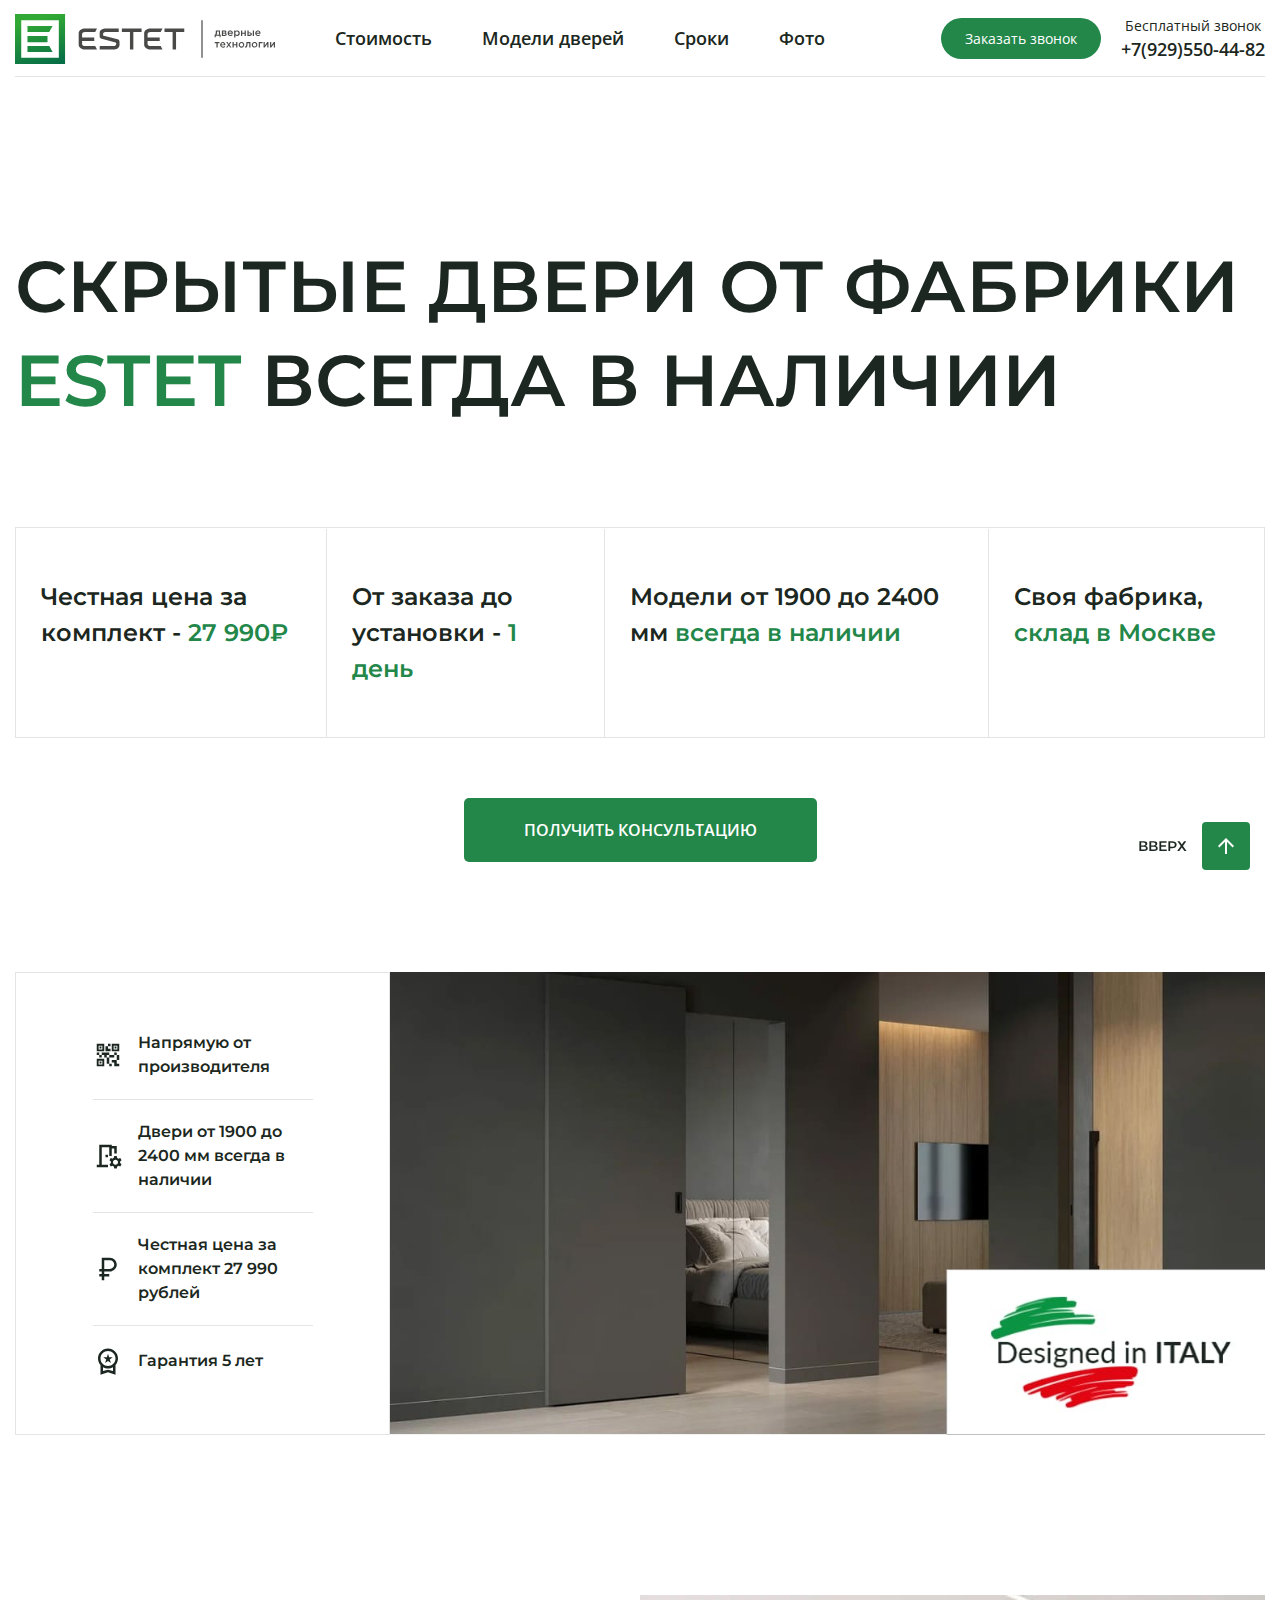
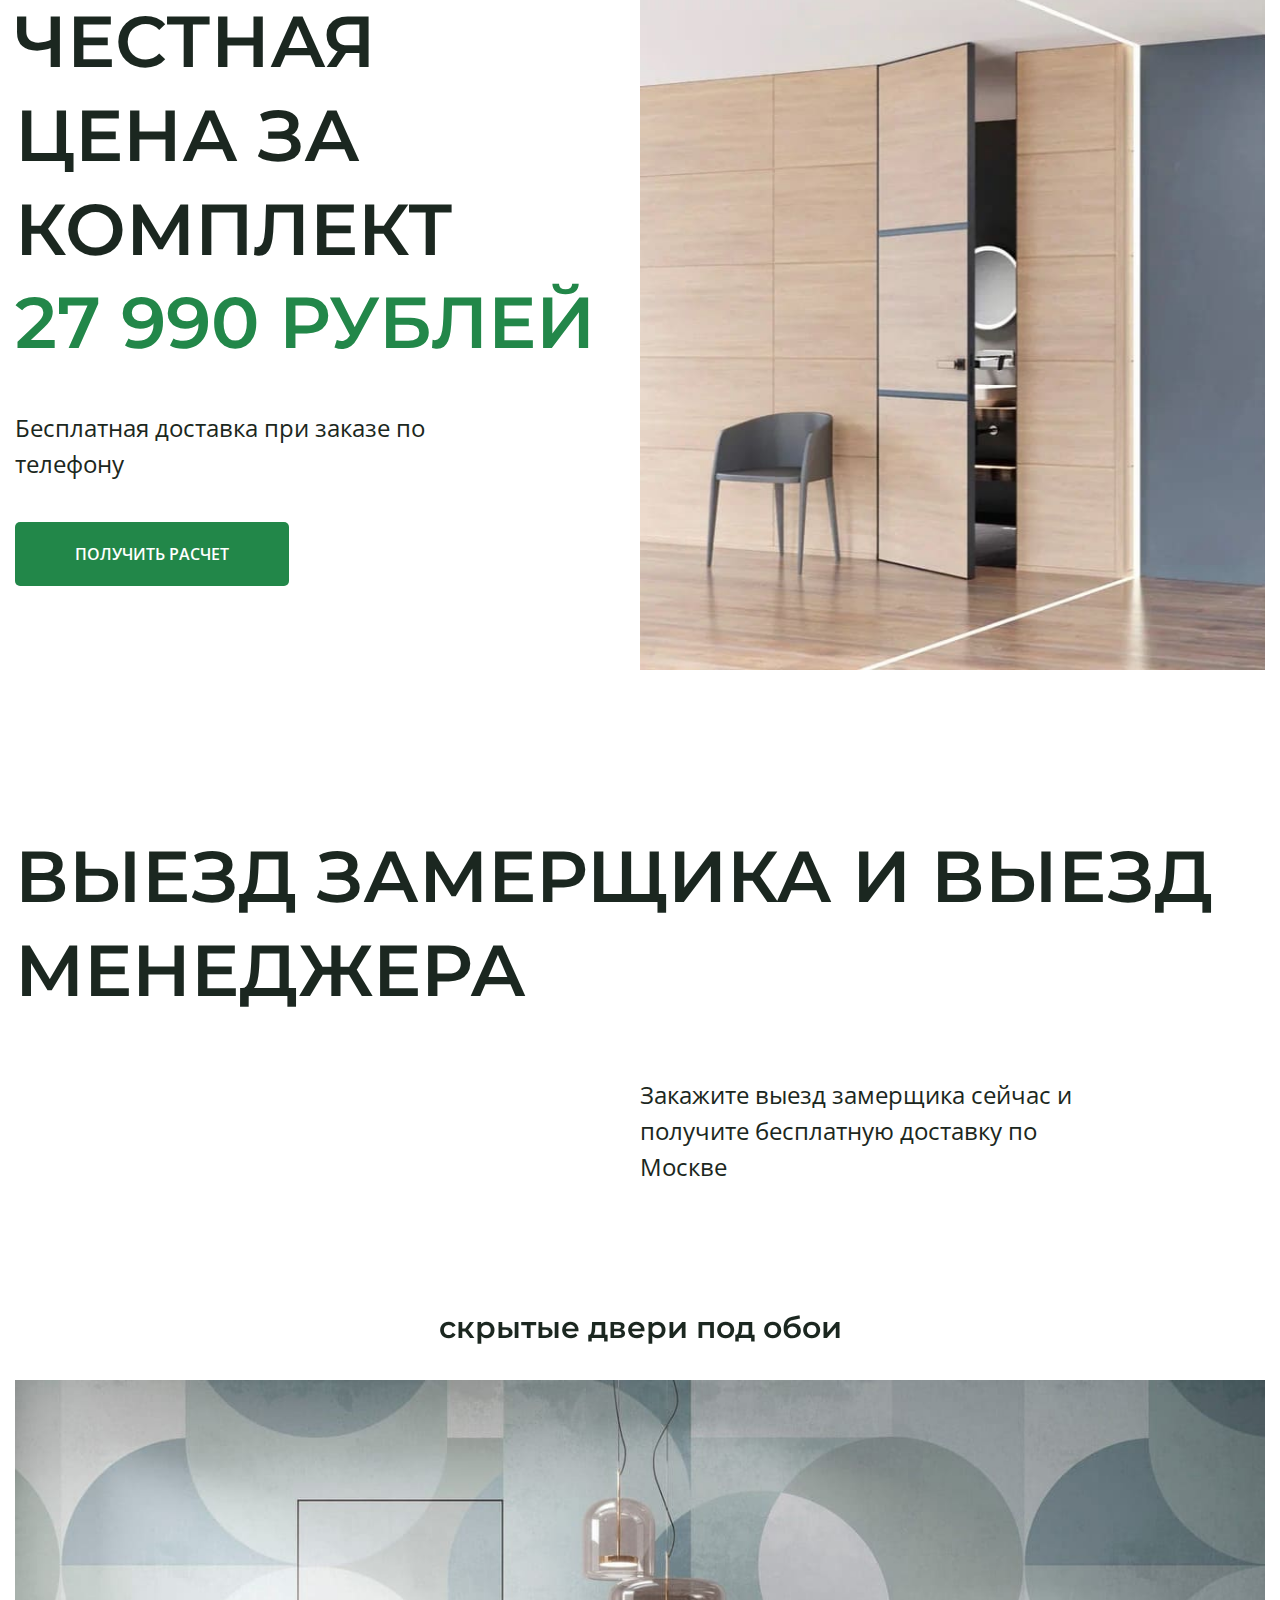
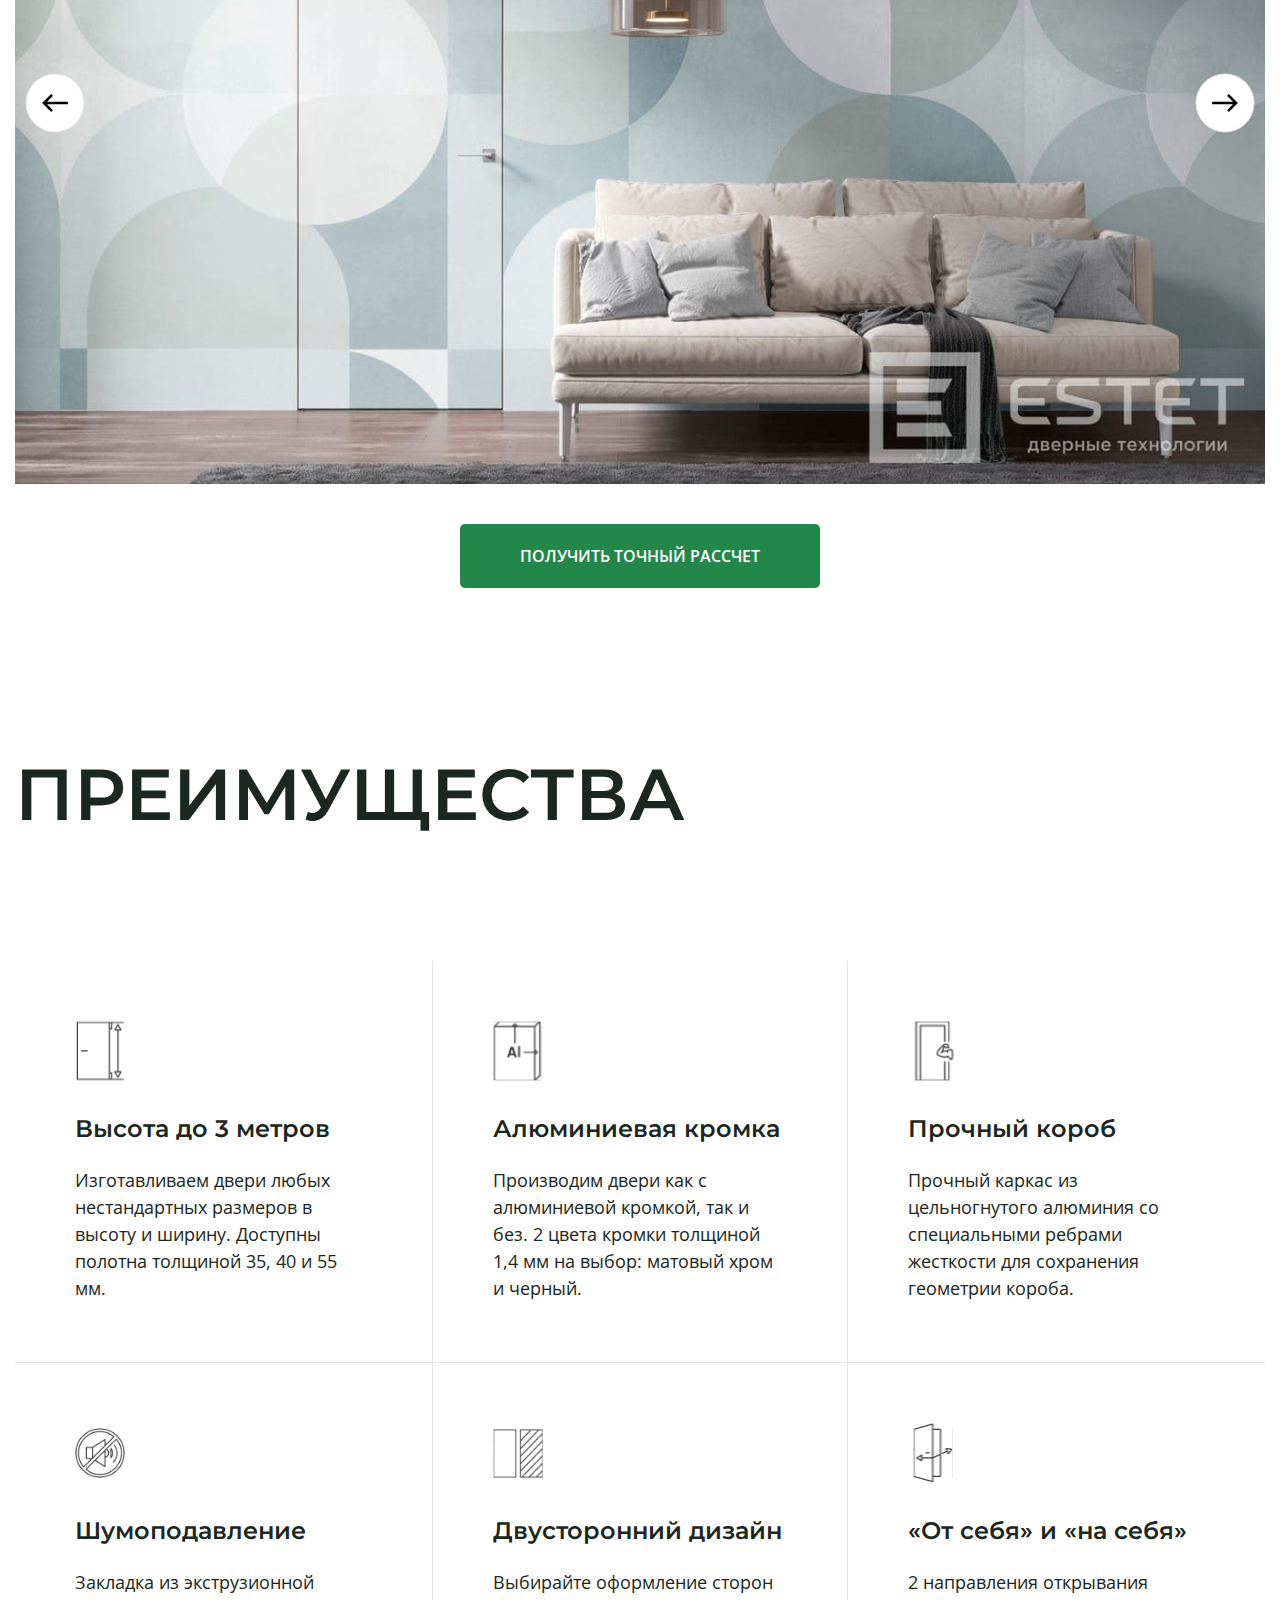
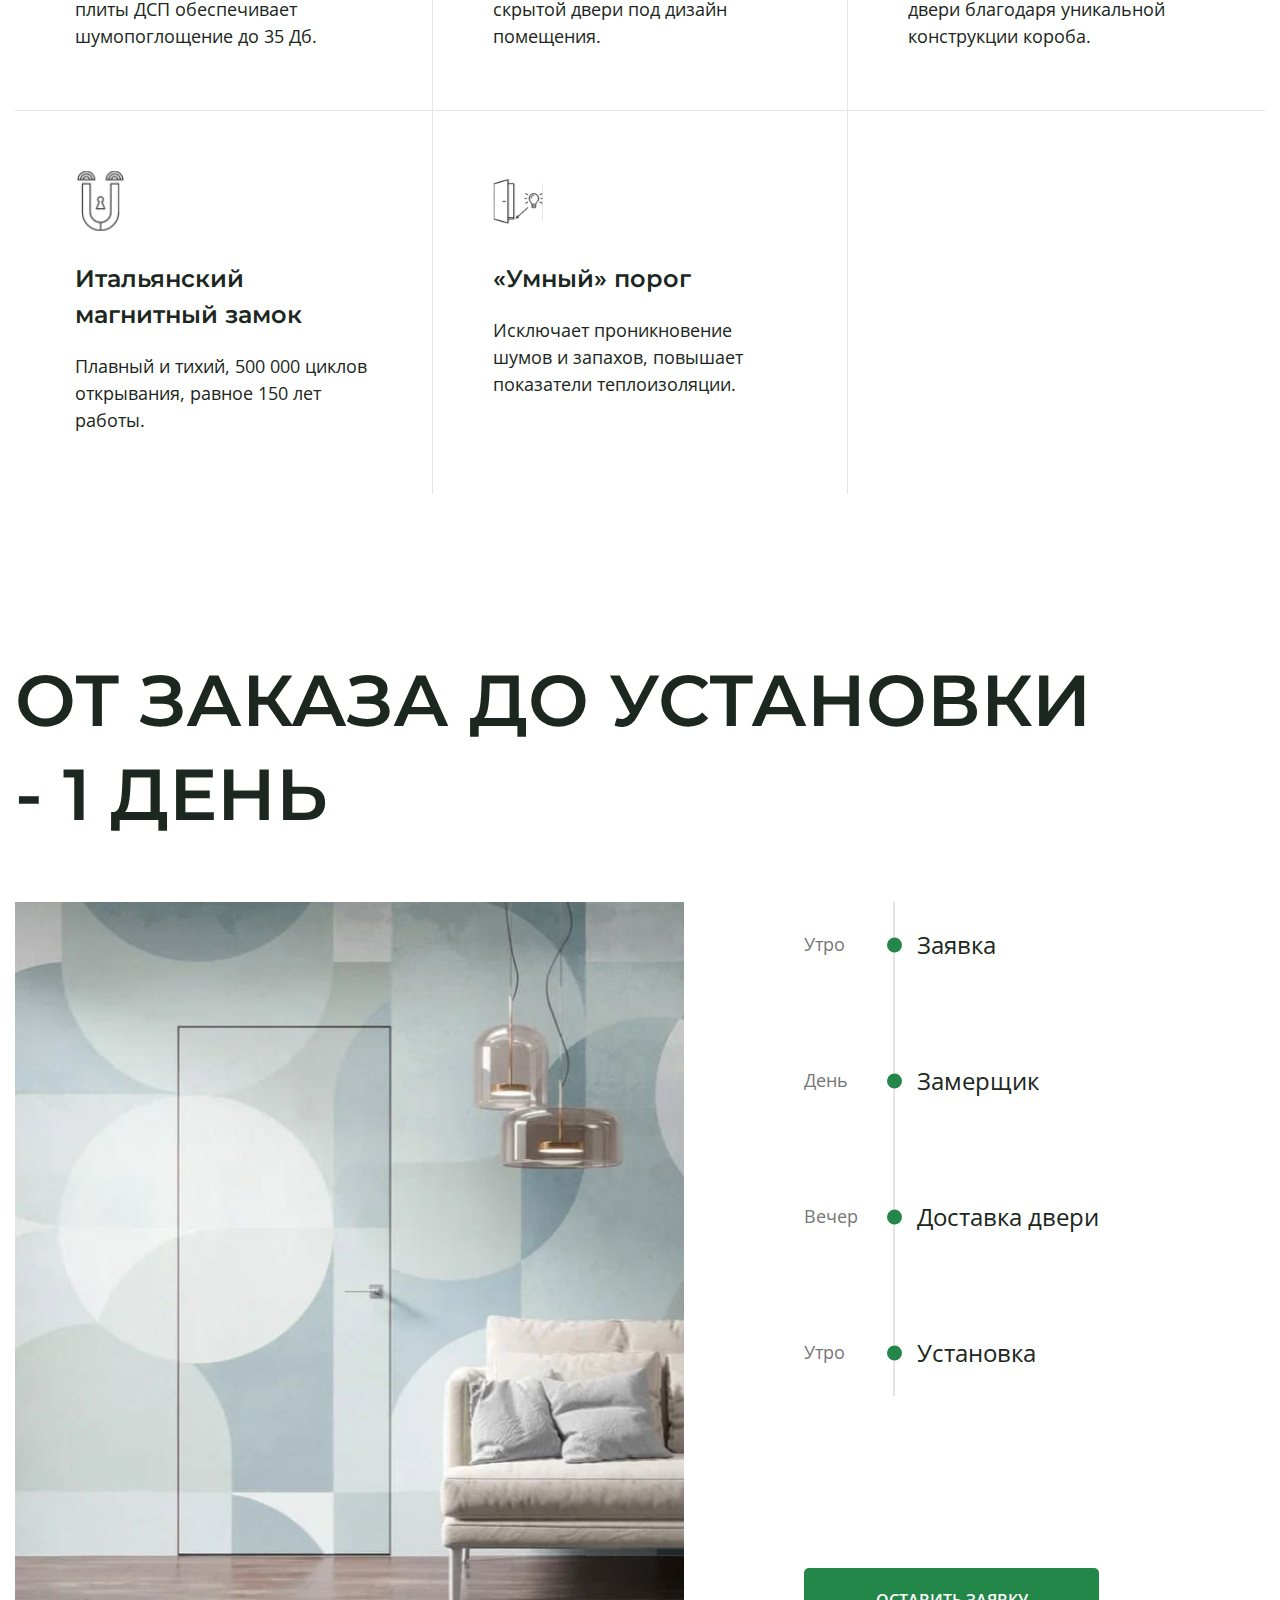
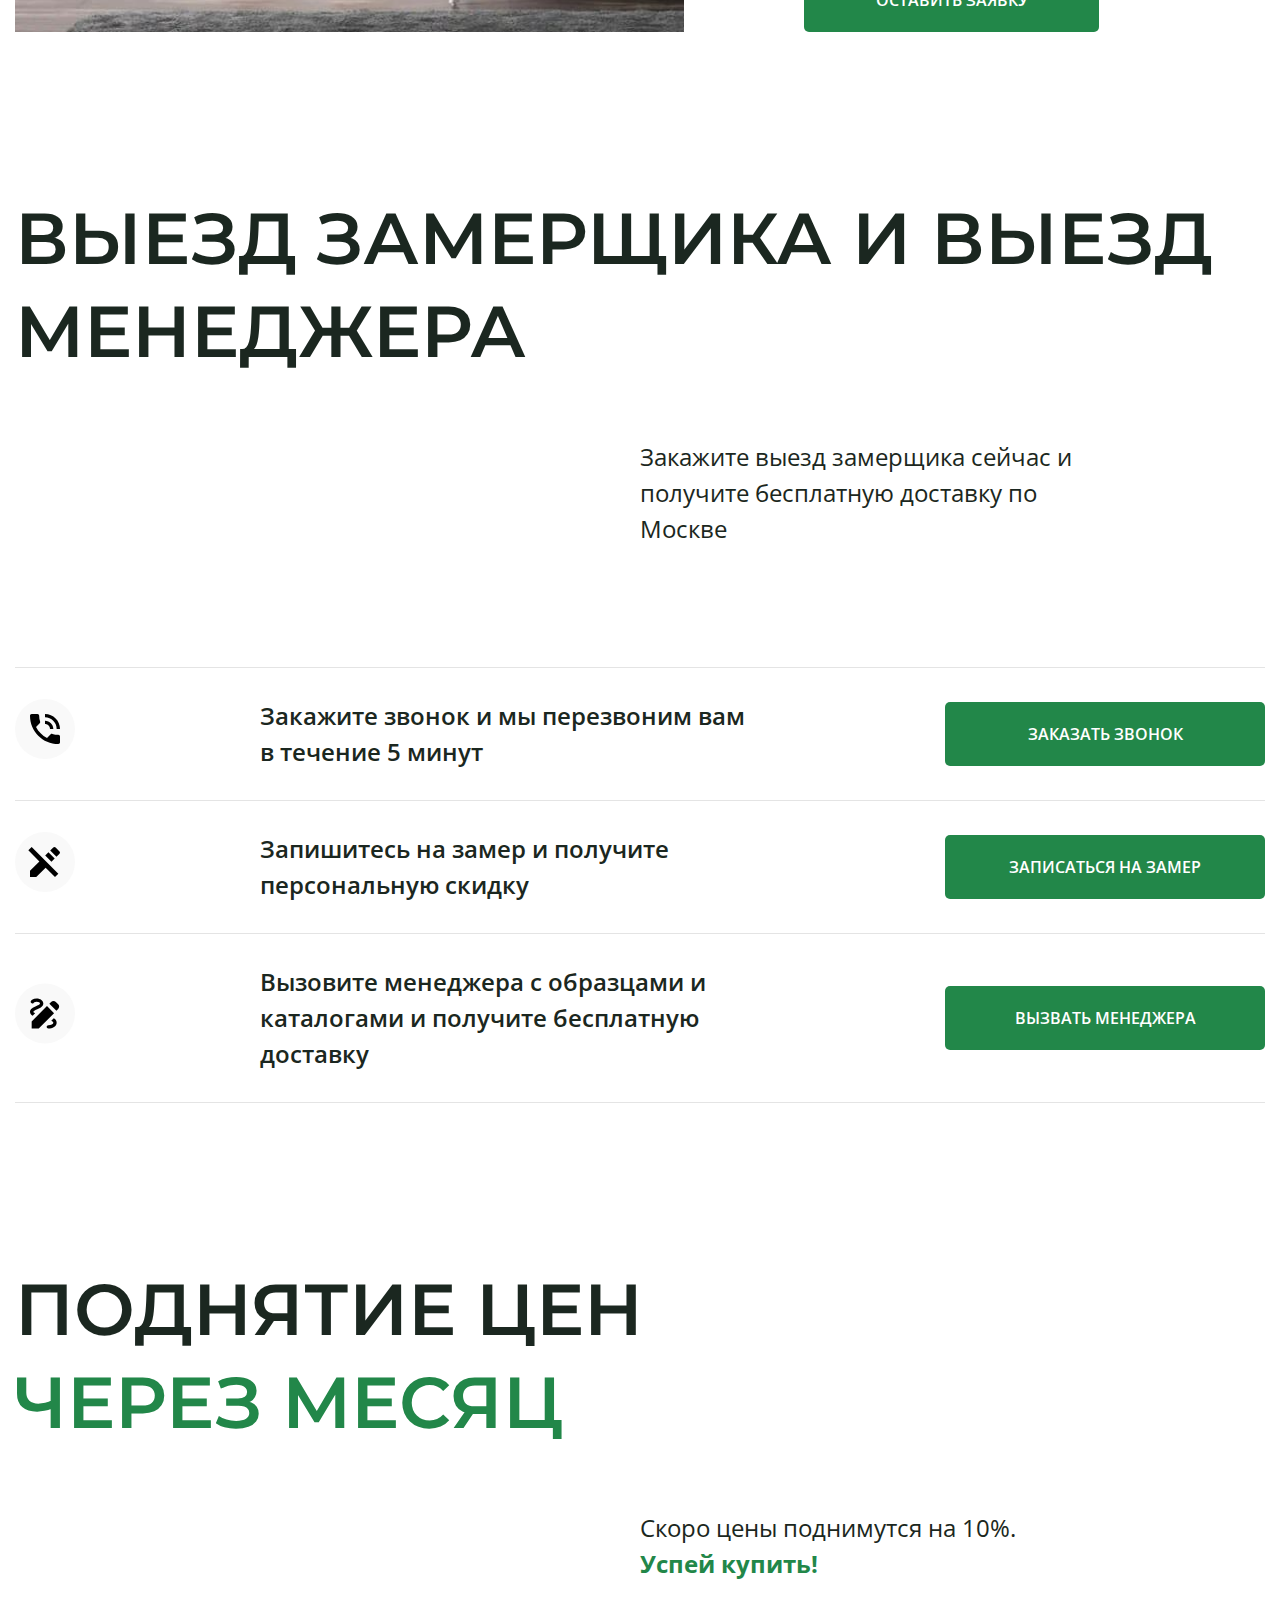
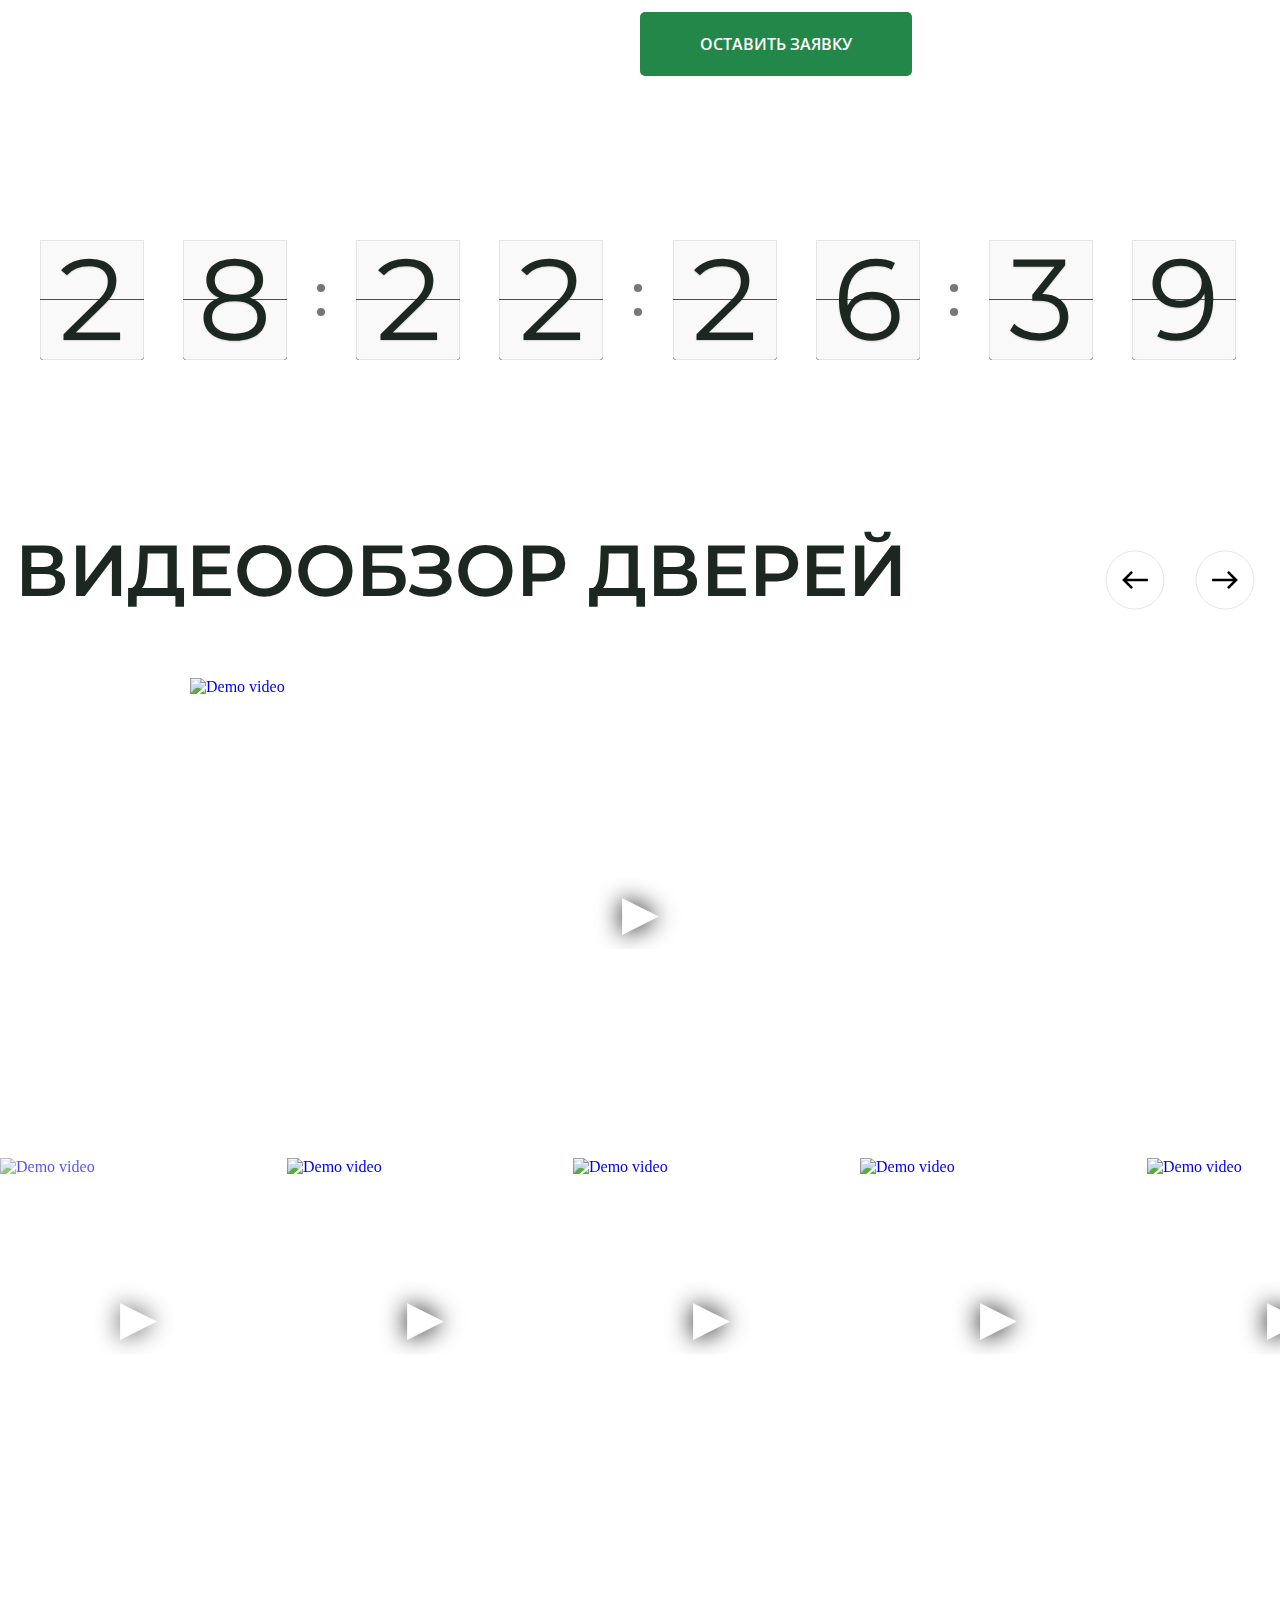
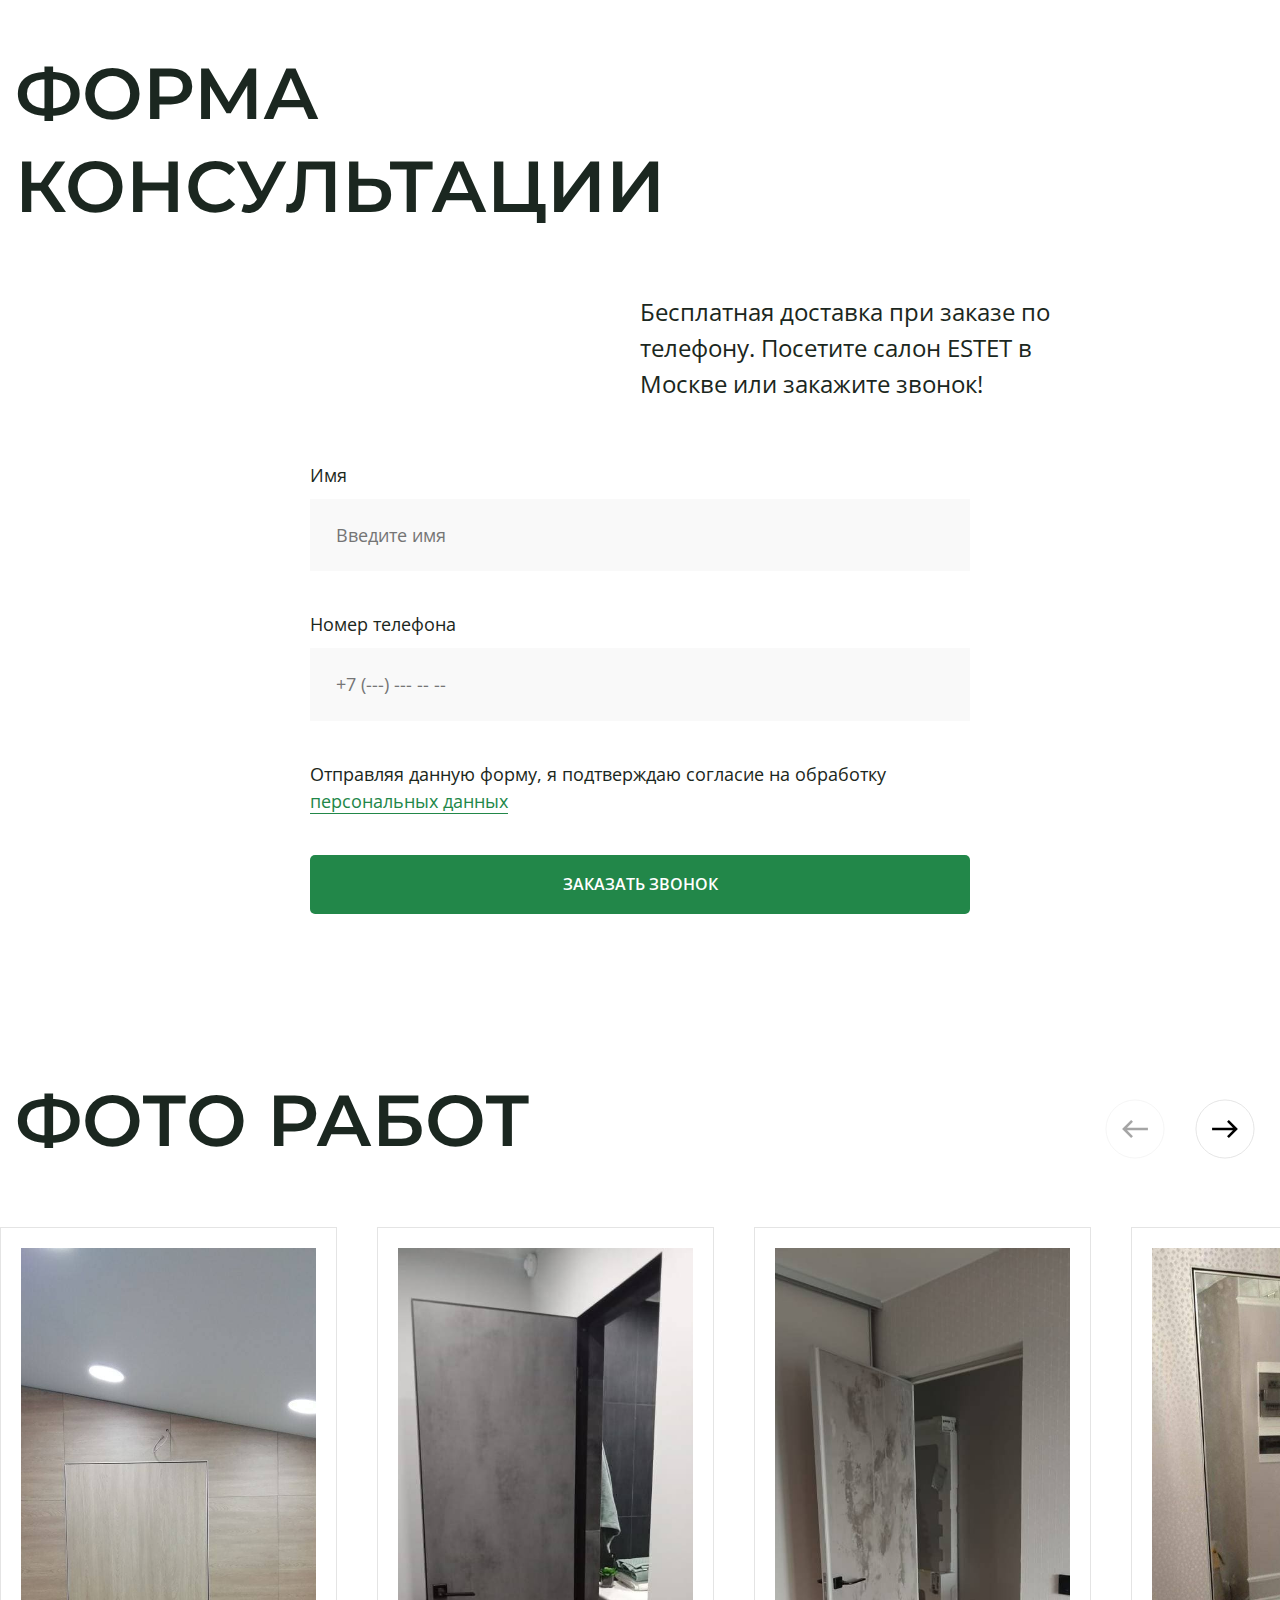
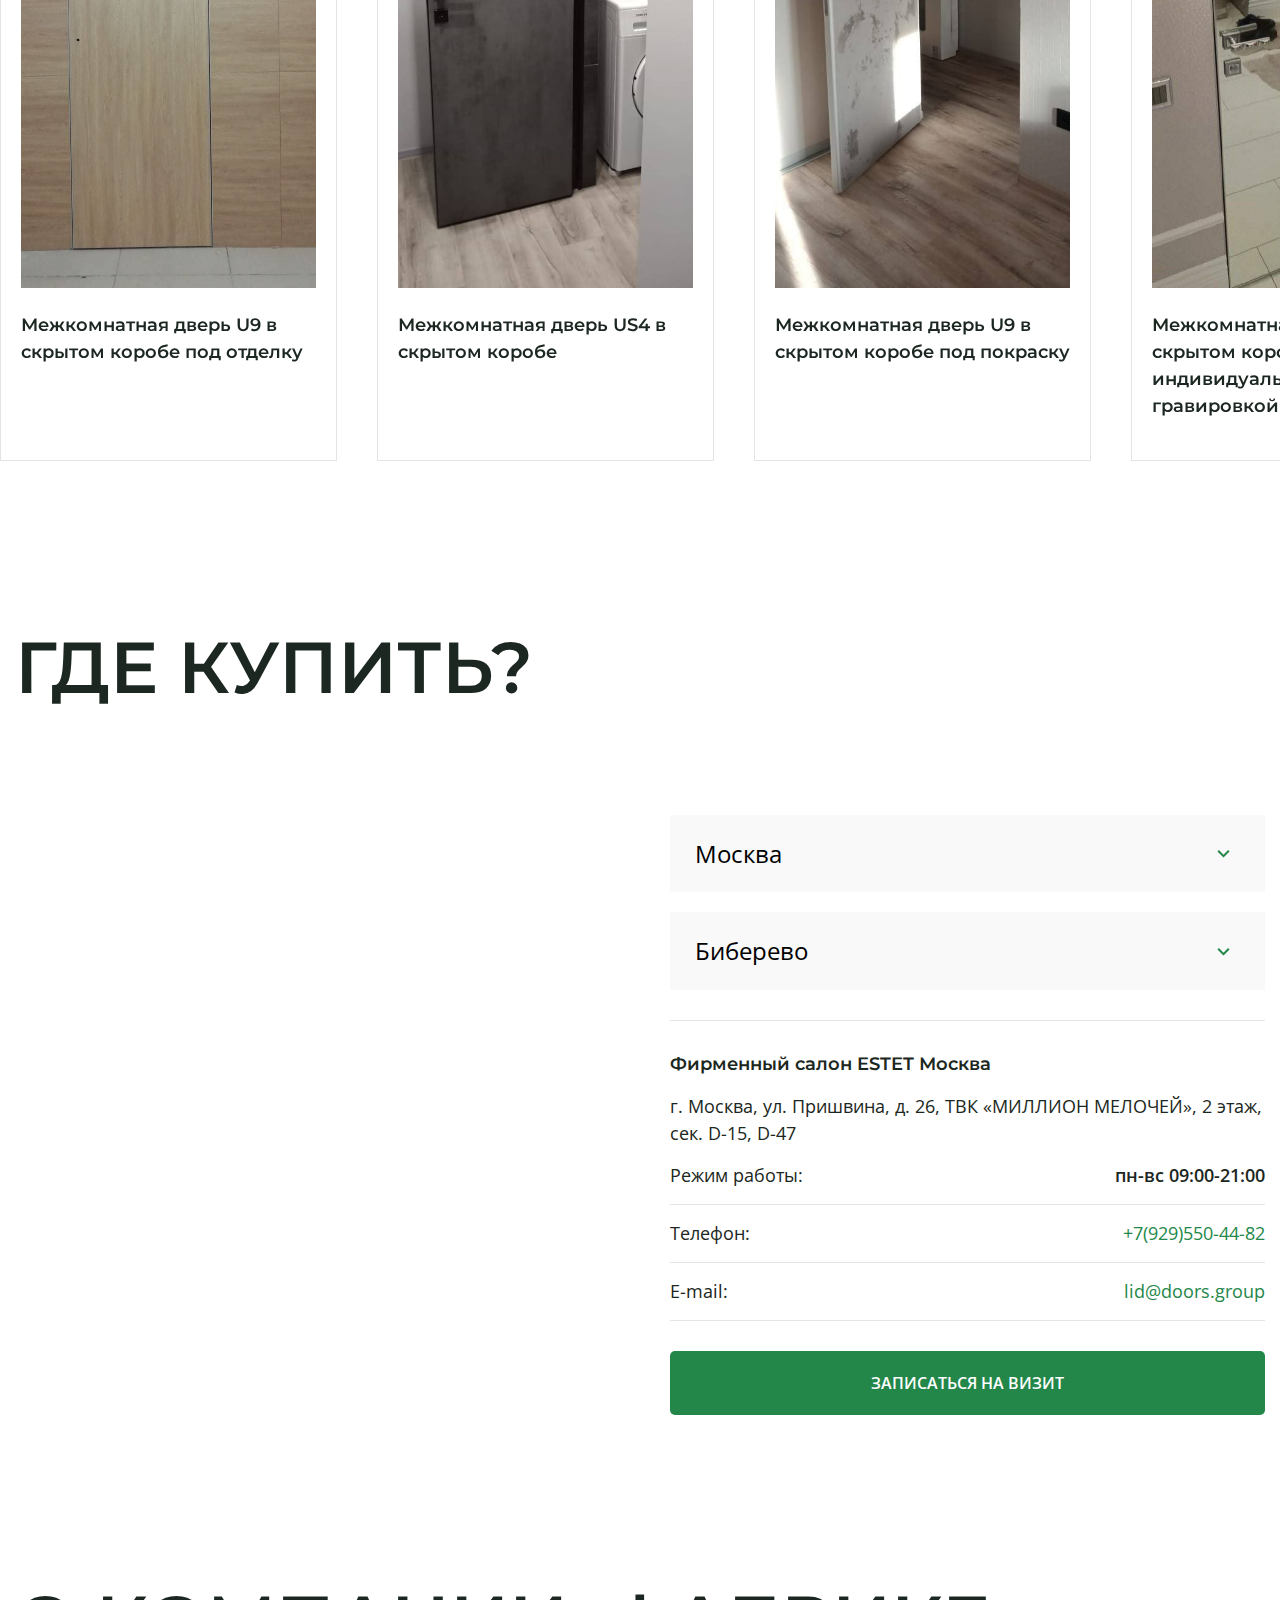
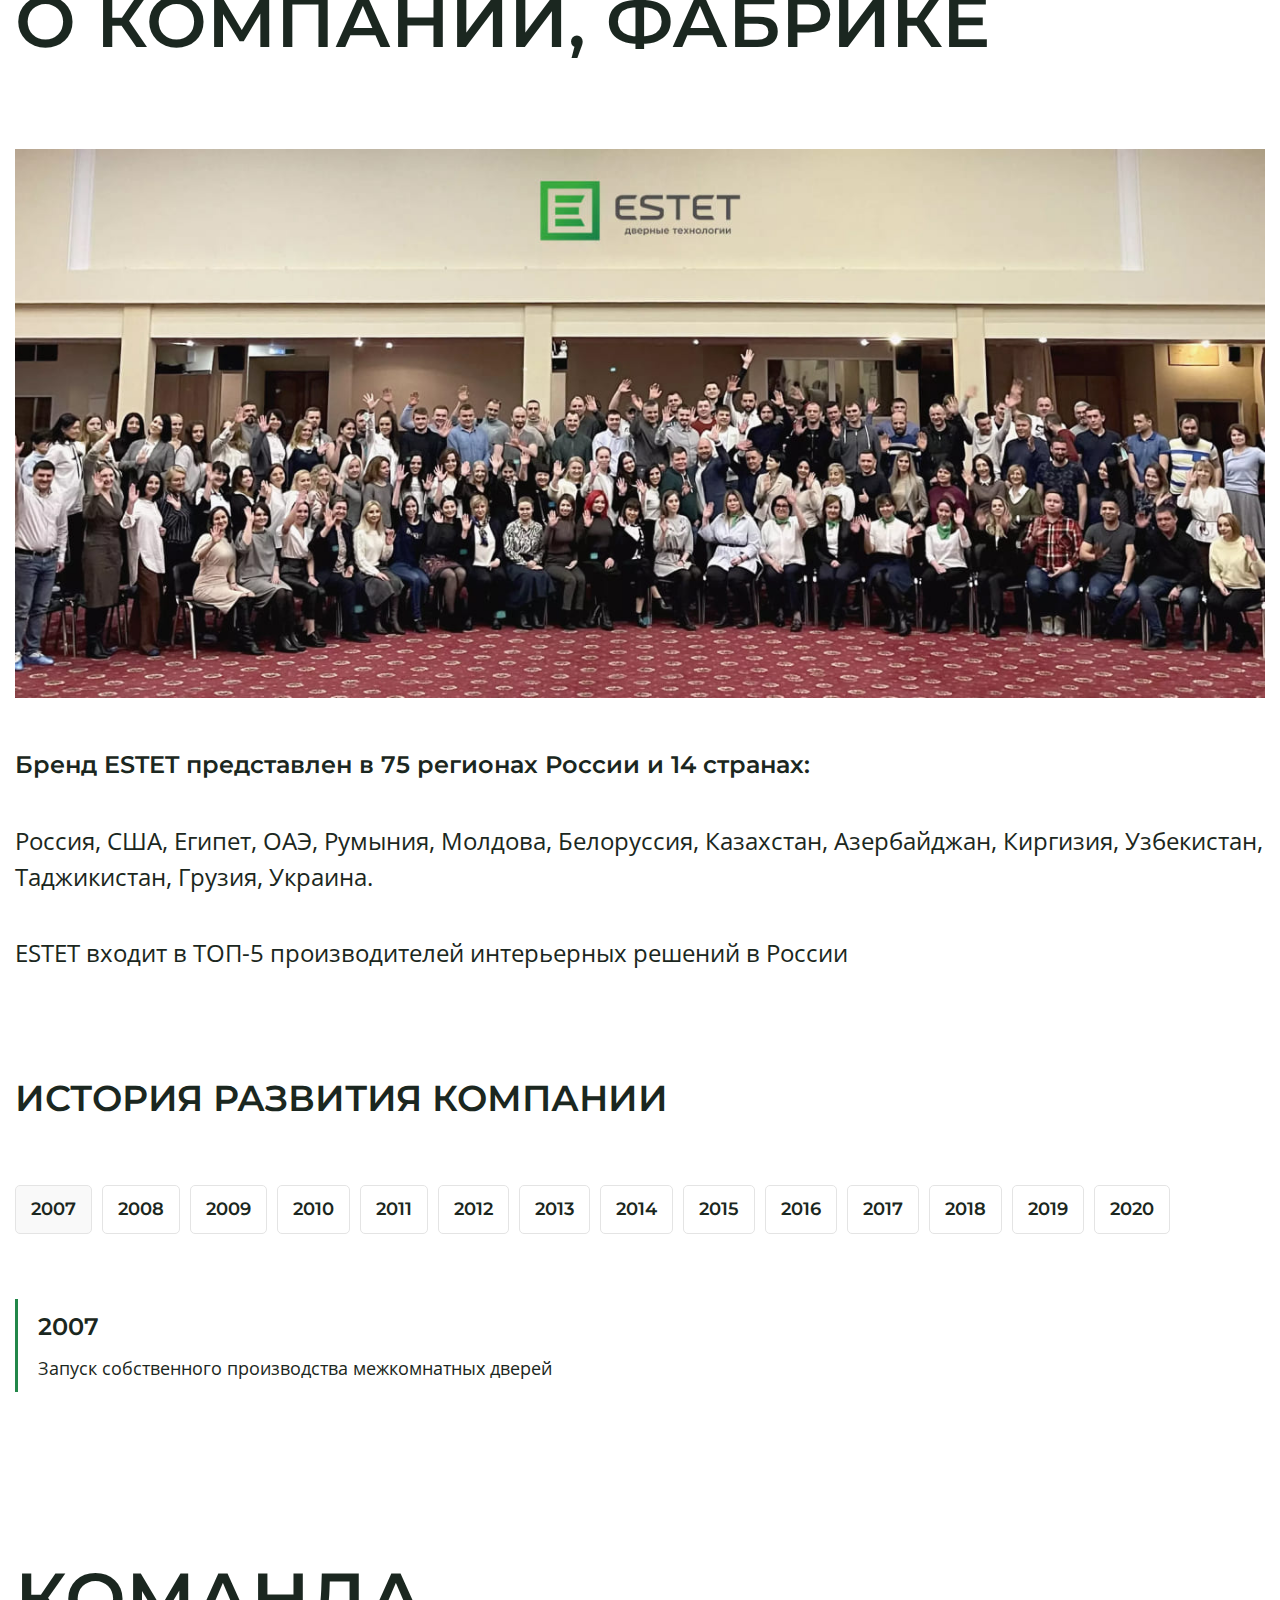
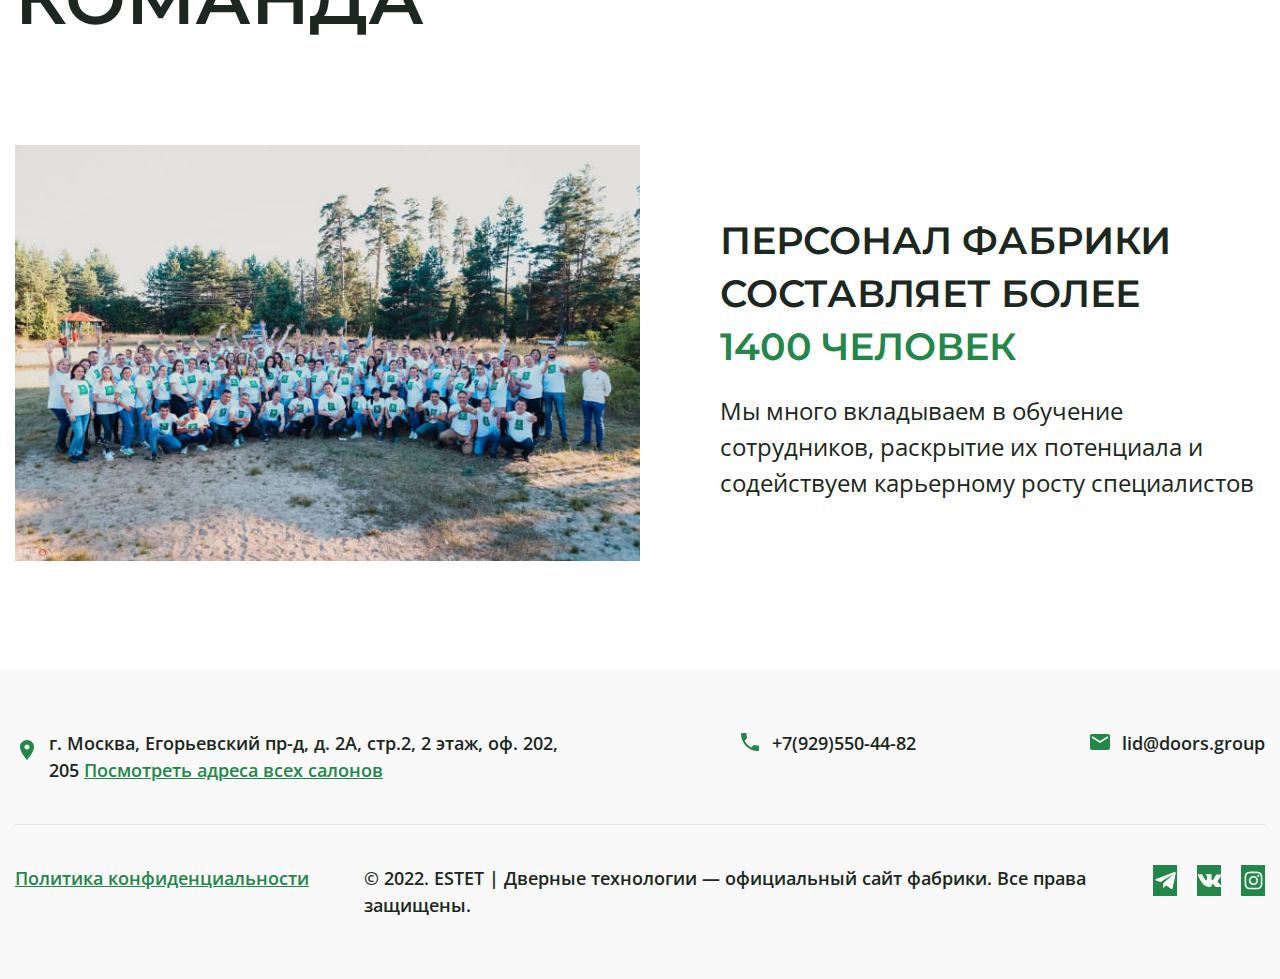
<file: index.html>
<!DOCTYPE html>
<html lang="ru">
  <head>
    <meta charset="UTF-8" />
    <meta http-equiv="X-UA-Compatible" content="IE=edge" />
    <meta name="viewport" content="width=device-width, initial-scale=1.0" />
    <meta
      name="description"
      content=" Двери всегда в наличии, от 1900мм до 2400мм. Честная цена 29900Р за комплект, напрямую от производителя. Бесплатная доставка при заказе по телефону, плюс выезд менеджера и замерщика по адресу"
    />
    <meta
      name="keywords"
      content="скрытые двери, скрытые двери купить в москве, скрытые межкомнатные двери, дверь невидимка, двери под покраску, invisible дверь, дверь инвизибл, двери под покраску купить, скрытые двери под покраску, двери под обои, скрытая дверь под обои, скрытый короб"
    />
    <title>
      Скрытые межкомнатные двери невидимки от производителя - фабрика Estet
    </title>
    <link rel="icon" href="/favicon.ico" type="image/x-icon" />
    <link rel="preconnect" href="https://fonts.googleapis.com" />
    <link rel="preconnect" href="https://fonts.gstatic.com" crossorigin />
    <link
      href="https://fonts.googleapis.com/css2?family=Montserrat:wght@400;600&family=Open+Sans:wght@400;600&display=swap"
      rel="stylesheet"
    />
    <link rel="stylesheet" href="css/swiper8.css" />
    <link rel="stylesheet" href="css/simplebar.css" />
    <link rel="stylesheet" href="css/fancybox3.5.7.css" />
    <link rel="stylesheet" href="css/normalize.css" />
    <link rel="stylesheet" href="css/flipclock.css" />
    <link rel="stylesheet" href="css/style.css" />
    <script src="https://www.googleoptimize.com/optimize.js?id=OPT-MCWH7GF"></script>
    <!-- Yandex.Metrika counter -->
    <script type="text/javascript">
      (function (m, e, t, r, i, k, a) {
        m[i] =
          m[i] ||
          function () {
            (m[i].a = m[i].a || []).push(arguments);
          };
        m[i].l = 1 * new Date();
        (k = e.createElement(t)),
          (a = e.getElementsByTagName(t)[0]),
          (k.async = 1),
          (k.src = r),
          a.parentNode.insertBefore(k, a);
      })(
        window,
        document,
        "script",
        "https://mc.yandex.ru/metrika/tag.js",
        "ym"
      );

      ym(88662844, "init", {
        clickmap: true,
        trackLinks: true,
        accurateTrackBounce: true,
        webvisor: true,
      });
    </script>
    <noscript
      ><div>
        <img
          src="https://mc.yandex.ru/watch/88662844"
          style="position: absolute; left: -9999px"
          alt=""
        /></div
    ></noscript>
    <!-- /Yandex.Metrika counter -->
    <!-- Global site tag (gtag.js) - Google Analytics -->
    <script
      async
      src="https://www.googletagmanager.com/gtag/js?id=G-YDBBKKNXN6"
    ></script>
    <script>
      window.dataLayer = window.dataLayer || [];
      function gtag() {
        dataLayer.push(arguments);
      }
      gtag("js", new Date());

      gtag("config", "G-YDBBKKNXN6");
    </script>
    <noscript
      ><div>
        <img
          src="https://mc.yandex.ru/watch/88662844"
          style="position: absolute; left: -9999px"
          alt=""
        /></div
    ></noscript>
    <!-- /Yandex.Metrika counter -->
  </head>
  <body>
    <header class="header">
      <div class="container">
        <div class="header__body">
          <!-- logo -->
          <a href="/" class="header__logo">
            <img class="header__logo-img" alt="Логотип" src="img/logo.svg" />
          </a>
          <!-- burger -->
          <div class="header__burger">
            <span></span>
            <span></span>
            <span></span>
          </div>
          <!-- navigation -->
          <nav class="header__menu">
            <!-- header__list -->
            <div class="main-menu">
              <h3 class="main-menu__title">Меню</h3>
              <div class="header__list">
                <ul class="main-menu__list">
                  <li class="main-menu__li">
                    <a href="#cost" class="header__link link-hover">
                      Стоимость
                    </a>
                  </li>
                  <li class="main-menu__li">
                    <a href="#doors-models" class="header__link link-hover">
                      Модели дверей
                    </a>
                  </li>
                  <li class="main-menu__li">
                    <a href="#term" class="header__link link-hover"> Сроки </a>
                  </li>
                  <li class="main-menu__li">
                    <a href="#photo-gallery" class="header__link link-hover">
                      Фото
                    </a>
                  </li>
                </ul>
              </div>
            </div>
          </nav>
          <!-- callback -->
          <div class="header__callback">
            <a data-fancybox data-src="#main-popup_1" class="btn-callback"
              >Заказать звонок</a
            >
            <div class="header__phone-wrap">
              <span class="header__phone-span">Бесплатный звонок</span>
              <a class="header__phone-link" href="tel:+7(929)550-44-82">
                <span class="header__phone-txt">+7(929)550-44-82</span>
                <img
                  class="header__phone-icon"
                  alt="Позвонить"
                  src="img/icons/menu-phone.svg"
                />
              </a>
            </div>
          </div>
        </div>
      </div>
    </header>
    <main class="main">
      <section class="section-page1">
        <div class="page1">
          <div class="container">
            <h1 class="page1__title">
              Скрытые двери от фабрики
              <span class="active-color">Estet</span> всегда в наличии
            </h1>
            <div class="page1-descr">
              <div class="page1-descr__item">
                <p class="page1-descr__txt">
                  Честная цена за комплект -
                  <span class="active-color">27 990₽</span>
                </p>
              </div>
              <div class="page1-descr__item">
                <p class="page1-descr__txt">
                  От заказа до установки -
                  <span class="active-color">1 день</span>
                </p>
              </div>
              <div class="page1-descr__item">
                <p class="page1-descr__txt">
                  Модели от 1900 до 2400 мм
                  <span class="active-color">всегда в наличии</span>
                </p>
              </div>
              <div class="page1-descr__item">
                <p class="page1-descr__txt">
                  Своя фабрика, <span class="active-color">склад в Москве</span>
                </p>
              </div>
            </div>
            <div class="page1__btn-wrap">
              <a data-fancybox data-src="#main-popup_1" class="main-btn"
                >получить консультацию</a
              >
            </div>
          </div>
        </div>
        <div class="container">
          <div class="page1-credits">
            <div class="page1-credits__item">
              <ul class="page1-credits__list">
                <li class="page1-credits__li">
                  <p class="credits">
                    <img
                      class="credits__icon"
                      data-src="img/icons/1block/qr.svg"
                      alt="Куар код"
                    />
                    <span class="credits__txt">
                      Напрямую от производителя
                    </span>
                  </p>
                </li>
                <li class="page1-credits__li">
                  <p class="credits">
                    <img
                      class="credits__icon"
                      data-src="img/icons/1block/doors-set.svg"
                      alt="Куар код"
                    />
                    <span class="credits__txt">
                      Двери от 1900 до 2400 мм всегда в наличии
                    </span>
                  </p>
                </li>
                <li class="page1-credits__li">
                  <p class="credits">
                    <img
                      class="credits__icon"
                      data-src="img/icons/1block/rub.svg"
                      alt="Куар код"
                    />
                    <span class="credits__txt">
                      Честная цена за комплект 27 990 рублей
                    </span>
                  </p>
                </li>
                <li class="page1-credits__li">
                  <p class="credits">
                    <img
                      class="credits__icon"
                      data-src="img/icons/1block/escrow.svg"
                      alt="Куар код"
                    />
                    <span class="credits__txt"> Гарантия 5 лет </span>
                  </p>
                </li>
              </ul>
            </div>
            <div class="page1-credits__item">
              <picture>
                <source
                  srcset="img/img-credits.jpg"
                  media="(min-width: 550px)"
                />
                <img
                  data-src="img/img-credits-mob.png"
                  alt="Раздвижная дверь. Сделано в Италии"
                  class="page1-credits__img"
                />
              </picture>
            </div>
          </div>
        </div>
      </section>
      <section id="cost" class="section-price-promo">
        <div class="container">
          <div class="price-promo">
            <div class="price-promo__item">
              <h2 class="price-promo__title">
                Честная цена за комплект
                <span class="active-color db">27 990 рублей</span>
              </h2>
              <span class="price-promo__sub-title">
                Бесплатная доставка при заказе по телефону
              </span>
              <a
                data-fancybox
                data-src="#main-popup_2"
                class="main-btn price-promo__btn"
                >Получить расчет</a
              >
            </div>
            <div class="price-promo__item">
              <img
                class="price-promo__img"
                data-src="img/open-door.jpg"
                alt="Открытая дверь"
              />
            </div>
          </div>
        </div>
      </section>
      <section id="doors-models" class="section section-types-doors">
        <div class="container">
          <h2>Выезд замерщика и выезд менеджера</h2>
          <div class="asymmetric">
            <p class="asymmetric__txt">
              Закажите выезд замерщика сейчас и получите бесплатную доставку по
              Москве
            </p>
          </div>
          <div class="types-doors">
            <!-- Slider main container -->
            <div class="swiper swiper-types-doors">
              <!-- Additional required wrapper -->
              <div class="swiper-wrapper">
                <!-- Slides -->
                <div class="swiper-slide">
                  <div class="swiper-img-zoom">
                    <h3 class="swiper-types-doors__h3">
                      скрытые двери под обои
                    </h3>
                    <img
                      class="swiper-types-doors__img"
                      src="img/slider-types-doors/1.jpg"
                      alt="Раздвижная дверь"
                    />
                  </div>
                </div>
                <div class="swiper-slide">
                  <div class="swiper-img-zoom">
                    <h3 class="swiper-types-doors__h3">
                      скрытые двери под обои
                    </h3>
                    <img
                      class="swiper-types-doors__img"
                      src="img/slider-types-doors/2.jpg"
                      alt="Раздвижная дверь"
                    />
                  </div>
                </div>
                <div class="swiper-slide">
                  <div class="swiper-img-zoom">
                    <h3 class="swiper-types-doors__h3">
                      скрытые двери под штукатурку
                    </h3>
                    <img
                      class="swiper-types-doors__img"
                      src="img/slider-types-doors/3.jpg"
                      alt="Раздвижная дверь"
                    />
                  </div>
                </div>
                <div class="swiper-slide">
                  <div class="swiper-img-zoom">
                    <h3 class="swiper-types-doors__h3">
                      скрытые двери под покраску
                    </h3>
                    <img
                      loading="lazy"
                      class="swiper-types-doors__img"
                      data-src="img/slider-types-doors/4.jpg"
                      alt="Раздвижная дверь"
                    />
                  </div>
                </div>
                <div class="swiper-slide">
                  <div class="swiper-img-zoom">
                    <h3 class="swiper-types-doors__h3">
                      скрытые двери под штукатурку
                    </h3>
                    <img
                      loading="lazy"
                      class="swiper-types-doors__img"
                      src="img/slider-types-doors/5.jpg"
                      alt="Раздвижная дверь"
                    />
                  </div>
                </div>
                <div class="swiper-slide">
                  <div class="swiper-img-zoom">
                    <h3 class="swiper-types-doors__h3">
                      скрытые двери под обои
                    </h3>
                    <img
                      loading="lazy"
                      class="swiper-types-doors__img"
                      src="img/slider-types-doors/6.jpg"
                      alt="Раздвижная дверь"
                    />
                  </div>
                </div>
                <div class="swiper-slide">
                  <div class="swiper-img-zoom">
                    <h3 class="swiper-types-doors__h3">
                      скрытые двери под покраску
                    </h3>
                    <img
                      loading="lazy"
                      class="swiper-types-doors__img"
                      src="img/slider-types-doors/7.jpg"
                      alt="Раздвижная дверь"
                    />
                  </div>
                </div>
                <div class="swiper-slide">
                  <div class="swiper-img-zoom">
                    <h3 class="swiper-types-doors__h3">
                      скрытые двери под штукатурку
                    </h3>
                    <img
                      loading="lazy"
                      class="swiper-types-doors__img"
                      src="img/slider-types-doors/8.jpg"
                      alt="Раздвижная дверь"
                    />
                  </div>
                </div>
                <div class="swiper-slide">
                  <div class="swiper-img-zoom">
                    <h3 class="swiper-types-doors__h3">
                      скрытые двери с зеркалом и гравировкой
                    </h3>
                    <img
                      loading="lazy"
                      class="swiper-types-doors__img"
                      src="img/slider-types-doors/9.jpg"
                      alt="Раздвижная дверь"
                    />
                  </div>
                </div>
                <div class="swiper-slide">
                  <div class="swiper-img-zoom">
                    <h3 class="swiper-types-doors__h3">
                      скрытые двери с зеркалом
                    </h3>
                    <img
                      loading="lazy"
                      class="swiper-types-doors__img"
                      src="img/slider-types-doors/10.jpg"
                      alt="Раздвижная дверь"
                    />
                  </div>
                </div>
                <div class="swiper-slide">
                  <div class="swiper-img-zoom">
                    <h3 class="swiper-types-doors__h3">
                      двери скрытого монтажа
                    </h3>
                    <img
                      loading="lazy"
                      class="swiper-types-doors__img"
                      src="img/slider-types-doors/11.jpg"
                      alt="Раздвижная дверь"
                    />
                  </div>
                </div>
                <div class="swiper-slide">
                  <div class="swiper-img-zoom">
                    <h3 class="swiper-types-doors__h3">
                      двери скрытого монтажа с отделкой
                    </h3>
                    <img
                      loading="lazy"
                      class="swiper-types-doors__img"
                      src="img/slider-types-doors/12.jpg"
                      alt="Раздвижная дверь"
                    />
                  </div>
                </div>
                <div class="swiper-slide">
                  <div class="swiper-img-zoom">
                    <h3 class="swiper-types-doors__h3">
                      классические двери скрытого монтажа
                    </h3>
                    <img
                      loading="lazy"
                      class="swiper-types-doors__img"
                      src="img/slider-types-doors/13.jpg"
                      alt="Раздвижная дверь"
                    />
                  </div>
                </div>
                <div class="swiper-slide">
                  <div class="swiper-img-zoom">
                    <h3 class="swiper-types-doors__h3">
                      скрытые двери с зеркалом и гравировкой
                    </h3>
                    <img
                      loading="lazy"
                      class="swiper-types-doors__img"
                      src="img/slider-types-doors/14.jpg"
                      alt="Раздвижная дверь"
                    />
                  </div>
                </div>
                <div class="swiper-slide">
                  <div class="swiper-img-zoom">
                    <h3 class="swiper-types-doors__h3">
                      двери скрытого монтажа триплекс
                    </h3>
                    <img
                      loading="lazy"
                      class="swiper-types-doors__img"
                      src="img/slider-types-doors/15.jpg"
                      alt="Раздвижная дверь"
                    />
                  </div>
                </div>
                <div class="swiper-slide">
                  <div class="swiper-img-zoom">
                    <h3 class="swiper-types-doors__h3">
                      классические двери скрытого монтажа
                    </h3>
                    <img
                      loading="lazy"
                      class="swiper-types-doors__img"
                      src="img/slider-types-doors/16.jpg"
                      alt="Раздвижная дверь"
                    />
                  </div>
                </div>
                <div class="swiper-slide">
                  <div class="swiper-img-zoom">
                    <h3 class="swiper-types-doors__h3">
                      двери скрытого монтажа неоклассика
                    </h3>
                    <img
                      loading="lazy"
                      class="swiper-types-doors__img"
                      src="img/slider-types-doors/17.jpg"
                      alt="Раздвижная дверь"
                    />
                  </div>
                </div>
                <div class="swiper-slide">
                  <div class="swiper-img-zoom">
                    <h3 class="swiper-types-doors__h3">
                      классические двери скрытого монтажа
                    </h3>
                    <img
                      loading="lazy"
                      class="swiper-types-doors__img"
                      src="img/slider-types-doors/18.jpg"
                      alt="Раздвижная дверь"
                    />
                  </div>
                </div>
                <div class="swiper-slide">
                  <div class="swiper-img-zoom">
                    <h3 class="swiper-types-doors__h3">
                      дверь с 3D эффектом скрытого монтажа
                    </h3>
                    <img
                      loading="lazy"
                      class="swiper-types-doors__img"
                      src="img/slider-types-doors/19.jpg"
                      alt="Раздвижная дверь"
                    />
                  </div>
                </div>
              </div>
              <!-- If we need navigation buttons -->
              <div class="swiper-button-prev"></div>
              <div class="swiper-button-next"></div>
            </div>
          </div>
          <div class="section-types-doors__btn-wrap">
            <a data-fancybox data-src="#main-popup_2" class="main-btn"
              >Получить точный рассчет</a
            >
          </div>
        </div>
      </section>
      <section class="section section-advantages">
        <div class="container">
          <h2 class="section-advantages__title">Преимущества</h2>
          <div class="advantages">
            <div id="accordion" class="accordion">
              <div class="accordion__item">
                <h3 class="accordion__title">
                  <img
                    class="accordion__icon"
                    data-src="img/icons/advantages/1.svg"
                    alt=""
                  />
                  <span class="accordion__title-txt">Высота до 3 метров</span>
                </h3>
                <div class="accordion__text">
                  <p>
                    Изготавливаем двери любых нестандартных размеров в высоту и
                    ширину. Доступны полотна толщиной 35, 40 и 55 мм.
                  </p>
                </div>
              </div>
              <div class="accordion__item">
                <h3 class="accordion__title">
                  <img
                    class="accordion__icon"
                    data-src="img/icons/advantages/2.svg"
                    alt=""
                  />
                  <span class="accordion__title-txt">Алюминиевая кромка</span>
                </h3>
                <div class="accordion__text">
                  <p>
                    Производим двери как с алюминиевой кромкой, так и без. 2
                    цвета кромки толщиной 1,4 мм на выбор: матовый хром и
                    черный.
                  </p>
                </div>
              </div>
              <div class="accordion__item">
                <h3 class="accordion__title">
                  <img
                    class="accordion__icon"
                    data-src="img/icons/advantages/3.svg"
                    alt=""
                  />
                  <span class="accordion__title-txt">Прочный короб</span>
                </h3>
                <div class="accordion__text">
                  <p>
                    Прочный каркас из цельногнутого алюминия со специальными
                    ребрами жесткости для сохранения геометрии короба.
                  </p>
                </div>
              </div>
              <div class="accordion__item">
                <h3 class="accordion__title">
                  <img
                    class="accordion__icon"
                    data-src="img/icons/advantages/4.svg"
                    alt=""
                  />
                  <span class="accordion__title-txt">Шумоподавление</span>
                </h3>
                <div class="accordion__text">
                  <p>
                    Закладка из экструзионной плиты ДСП обеспечивает
                    шумопоглощение до 35 Дб.
                  </p>
                </div>
              </div>
              <div class="accordion__item">
                <h3 class="accordion__title">
                  <img
                    class="accordion__icon"
                    data-src="img/icons/advantages/5.svg"
                    alt=""
                  />
                  <span class="accordion__title-txt">Двусторонний дизайн</span>
                </h3>
                <div class="accordion__text">
                  <p>
                    Выбирайте оформление сторон скрытой двери под дизайн
                    помещения.
                  </p>
                </div>
              </div>
              <div class="accordion__item">
                <h3 class="accordion__title">
                  <img
                    class="accordion__icon"
                    data-src="img/icons/advantages/6.svg"
                    alt=""
                  />
                  <span class="accordion__title-txt"
                    >«От себя» и «на себя»</span
                  >
                </h3>
                <div class="accordion__text">
                  <p>
                    2 направления открывания двери благодаря уникальной
                    конструкции короба.
                  </p>
                </div>
              </div>
              <div class="accordion__item">
                <h3 class="accordion__title">
                  <img
                    class="accordion__icon"
                    data-src="img/icons/advantages/7.svg"
                    alt=""
                  />
                  <span class="accordion__title-txt"
                    >Итальянский магнитный замок</span
                  >
                </h3>
                <div class="accordion__text">
                  <p>
                    Плавный и тихий, 500 000 циклов открывания, равное 150 лет
                    работы.
                  </p>
                </div>
              </div>
              <div class="accordion__item">
                <h3 class="accordion__title">
                  <img
                    class="accordion__icon"
                    data-src="img/icons/advantages/8.svg"
                    alt=""
                  />
                  <span class="accordion__title-txt">«Умный» порог</span>
                </h3>
                <div class="accordion__text">
                  <p>
                    Исключает проникновение шумов и запахов, повышает показатели
                    теплоизоляции.
                  </p>
                </div>
              </div>
            </div>
            <!-- accordion -->
          </div>
        </div>
      </section>
      <section id="term" class="section section-term">
        <div class="container">
          <h2 class="section-term__title">От заказа до установки - 1 день</h2>
          <div class="term">
            <div class="term__body">
              <div class="term__item">
                <img
                  data-src="img/pain-door.jpg"
                  alt="Крашенная под стену дверь"
                />
              </div>
              <div class="term__item">
                <ul class="term-timeline">
                  <li class="term-timeline__item">
                    <span class="term-timeline__day">Утро</span>
                    <span class="term-timeline__result">Заявка</span>
                  </li>
                  <li class="term-timeline__item">
                    <span class="term-timeline__day">День</span>
                    <span class="term-timeline__result">Замерщик</span>
                  </li>
                  <li class="term-timeline__item">
                    <span class="term-timeline__day">Вечер</span>
                    <span class="term-timeline__result">Доставка двери</span>
                  </li>
                  <li class="term-timeline__item">
                    <span class="term-timeline__day">Утро</span>
                    <span class="term-timeline__result">Установка</span>
                  </li>
                </ul>
                <a
                  data-fancybox
                  data-src="#main-popup_1"
                  class="main-btn term__btn"
                  >Оставить заявку</a
                >
              </div>
            </div>
          </div>
        </div>
      </section>
      <section class="section section-bring-manager">
        <div class="container">
          <h2 class="section-countdown__title">
            Выезд замерщика и выезд менеджера
          </h2>
          <div class="asymmetric">
            <p class="asymmetric__txt">
              Закажите выезд замерщика сейчас и получите бесплатную доставку по
              Москве
            </p>
          </div>
          <ul class="bring-manager">
            <li class="bring-manager__item">
              <div class="bring-manager__icon-wrap">
                <img
                  class="bring-manager__icon"
                  data-src="img/icons/bring-manager/phone.svg"
                  alt="Иконка телефона"
                />
              </div>
              <div class="bring-manager__txt-wrap">
                <p class="bring-manager__txt">
                  Закажите звонок и мы перезвоним вам в течение 5 минут
                </p>
              </div>
              <div class="bring-manager__btn-wrap">
                <a
                  data-fancybox
                  data-src="#main-popup_1"
                  class="main-btn bring-manager__btn"
                >
                  Заказать звонок
                </a>
              </div>
            </li>
            <li class="bring-manager__item">
              <div class="bring-manager__icon-wrap">
                <img
                  class="bring-manager__icon"
                  data-src="img/icons/bring-manager/pen-ex.svg"
                  alt="Иконка телефона"
                />
              </div>
              <div class="bring-manager__txt-wrap">
                <p class="bring-manager__txt">
                  Запишитесь на замер и получите персональную скидку
                </p>
              </div>
              <div class="bring-manager__btn-wrap">
                <a
                  data-fancybox
                  data-src="#main-popup_4"
                  class="main-btn bring-manager__btn"
                >
                  Записаться на замер
                </a>
              </div>
            </li>
            <li class="bring-manager__item">
              <div class="bring-manager__icon-wrap">
                <img
                  class="bring-manager__icon"
                  data-src="img/icons/bring-manager/pen-draw.svg"
                  alt="Иконка телефона"
                />
              </div>
              <div class="bring-manager__txt-wrap">
                <p class="bring-manager__txt">
                  Вызовите менеджера с образцами и каталогами и получите
                  бесплатную доставку
                </p>
              </div>
              <div class="bring-manager__btn-wrap">
                <a
                  data-fancybox
                  data-src="#main-popup_3"
                  class="main-btn bring-manager__btn"
                >
                  Вызвать менеджера
                </a>
              </div>
            </li>
          </ul>
        </div>
      </section>
      <section class="section section-countdown">
        <div class="container">
          <h2 class="section-countdown__title">
            Поднятие цен <br />
            <span class="active-color">через месяц</span>
          </h2>
          <div class="asymmetric">
            <p class="asymmetric__txt">
              Скоро цены поднимутся на 10%.
              <span class="active-color" style="font-weight: bold"
                >Успей купить!</span
              >
            </p>
            <a
              data-fancybox
              data-src="#main-popup_1"
              class="main-btn section-countdown__btn"
              >Оставить заявку</a
            >
          </div>
          <div class="countdown">
            <div class="clock"></div>
          </div>
          <a
            data-fancybox
            data-src="#main-popup_1"
            class="main-btn section-countdown__btn-mob"
            >Оставить заявку</a
          >
        </div>
      </section>
      <section class="section section-video-gallery">
        <div class="container">
          <div class="title-slider-arrows">
            <h2 class="section-map__title">Видеообзор дверей</h2>
            <div class="title-slider-arrow__btns">
              <!-- If we need navigation buttons -->
              <div class="swiper-button-prev swiper-button-prev-video"></div>
              <div class="swiper-button-next swiper-button-next-video"></div>
            </div>
          </div>
          <div class="swiper swiper-video2">
            <div class="swiper-wrapper">
              <div class="swiper-slide">
                <iframe
                  width="100%"
                  height="470"
                  src="https://www.youtube.com/embed/o9cyR5dTP4Y"
                  srcdoc="<style>*{padding:0;margin:0;overflow:hidden}
                    html,body{height:100%}
                    img,span{position:absolute;width:100%;top:0;bottom:0;margin:auto}
                    span{height:1.5em;text-align:center;font:48px/1.5 sans-serif;color:white;text-shadow:0 0 0.5em black}
                    </style>
                    <a href=https://www.youtube.com/embed/o9cyR5dTP4Y>
                    <img src=https://img.youtube.com/vi/o9cyR5dTP4Y/hqdefault.jpg alt='Demo video'>
                    <span>▶</span>
                    </a>"
                  title="YouTube video player"
                  frameborder="0"
                  allow="accelerometer;  clipboard-write; encrypted-media; gyroscope; picture-in-picture"
                  allowfullscreen
                ></iframe>
              </div>
              <div class="swiper-slide">
                <iframe
                  width="100%"
                  height="470"
                  src="https://www.youtube.com/embed/IORRq-PXz4M"
                  srcdoc="<style>*{padding:0;margin:0;overflow:hidden}
                    html,body{height:100%}
                    img,span{position:absolute;width:100%;top:0;bottom:0;margin:auto}
                    span{height:1.5em;text-align:center;font:48px/1.5 sans-serif;color:white;text-shadow:0 0 0.5em black}
                    </style>
                    <a href=https://www.youtube.com/embed/IORRq-PXz4M>
                    <img src=https://img.youtube.com/vi/IORRq-PXz4M/hqdefault.jpg alt='Demo video'>
                    <span>▶</span>
                    </a>"
                  title="YouTube video player"
                  frameborder="0"
                  allow="accelerometer;  clipboard-write; encrypted-media; gyroscope; picture-in-picture"
                  allowfullscreen
                ></iframe>
              </div>
              <div class="swiper-slide">
                <iframe
                  width="100%"
                  height="470"
                  src="https://www.youtube.com/embed/gla4-hNrJqE"
                  srcdoc="<style>*{padding:0;margin:0;overflow:hidden}
                    html,body{height:100%}
                    img,span{position:absolute;width:100%;top:0;bottom:0;margin:auto}
                    span{height:1.5em;text-align:center;font:48px/1.5 sans-serif;color:white;text-shadow:0 0 0.5em black}
                    </style>
                    <a href=https://www.youtube.com/embed/gla4-hNrJqE>
                    <img src=https://img.youtube.com/vi/gla4-hNrJqE/hqdefault.jpg alt='Demo video'>
                    <span>▶</span>
                    </a>"
                  title="YouTube video player"
                  frameborder="0"
                  allow="accelerometer;  clipboard-write; encrypted-media; gyroscope; picture-in-picture"
                  allowfullscreen
                ></iframe>
              </div>
              <div class="swiper-slide">
                <iframe
                  width="100%"
                  height="470"
                  src="https://www.youtube.com/embed/LbZHn8TuU9A"
                  srcdoc="<style>*{padding:0;margin:0;overflow:hidden}
                    html,body{height:100%}
                    img,span{position:absolute;width:100%;top:0;bottom:0;margin:auto}
                    span{height:1.5em;text-align:center;font:48px/1.5 sans-serif;color:white;text-shadow:0 0 0.5em black}
                    </style>
                    <a href=https://www.youtube.com/embed/LbZHn8TuU9A>
                    <img src=https://img.youtube.com/vi/LbZHn8TuU9A/hqdefault.jpg alt='Demo video'>
                    <span>▶</span>
                    </a>"
                  title="YouTube video player"
                  frameborder="0"
                  allow="accelerometer;  clipboard-write; encrypted-media; gyroscope; picture-in-picture"
                  allowfullscreen
                ></iframe>
              </div>
              <div class="swiper-slide">
                <iframe
                  width="100%"
                  height="470"
                  src="https://www.youtube.com/embed/5_KsMjuc8M8"
                  srcdoc="<style>*{padding:0;margin:0;overflow:hidden}
                    html,body{height:100%}
                    img,span{position:absolute;width:100%;top:0;bottom:0;margin:auto}
                    span{height:1.5em;text-align:center;font:48px/1.5 sans-serif;color:white;text-shadow:0 0 0.5em black}
                    </style>
                    <a href=https://www.youtube.com/embed/5_KsMjuc8M8>
                    <img src=https://img.youtube.com/vi/5_KsMjuc8M8/hqdefault.jpg alt='Demo video'>
                    <span>▶</span>
                    </a>"
                  title="YouTube video player"
                  frameborder="0"
                  allow="accelerometer;  clipboard-write; encrypted-media; gyroscope; picture-in-picture"
                  allowfullscreen
                ></iframe>
              </div>
              <div class="swiper-slide">
                <iframe
                  width="100%"
                  height="470"
                  src="https://www.youtube.com/embed/gla4-hNrJqE"
                  srcdoc="<style>*{padding:0;margin:0;overflow:hidden}
                    html,body{height:100%}
                    img,span{position:absolute;width:100%;top:0;bottom:0;margin:auto}
                    span{height:1.5em;text-align:center;font:48px/1.5 sans-serif;color:white;text-shadow:0 0 0.5em black}
                    </style>
                    <a href=https://www.youtube.com/embed/gla4-hNrJqE>
                    <img src=https://img.youtube.com/vi/gla4-hNrJqE/hqdefault.jpg alt='Demo video'>
                    <span>▶</span>
                    </a>"
                  title="YouTube video player"
                  frameborder="0"
                  allow="accelerometer;  clipboard-write; encrypted-media; gyroscope; picture-in-picture"
                  allowfullscreen
                ></iframe>
              </div>
            </div>
          </div>
        </div>
        <div thumbsSlider="" class="swiper swiper-video">
          <div class="swiper-wrapper">
            <div class="swiper-slide">
              <iframe
                width="100%"
                height="320"
                src="https://www.youtube.com/embed/o9cyR5dTP4Y"
                srcdoc="<style>*{padding:0;margin:0;overflow:hidden}
                  html,body{height:100%}
                  img,span{position:absolute;width:100%;top:0;bottom:0;margin:auto}
                  span{height:1.5em;text-align:center;font:48px/1.5 sans-serif;color:white;text-shadow:0 0 0.5em black}
                  </style>
                  <a href=https://www.youtube.com/embed/o9cyR5dTP4Y>
                  <img src=https://img.youtube.com/vi/o9cyR5dTP4Y/hqdefault.jpg alt='Demo video'>
                  <span>▶</span>
                  </a>"
                title="YouTube video player"
                frameborder="0"
                allow="accelerometer;  clipboard-write; encrypted-media; gyroscope; picture-in-picture"
                allowfullscreen
              ></iframe>
            </div>
            <div class="swiper-slide">
              <iframe
                width="100%"
                height="320"
                src="https://www.youtube.com/embed/IORRq-PXz4M"
                srcdoc="<style>*{padding:0;margin:0;overflow:hidden}
                  html,body{height:100%}
                  img,span{position:absolute;width:100%;top:0;bottom:0;margin:auto}
                  span{height:1.5em;text-align:center;font:48px/1.5 sans-serif;color:white;text-shadow:0 0 0.5em black}
                  </style>
                  <a href=https://www.youtube.com/embed/IORRq-PXz4M>
                  <img src=https://img.youtube.com/vi/IORRq-PXz4M/hqdefault.jpg alt='Demo video'>
                  <span>▶</span>
                  </a>"
                title="YouTube video player"
                frameborder="0"
                allow="accelerometer;  clipboard-write; encrypted-media; gyroscope; picture-in-picture"
                allowfullscreen
              ></iframe>
            </div>
            <div class="swiper-slide">
              <iframe
                width="100%"
                height="320"
                src="https://www.youtube.com/embed/gla4-hNrJqE"
                srcdoc="<style>*{padding:0;margin:0;overflow:hidden}
                  html,body{height:100%}
                  img,span{position:absolute;width:100%;top:0;bottom:0;margin:auto}
                  span{height:1.5em;text-align:center;font:48px/1.5 sans-serif;color:white;text-shadow:0 0 0.5em black}
                  </style>
                  <a href=https://www.youtube.com/embed/gla4-hNrJqE>
                  <img src=https://img.youtube.com/vi/gla4-hNrJqE/hqdefault.jpg alt='Demo video'>
                  <span>▶</span>
                  </a>"
                title="YouTube video player"
                frameborder="0"
                allow="accelerometer;  clipboard-write; encrypted-media; gyroscope; picture-in-picture"
                allowfullscreen
              ></iframe>
            </div>
            <div class="swiper-slide">
              <iframe
                width="100%"
                height="320"
                src="https://www.youtube.com/embed/LbZHn8TuU9A"
                srcdoc="<style>*{padding:0;margin:0;overflow:hidden}
                  html,body{height:100%}
                  img,span{position:absolute;width:100%;top:0;bottom:0;margin:auto}
                  span{height:1.5em;text-align:center;font:48px/1.5 sans-serif;color:white;text-shadow:0 0 0.5em black}
                  </style>
                  <a href=https://www.youtube.com/embed/LbZHn8TuU9A>
                  <img src=https://img.youtube.com/vi/LbZHn8TuU9A/hqdefault.jpg alt='Demo video'>
                  <span>▶</span>
                  </a>"
                title="YouTube video player"
                frameborder="0"
                allow="accelerometer;  clipboard-write; encrypted-media; gyroscope; picture-in-picture"
                allowfullscreen
              ></iframe>
            </div>
            <div class="swiper-slide">
              <iframe
                width="100%"
                height="320"
                src="https://www.youtube.com/embed/5_KsMjuc8M8"
                srcdoc="<style>*{padding:0;margin:0;overflow:hidden}
                  html,body{height:100%}
                  img,span{position:absolute;width:100%;top:0;bottom:0;margin:auto}
                  span{height:1.5em;text-align:center;font:48px/1.5 sans-serif;color:white;text-shadow:0 0 0.5em black}
                  </style>
                  <a href=https://www.youtube.com/embed/5_KsMjuc8M8>
                  <img src=https://img.youtube.com/vi/5_KsMjuc8M8/hqdefault.jpg alt='Demo video'>
                  <span>▶</span>
                  </a>"
                title="YouTube video player"
                frameborder="0"
                allow="accelerometer;  clipboard-write; encrypted-media; gyroscope; picture-in-picture"
                allowfullscreen
              ></iframe>
            </div>
            <div class="swiper-slide">
              <iframe
                width="100%"
                height="320"
                src="https://www.youtube.com/embed/gla4-hNrJqE"
                srcdoc="<style>*{padding:0;margin:0;overflow:hidden}
                  html,body{height:100%}
                  img,span{position:absolute;width:100%;top:0;bottom:0;margin:auto}
                  span{height:1.5em;text-align:center;font:48px/1.5 sans-serif;color:white;text-shadow:0 0 0.5em black}
                  </style>
                  <a href=https://www.youtube.com/embed/gla4-hNrJqE>
                  <img src=https://img.youtube.com/vi/gla4-hNrJqE/hqdefault.jpg alt='Demo video'>
                  <span>▶</span>
                  </a>"
                title="YouTube video player"
                frameborder="0"
                allow="accelerometer;  clipboard-write; encrypted-media; gyroscope; picture-in-picture"
                allowfullscreen
              ></iframe>
            </div>
          </div>
        </div>
      </section>
      <section class="section section-consult-form">
        <div class="container">
          <h2 class="section-consult-form__title">
            форма <br />
            консультации
          </h2>
          <div class="asymmetric">
            <p class="asymmetric__txt">
              Бесплатная доставка при заказе по телефону. Посетите салон ESTET в
              Москве или закажите звонок!
            </p>
          </div>
          <div class="main-form-wrap section-consult-form__form-wrap">
            <form
              onsubmit="send(event, '/mailer/send.php')"
              method="post"
              class="main-form"
            >
              <p class="main-form__item">
                <span class="main-form__sign">Имя</span>
                <input
                  type="text"
                  name="name"
                  class="main-form__input"
                  placeholder="Введите имя"
                  required=""
                />
              </p>
              <p class="main-form__item">
                <span class="main-form__sign">Номер телефона</span>
                <input
                  type="text"
                  name="phone"
                  class="main-form__input main-form__input_tel"
                  placeholder="+7 (---) --- -- --"
                  required=""
                />
              </p>
              <p class="main-form__item">
                Отправляя данную форму, я подтверждаю согласие на обработку
                <a
                  class="main-form__link"
                  href="politika-konfidenczialnosti.pdf"
                  target="_blank"
                  >персональных данных</a
                >
              </p>
              <p class="main-form__item">
                <button type="submit" class="main-btn main-form__btn">
                  Заказать звонок
                </button>
              </p>
            </form>
          </div>
        </div>
      </section>
      <section id="photo-gallery" class="section section-photo-portfolio">
        <div class="container">
          <div class="title-slider-arrows">
            <h2 class="section-map__title">Фото работ</h2>
            <div class="title-slider-arrow__btns">
              <!-- If we need navigation buttons -->
              <div
                class="swiper-button-prev swiper-button-prev-portfolio"
              ></div>
              <div
                class="swiper-button-next swiper-button-next-portfolio"
              ></div>
            </div>
          </div>
        </div>
        <!-- Slider main container -->
        <div class="swiper swiper-photo-portfolio">
          <!-- Additional required wrapper -->
          <div class="swiper-wrapper">
            <!-- Slides -->
            <div class="swiper-slide swiper-photo-portfolio__slide">
              <img
                class="swiper-photo-portfolio__img"
                data-src="img/portfolio/1.jpg"
                alt=""
              />
              <h3 class="swiper-photo-portfolio__title">
                Межкомнатная дверь U9 в скрытом коробе под отделку
              </h3>
            </div>
            <div class="swiper-slide swiper-photo-portfolio__slide">
              <img
                class="swiper-photo-portfolio__img"
                data-src="img/portfolio/2.jpg"
                alt=""
              />
              <h3 class="swiper-photo-portfolio__title">
                Межкомнатная дверь US4 в скрытом коробе
              </h3>
            </div>
            <div class="swiper-slide swiper-photo-portfolio__slide">
              <img
                class="swiper-photo-portfolio__img"
                data-src="img/portfolio/3.jpg"
                alt=""
              />
              <h3 class="swiper-photo-portfolio__title">
                Межкомнатная дверь U9 в скрытом коробе под покраску
              </h3>
            </div>
            <div class="swiper-slide swiper-photo-portfolio__slide">
              <img
                class="swiper-photo-portfolio__img"
                data-src="img/portfolio/4.jpg"
                alt=""
              />
              <h3 class="swiper-photo-portfolio__title">
                Межкомнатная дверь US4 в скрытом коробе с индивидуальной
                гравировкой
              </h3>
            </div>
            <div class="swiper-slide swiper-photo-portfolio__slide">
              <img
                class="swiper-photo-portfolio__img"
                data-src="img/portfolio/5.jpg"
                alt=""
              />
              <h3 class="swiper-photo-portfolio__title">
                Межкомнатная дверь T7 в скрытом коробе
              </h3>
            </div>
            <div class="swiper-slide swiper-photo-portfolio__slide">
              <img
                class="swiper-photo-portfolio__img"
                data-src="img/portfolio/6.jpg"
                alt=""
              />
              <h3 class="swiper-photo-portfolio__title">
                Межкомнатная дверь U9 в скрытом коробе
              </h3>
            </div>
            <div class="swiper-slide swiper-photo-portfolio__slide">
              <img
                class="swiper-photo-portfolio__img"
                data-src="img/portfolio/7.jpg"
                alt=""
              />
              <h3 class="swiper-photo-portfolio__title">
                Межкомнатная дверь U9 в скрытом коробе
              </h3>
            </div>
            <div class="swiper-slide swiper-photo-portfolio__slide">
              <img
                class="swiper-photo-portfolio__img"
                data-src="img/portfolio/8.jpg"
                alt=""
              />
              <h3 class="swiper-photo-portfolio__title">
                Межкомнатная дверь U9 в скрытом коробе
              </h3>
            </div>
            <div class="swiper-slide swiper-photo-portfolio__slide">
              <img
                class="swiper-photo-portfolio__img"
                data-src="img/portfolio/9.jpg"
                alt=""
              />
              <h3 class="swiper-photo-portfolio__title">
                Межкомнатная дверь U9 в скрытом коробе
              </h3>
            </div>
            <div class="swiper-slide swiper-photo-portfolio__slide">
              <img
                class="swiper-photo-portfolio__img"
                data-src="img/portfolio/10.jpg"
                alt=""
              />
              <h3 class="swiper-photo-portfolio__title">
                Межкомнатная дверь U9 в скрытом коробе
              </h3>
            </div>
            <div class="swiper-slide swiper-photo-portfolio__slide">
              <img
                class="swiper-photo-portfolio__img"
                data-src="img/portfolio/11.jpg"
                alt=""
              />
              <h3 class="swiper-photo-portfolio__title">
                Межкомнатная дверь U9 в скрытом коробе
              </h3>
            </div>
            <div class="swiper-slide swiper-photo-portfolio__slide">
              <img
                class="swiper-photo-portfolio__img"
                data-src="img/portfolio/12.jpg"
                alt=""
              />
              <h3 class="swiper-photo-portfolio__title">
                Межкомнатная дверь U9 в скрытом коробе
              </h3>
            </div>
            <div class="swiper-slide swiper-photo-portfolio__slide">
              <img
                class="swiper-photo-portfolio__img"
                data-src="img/portfolio/13.jpg"
                alt=""
              />
              <h3 class="swiper-photo-portfolio__title">
                Межкомнатная дверь U9 в скрытом коробе
              </h3>
            </div>
            <div class="swiper-slide swiper-photo-portfolio__slide">
              <img
                class="swiper-photo-portfolio__img"
                data-src="img/portfolio/14.jpg"
                alt=""
              />
              <h3 class="swiper-photo-portfolio__title">
                Межкомнатная дверь U9 в скрытом коробе
              </h3>
            </div>
            <div class="swiper-slide swiper-photo-portfolio__slide">
              <img
                class="swiper-photo-portfolio__img"
                data-src="img/portfolio/15.jpg"
                alt=""
              />
              <h3 class="swiper-photo-portfolio__title">
                Межкомнатная дверь U9 в скрытом коробе
              </h3>
            </div>
            <div class="swiper-slide swiper-photo-portfolio__slide">
              <img
                class="swiper-photo-portfolio__img"
                data-src="img/portfolio/16.jpg"
                alt=""
              />
              <h3 class="swiper-photo-portfolio__title">
                Межкомнатная дверь U9 в скрытом коробе
              </h3>
            </div>
            <div class="swiper-slide swiper-photo-portfolio__slide">
              <img
                class="swiper-photo-portfolio__img"
                data-src="img/portfolio/17.jpg"
                alt=""
              />
              <h3 class="swiper-photo-portfolio__title">
                Межкомнатная дверь U9 в скрытом коробе
              </h3>
            </div>
            <div class="swiper-slide swiper-photo-portfolio__slide">
              <img
                class="swiper-photo-portfolio__img"
                data-src="img/portfolio/18.jpg"
                alt=""
              />
              <h3 class="swiper-photo-portfolio__title">
                Межкомнатная дверь U9 в скрытом коробе
              </h3>
            </div>
            <div class="swiper-slide swiper-photo-portfolio__slide">
              <img
                class="swiper-photo-portfolio__img"
                data-src="img/portfolio/19.jpg"
                alt=""
              />
              <h3 class="swiper-photo-portfolio__title">
                Межкомнатная дверь U9 в скрытом коробе
              </h3>
            </div>
            <div class="swiper-slide swiper-photo-portfolio__slide">
              <img
                class="swiper-photo-portfolio__img"
                data-src="img/portfolio/20.jpg"
                alt=""
              />
              <h3 class="swiper-photo-portfolio__title">
                Межкомнатная дверь U9 в скрытом коробе
              </h3>
            </div>
            <div class="swiper-slide swiper-photo-portfolio__slide">
              <img
                class="swiper-photo-portfolio__img"
                data-src="img/portfolio/21.jpg"
                alt=""
              />
              <h3 class="swiper-photo-portfolio__title">
                Межкомнатная дверь U9 в скрытом коробе
              </h3>
            </div>
          </div>
        </div>
      </section>
      <section id="salon-adress" class="section section-map">
        <div class="container">
          <h2 class="section-map__title">Где купить?</h2>
          <div class="map">
            <div class="map__item">
              <iframe
                src="https://yandex.ru/map-widget/v1/?um=constructor%3Abbe4a1f4e82a6cfc6cb45fed77f64c050fe1c7f9e00cc29d1850ef4fb9257ced&amp;source=constructor"
                width="100%"
                height="520"
                frameborder="0"
              ></iframe>
            </div>
            <div class="map__item">
              <select class="city-select">
                <option>Москва</option>
                <option>Красногорск</option>
                <option>Балашиха</option>
                <option>Мытищи</option>
                <option>Одинцово</option>
              </select>
              <select class="shop-select">
                <option>Биберево</option>
                <option>Домодедовская</option>
                <option>Каширская</option>
                <option>Люблино</option>
                <option>Нижегородская</option>
                <option>Пражская</option>
                <option>Профсоюзная</option>
                <option>Румянцево</option>
              </select>
              <div class="city-blocks">
                <div class="city-block" style="visibility: hidden"></div>
                <div class="city-block">
                  <h3 class="shop-block__title">
                    Фирменный салон ESTET Красногорск
                  </h3>
                  <p class="shop-block__adress">
                    г. Красногорск, ул. Международная, д. 6, ТЦ «ТВОЙ ДОМ», к.
                    1, 2 этаж
                  </p>
                  <div class="shop-block-descr">
                    <div class="shop-block-descr__item">
                      <span class="shop-descr__what">Режим работы:</span>
                      <span class="shop-descr__time">пн-вс 10:00-21:00</span>
                    </div>
                    <div class="shop-block-descr__item">
                      <span class="shop-descr__what">Телефон:</span>
                      <a href="tel:+7(929)550-44-82" class="shop-descr__link"
                        >+7(929)550-44-82</a
                      >
                    </div>
                    <div class="shop-block-descr__item">
                      <span class="shop-descr__what">E-mail:</span>
                      <a href="mailto:lid@doors.group" class="shop-descr__link"
                        >lid@doors.group</a
                      >
                    </div>
                  </div>
                  <div style="display: none" class="shop-block__gallery"></div>
                  <div class="shop-block__btns">
                    <a data-fancybox class="main-btn shop-block__btn">
                      Записаться на визит
                    </a>
                  </div>
                </div>
                <div class="city-block">
                  <h3 class="shop-block__title">
                    Фирменный салон ESTET Балашиха
                  </h3>
                  <p class="shop-block__adress">
                    г. Балашиха, ул. Пригородная, д. 92, ТЦ «СТРОЙПАРК»
                  </p>
                  <div class="shop-block-descr">
                    <div class="shop-block-descr__item">
                      <span class="shop-descr__what">Режим работы:</span>
                      <span class="shop-descr__time">пн-вс 09:00-21:00</span>
                    </div>
                    <div class="shop-block-descr__item">
                      <span class="shop-descr__what">Телефон:</span>
                      <a href="tel:+7(929)550-44-82" class="shop-descr__link"
                        >+7(929)550-44-82</a
                      >
                    </div>
                    <div class="shop-block-descr__item">
                      <span class="shop-descr__what">E-mail:</span>
                      <a href="mailto:lid@doors.group" class="shop-descr__link"
                        >lid@doors.group</a
                      >
                    </div>
                  </div>
                  <div style="display: none" class="shop-block__gallery"></div>
                  <div class="shop-block__btns">
                    <a data-fancybox class="main-btn shop-block__btn">
                      Записаться на визит
                    </a>
                  </div>
                </div>
                <div class="city-block">
                  <h3 class="shop-block__title">
                    Фирменный салон ESTET Мытищи
                  </h3>
                  <p class="shop-block__adress">
                    г. Мытищи, пр-кт Олимпийский, д. 29, стр. 1, ТЦ «ФОРМАТ»,
                    цокольный этаж
                  </p>
                  <div class="shop-block-descr">
                    <div class="shop-block-descr__item">
                      <span class="shop-descr__what">Режим работы:</span>
                      <span class="shop-descr__time">пн-вс 10:00-21:00</span>
                    </div>
                    <div class="shop-block-descr__item">
                      <span class="shop-descr__what">Телефон:</span>
                      <a href="tel:+7(929)550-44-82" class="shop-descr__link"
                        >+7(929)550-44-82</a
                      >
                    </div>
                    <div class="shop-block-descr__item">
                      <span class="shop-descr__what">E-mail:</span>
                      <a href="mailto:lid@doors.group" class="shop-descr__link"
                        >lid@doors.group</a
                      >
                    </div>
                  </div>
                  <div style="display: none" class="shop-block__gallery"></div>
                  <div class="shop-block__btns">
                    <a data-fancybox class="main-btn shop-block__btn">
                      Записаться на визит
                    </a>
                  </div>
                </div>
                <div class="city-block">
                  <h3 class="shop-block__title">
                    Фирменный салон ESTET Одинцово
                  </h3>
                  <p class="shop-block__adress">
                    г. Одинцово, ул. Западная, стр. 100, ТЦ «МОЖАЙСКИЙ ДВОР», 2
                    этаж, секция Б-13
                  </p>
                  <div class="shop-block-descr">
                    <div class="shop-block-descr__item">
                      <span class="shop-descr__what">Режим работы:</span>
                      <span class="shop-descr__time">пн-вс 10:00-21:00</span>
                    </div>
                    <div class="shop-block-descr__item">
                      <span class="shop-descr__what">Телефон:</span>
                      <a href="tel:+7(929)550-44-82" class="shop-descr__link"
                        >+7(929)550-44-82</a
                      >
                    </div>
                    <div class="shop-block-descr__item">
                      <span class="shop-descr__what">E-mail:</span>
                      <a href="mailto:lid@doors.group" class="shop-descr__link"
                        >lid@doors.group</a
                      >
                    </div>
                  </div>
                  <div style="display: none" class="shop-block__gallery"></div>
                  <div class="shop-block__btns">
                    <a
                      data-fancybox
                      data-src="#main-popup_5"
                      class="main-btn shop-block__btn"
                    >
                      Записаться на визит
                    </a>
                  </div>
                </div>
              </div>
              <div class="shop-blocks">
                <div class="shop-block" style="display: block">
                  <h3 class="shop-block__title">
                    Фирменный салон ESTET Москва
                  </h3>
                  <p class="shop-block__adress">
                    г. Москва, ул. Пришвина, д. 26, ТВК «МИЛЛИОН МЕЛОЧЕЙ», 2
                    этаж, сек. D-15, D-47
                  </p>
                  <div class="shop-block-descr">
                    <div class="shop-block-descr__item">
                      <span class="shop-descr__what">Режим работы:</span>
                      <span class="shop-descr__time">пн-вс 09:00-21:00</span>
                    </div>
                    <div class="shop-block-descr__item">
                      <span class="shop-descr__what">Телефон:</span>
                      <a href="tel:+7(929)550-44-82" class="shop-descr__link"
                        >+7(929)550-44-82</a
                      >
                    </div>
                    <div class="shop-block-descr__item">
                      <span class="shop-descr__what">E-mail:</span>
                      <a href="mailto:lid@doors.group" class="shop-descr__link"
                        >lid@doors.group</a
                      >
                    </div>
                  </div>
                  <div style="display: none" class="shop-block__gallery"></div>
                  <div class="shop-block__btns">
                    <a
                      data-fancybox
                      data-src="#main-popup_5"
                      class="main-btn shop-block__btn"
                    >
                      Записаться на визит
                    </a>
                  </div>
                </div>
                <div class="shop-block">
                  <h3 class="shop-block__title">
                    Фирменный салон ESTET Москва
                  </h3>
                  <p class="shop-block__adress">
                    г. Москва, 24 КМ МКАД, ТРК «VEGAS», «ТВОЙ ДОМ», 1 этаж
                  </p>
                  <div class="shop-block-descr">
                    <div class="shop-block-descr__item">
                      <span class="shop-descr__what">Режим работы:</span>
                      <span class="shop-descr__time">пн-вс 10:00-22:00</span>
                    </div>
                    <div class="shop-block-descr__item">
                      <span class="shop-descr__what">Телефон:</span>
                      <a href="tel:+7(929)550-44-82" class="shop-descr__link"
                        >+7(929)550-44-82</a
                      >
                    </div>
                    <div class="shop-block-descr__item">
                      <span class="shop-descr__what">E-mail:</span>
                      <a href="mailto:lid@doors.group" class="shop-descr__link"
                        >lid@doors.group</a
                      >
                    </div>
                  </div>
                  <div style="display: none" class="shop-block__gallery"></div>
                  <div class="shop-block__btns">
                    <a
                      data-fancybox
                      data-src="#main-popup_5"
                      class="main-btn shop-block__btn"
                    >
                      Записаться на визит
                    </a>
                  </div>
                </div>
                <div class="shop-block">
                  <h3 class="shop-block__title">
                    Фирменный салон ESTET Москва
                  </h3>
                  <p class="shop-block__adress">
                    г. Москва, Каширское шоссе, д. 19, к. 1, ТЦ «КАШИРСКИЙ
                    ДВОР», 4 этаж, секция 4-А43
                  </p>
                  <div class="shop-block-descr">
                    <div class="shop-block-descr__item">
                      <span class="shop-descr__what">Режим работы:</span>
                      <span class="shop-descr__time">пн-вс 10:00-21:00</span>
                    </div>
                    <div class="shop-block-descr__item">
                      <span class="shop-descr__what">Телефон:</span>
                      <a href="tel:+7(929)550-44-82" class="shop-descr__link"
                        >+7(929)550-44-82</a
                      >
                    </div>
                    <div class="shop-block-descr__item">
                      <span class="shop-descr__what">E-mail:</span>
                      <a href="#" class="shop-descr__link">kd-e@doors.group</a>
                    </div>
                  </div>
                  <div style="display: none" class="shop-block__gallery"></div>
                  <div class="shop-block__btns">
                    <a
                      data-fancybox
                      data-src="#main-popup_5"
                      class="main-btn shop-block__btn"
                    >
                      Записаться на визит
                    </a>
                  </div>
                </div>
                <div class="shop-block">
                  <h3 class="shop-block__title">
                    Фирменный салон ESTET Москва
                  </h3>
                  <p class="shop-block__adress">
                    г. Москва, Тихорецкий б-р, д. 1, стр. 2А, ТК «ЛЮБЛИНСКОЕ
                    ПОЛЕ», цокольный этаж, сек. E-027 «ESTET», «ESTET STEEL»
                  </p>
                  <div class="shop-block-descr">
                    <div class="shop-block-descr__item">
                      <span class="shop-descr__what">Режим работы:</span>
                      <span class="shop-descr__time">пн-вс 09:00-20:00</span>
                    </div>
                    <div class="shop-block-descr__item">
                      <span class="shop-descr__what">Телефон:</span>
                      <a href="tel:+7(929)550-44-82" class="shop-descr__link"
                        >+7(929)550-44-82</a
                      >
                    </div>
                    <div class="shop-block-descr__item">
                      <span class="shop-descr__what">E-mail:</span>
                      <a href="mailto:lid@doors.groupp" class="shop-descr__link"
                        >lid@doors.groupp</a
                      >
                    </div>
                  </div>
                  <div style="display: none" class="shop-block__gallery"></div>
                  <div class="shop-block__btns">
                    <a
                      data-fancybox
                      data-src="#main-popup_5"
                      class="main-btn shop-block__btn"
                    >
                      Записаться на визит
                    </a>
                  </div>
                </div>
                <div class="shop-block">
                  <h3 class="shop-block__title">
                    Фирменный салон ESTET Москва
                  </h3>
                  <p class="shop-block__adress">
                    г. Москва, Рязанский пр-кт, д. 2, к. 3, ТЦ «ДЕКОРАТОР», 2
                    этаж, сек. 47
                  </p>
                  <div class="shop-block-descr">
                    <div class="shop-block-descr__item">
                      <span class="shop-descr__what">Режим работы:</span>
                      <span class="shop-descr__time">пн-вс 10:00-22:00</span>
                    </div>
                    <div class="shop-block-descr__item">
                      <span class="shop-descr__what">Телефон:</span>
                      <a href="tel:+7(929)550-44-82" class="shop-descr__link"
                        >+7(929)550-44-82</a
                      >
                    </div>
                    <div class="shop-block-descr__item">
                      <span class="shop-descr__what">E-mail:</span>
                      <a href="mailto:lid@doors.groupp" class="shop-descr__link"
                        >g1-e@doors.group</a
                      >
                    </div>
                  </div>
                  <div style="display: none" class="shop-block__gallery"></div>
                  <div class="shop-block__btns">
                    <a
                      data-fancybox
                      data-src="#main-popup_5"
                      class="main-btn shop-block__btn"
                    >
                      Записаться на визит
                    </a>
                  </div>
                </div>
                <div class="shop-block">
                  <h3 class="shop-block__title">
                    Фирменный салон ESTET Москва
                  </h3>
                  <p class="shop-block__adress">
                    г. Москва, ул. Кировоградская, д. 15, ТЦ «ГРАНД-ЮГ», 0 этаж
                  </p>
                  <div class="shop-block-descr">
                    <div class="shop-block-descr__item">
                      <span class="shop-descr__what">Режим работы:</span>
                      <span class="shop-descr__time">пн-вс 10:00-22:00</span>
                    </div>
                    <div class="shop-block-descr__item">
                      <span class="shop-descr__what">Телефон:</span>
                      <a href="tel:+7(929)550-44-82" class="shop-descr__link"
                        >+7(929)550-44-82</a
                      >
                    </div>
                    <div class="shop-block-descr__item">
                      <span class="shop-descr__what">E-mail:</span>
                      <a href="mailto:lid@doors.group" class="shop-descr__link"
                        >lid@doors.group</a
                      >
                    </div>
                  </div>
                  <div style="display: none" class="shop-block__gallery"></div>
                  <div class="shop-block__btns">
                    <a
                      data-fancybox
                      data-src="#main-popup_5"
                      class="main-btn shop-block__btn"
                    >
                      Записаться на визит
                    </a>
                  </div>
                </div>
                <div class="shop-block">
                  <h3 class="shop-block__title">
                    Фирменный салон ESTET Москва
                  </h3>
                  <p class="shop-block__adress">
                    г. Москва, Нахимовский пр-кт, д. 24, ЦДиИ «ЭКСПОСТРОЙ», 1
                    этаж, секция 489
                  </p>
                  <div class="shop-block-descr">
                    <div class="shop-block-descr__item">
                      <span class="shop-descr__what">Режим работы:</span>
                      <span class="shop-descr__time">пн-вс 10:00-19:00</span>
                    </div>
                    <div class="shop-block-descr__item">
                      <span class="shop-descr__what">Телефон:</span>
                      <a href="tel:+7(929)550-44-82" class="shop-descr__link"
                        >+7(929)550-44-82</a
                      >
                    </div>
                    <div class="shop-block-descr__item">
                      <span class="shop-descr__what">E-mail:</span>
                      <a href="mailto:lid@doors.groupp" class="shop-descr__link"
                        >lid@doors.groupp</a
                      >
                    </div>
                  </div>
                  <div style="display: none" class="shop-block__gallery"></div>
                  <div class="shop-block__btns">
                    <a
                      data-fancybox
                      data-src="#main-popup_5"
                      class="main-btn shop-block__btn"
                    >
                      Записаться на визит
                    </a>
                  </div>
                </div>
                <div class="shop-block">
                  <h3 class="shop-block__title">
                    Фирменный салон ESTET Москва
                  </h3>
                  <p class="shop-block__adress">
                    г. Москва, поселение Московский, 22-ой км Киевского шоссе,
                    домовладение 4, строение 2, корпус В, БП «РУМЯНЦЕВО», вход
                    6, 1 этаж, секция 133В
                  </p>
                  <div class="shop-block-descr">
                    <div class="shop-block-descr__item">
                      <span class="shop-descr__what">Режим работы:</span>
                      <span class="shop-descr__time">пн-сб 10:00-20:00</span>
                      <span class="shop-descr__time">вс 10:00-19:00</span>
                    </div>
                    <div class="shop-block-descr__item">
                      <span class="shop-descr__what">Телефон:</span>
                      <a href="tel:+7(929)550-44-82" class="shop-descr__link"
                        >+7(929)550-44-82</a
                      >
                    </div>
                    <div class="shop-block-descr__item">
                      <span class="shop-descr__what">E-mail:</span>
                      <a href="mailto:lid@doors.group" class="shop-descr__link"
                        >lid@doors.group</a
                      >
                    </div>
                  </div>
                  <div style="display: none" class="shop-block__gallery"></div>
                  <div class="shop-block__btns">
                    <a
                      data-fancybox
                      data-src="#main-popup_5"
                      class="main-btn shop-block__btn"
                    >
                      Записаться на визит
                    </a>
                  </div>
                </div>
                <div class="shop-block">
                  <h3 class="shop-block__title">
                    Фирменный салон ESTET Москва
                  </h3>
                  <p class="shop-block__adress">
                    г. Москва, поселение Московский, 22-ой км Киевского шоссе,
                    домовладение 4, строение 2, корпус В, БП «РУМЯНЦЕВО», вход
                    6, 1 этаж, секция 133В
                  </p>
                  <div class="shop-block-descr">
                    <div class="shop-block-descr__item">
                      <span class="shop-descr__what">Режим работы:</span>
                      <span class="shop-descr__time">пн-вс 09:00-21:00</span>
                    </div>
                    <div class="shop-block-descr__item">
                      <span class="shop-descr__what">Телефон:</span>
                      <a href="tel:+7(929)550-44-82" class="shop-descr__link"
                        >+7(929)550-44-82</a
                      >
                    </div>
                    <div class="shop-block-descr__item">
                      <span class="shop-descr__what">E-mail:</span>
                      <a href="mailto:lid@doors.group" class="shop-descr__link"
                        >lid@doors.group</a
                      >
                    </div>
                  </div>
                  <div style="display: none" class="shop-block__gallery"></div>
                  <div class="shop-block__btns">
                    <a
                      data-fancybox
                      data-src="#main-popup_5"
                      class="main-btn shop-block__btn"
                    >
                      Записаться на визит
                    </a>
                  </div>
                </div>
              </div>
            </div>
          </div>
        </div>
      </section>
      <section class="section section-about">
        <div class="container">
          <h2 class="section-countdown__title">о компании, фабрике</h2>
          <div class="about">
            <div class="about__body">
              <div class="about__item">
                <img
                  data-src="img/about.jpg"
                  alt="Фото команды на производстве"
                />
              </div>
              <div class="about__item about-txt">
                <h3 class="about-txt__title">
                  Бренд ESTET представлен в 75 регионах России и 14 странах:
                </h3>
                <p class="about-txt__p">
                  Россия, США, Египет, ОАЭ, Румыния, Молдова, Белоруссия,
                  Казахстан, Азербайджан, Киргизия, Узбекистан, Таджикистан,
                  Грузия, Украина.
                </p>
                <div class="about-txt__p">
                  ESTET входит в ТОП-5 производителей интерьерных решений в
                  России
                </div>
              </div>
              <div class="about__item about-tabs">
                <!-- Общий контейнер для табов -->
                <div class="tabs">
                  <h3 class="tabs__title">История развития компании</h3>
                  <!--  Контейнер с вкладками   -->
                  <div data-simplebar style="height: 55px">
                    <div class="">
                      <div class="tab-header">
                        <div
                          class="tab-header__item js-tab-trigger active"
                          data-tab="1"
                        >
                          2007
                        </div>
                        <div
                          class="tab-header__item js-tab-trigger"
                          data-tab="2"
                        >
                          2008
                        </div>
                        <div
                          class="tab-header__item js-tab-trigger"
                          data-tab="3"
                        >
                          2009
                        </div>
                        <div
                          class="tab-header__item js-tab-trigger"
                          data-tab="4"
                        >
                          2010
                        </div>
                        <div
                          class="tab-header__item js-tab-trigger"
                          data-tab="5"
                        >
                          2011
                        </div>
                        <div
                          class="tab-header__item js-tab-trigger"
                          data-tab="6"
                        >
                          2012
                        </div>
                        <div
                          class="tab-header__item js-tab-trigger"
                          data-tab="7"
                        >
                          2013
                        </div>
                        <div
                          class="tab-header__item js-tab-trigger"
                          data-tab="8"
                        >
                          2014
                        </div>
                        <div
                          class="tab-header__item js-tab-trigger"
                          data-tab="9"
                        >
                          2015
                        </div>
                        <div
                          class="tab-header__item js-tab-trigger"
                          data-tab="10"
                        >
                          2016
                        </div>
                        <div
                          class="tab-header__item js-tab-trigger"
                          data-tab="11"
                        >
                          2017
                        </div>
                        <div
                          class="tab-header__item js-tab-trigger"
                          data-tab="12"
                        >
                          2018
                        </div>
                        <div
                          class="tab-header__item js-tab-trigger"
                          data-tab="13"
                        >
                          2019
                        </div>
                        <div
                          class="tab-header__item js-tab-trigger"
                          data-tab="14"
                        >
                          2020
                        </div>
                      </div>
                    </div>
                  </div>
                </div>
                <!--  Контейнер с блоками, которые содержат контент вкладок   -->
                <ul class="tab-content">
                  <li
                    class="tab-content__item js-tab-content active"
                    data-tab="1"
                  >
                    <h3 class="tab-content__title">2007</h3>
                    <p class="tab-content__txt">
                      Запуск собственного производства межкомнатных дверей
                    </p>
                  </li>
                  <li class="tab-content__item js-tab-content" data-tab="2">
                    <h3 class="tab-content__title">2008</h3>
                    <p class="tab-content__txt">
                      Достижение производимого объема 1 000 дверей в месяц
                    </p>
                  </li>
                  <li class="tab-content__item js-tab-content" data-tab="3">
                    <h3 class="tab-content__title">2009</h3>
                    <p class="tab-content__txt">
                      Увеличиваются инвестиции в оборудование, расширяется
                      ассортимент производимой продукции. Запускается
                      собственное производство завода Эстет по обработке стекла
                    </p>
                  </li>
                  <li class="tab-content__item js-tab-content" data-tab="4">
                    <h3 class="tab-content__title">2010</h3>
                    <p class="tab-content__txt">
                      Постороена новая производственная база общей площадью. 5
                      000 кв.м. Достигнут объем производства 3 000 дверей в
                      месяц. Были открыты фирменные салоны в Татарстане,
                      Башкирии, Нижегородской обл., Самарской обл.
                    </p>
                  </li>
                  <li class="tab-content__item js-tab-content" data-tab="5">
                    <h3 class="tab-content__title">2011</h3>
                    <p class="tab-content__txt">
                      Приступили к строительству новой производственной базы,
                      способной производить 15 000 дверей в месяц общей
                      площадью. 10 000 кв.м. Были открыты фирменные салоны в
                      Москве и Перми. В этот год фирменная сеть в России
                      увеличилась до 15 салонов под торговой маркой ESTET
                    </p>
                  </li>
                  <li class="tab-content__item js-tab-content" data-tab="6">
                    <h3 class="tab-content__title">2012</h3>
                    <p class="tab-content__txt">
                      Весной было запущено производство стекла триплекс,
                      обновлен парк производственного оборудования, стартовало
                      строительство здания под производство входных дверей
                    </p>
                  </li>
                  <li class="tab-content__item js-tab-content" data-tab="7">
                    <h3 class="tab-content__title">2013</h3>
                    <p class="tab-content__txt">
                      Компания впервые принимает участие в международной
                      строительно-интерьерной выставке BUILDEX, по результатам
                      проведения выставки расширяется география фирменной сети
                      ESTET
                    </p>
                  </li>
                  <li class="tab-content__item js-tab-content" data-tab="8">
                    <h3 class="tab-content__title">2014</h3>
                    <p class="tab-content__txt">
                      На территории России активно открываются фирменные салоны,
                      в которых представлены самые инновационные предложения
                      дверного дизайна
                    </p>
                  </li>
                  <li class="tab-content__item js-tab-content" data-tab="9">
                    <h3 class="tab-content__title">2015</h3>
                    <p class="tab-content__txt">
                      Ребрендинг компании. Формирование единого корпоративного
                      стиля ESTET. Активное развитие в странах Ближнего
                      Зарубежья
                    </p>
                  </li>
                  <li class="tab-content__item js-tab-content" data-tab="10">
                    <h3 class="tab-content__title">2016</h3>
                    <p class="tab-content__txt">
                      Расширение производственной площадки. Строительство
                      погонажного цеха
                    </p>
                  </li>
                  <li class="tab-content__item js-tab-content" data-tab="11">
                    <h3 class="tab-content__title">2017</h3>
                    <p class="tab-content__txt">
                      Наращивание производственных мощностей. Строительство
                      дополнительных площадей для производства межкомнатных
                      дверей
                    </p>
                  </li>
                  <li class="tab-content__item js-tab-content" data-tab="12">
                    <h3 class="tab-content__title">2018</h3>
                    <p class="tab-content__txt">
                      Запуск новых производственных линий, увеличение
                      производительности до 30 000 дверей в месяц. Компания
                      Эстет - один из крупнейших производителей дверей в России
                    </p>
                  </li>
                  <li class="tab-content__item js-tab-content" data-tab="13">
                    <h3 class="tab-content__title">2019</h3>
                    <p class="tab-content__txt">
                      Участие в государственной программе по Производительности
                      труда и Бережливому производству. Получение знака «100
                      лучших товаров России». Выход на рынки Дальнего Зарубежья,
                      США, Египта и Румынии. Компания заняла 2-ое место по
                      экспорту дверей в Российской Федерации
                    </p>
                  </li>
                  <li class="tab-content__item js-tab-content" data-tab="14">
                    <h3 class="tab-content__title">2020</h3>
                    <p class="tab-content__txt">
                      Стремительное развитие Digital направления. Создание и
                      открытие федерального Call-центра
                    </p>
                  </li>
                </ul>
              </div>
            </div>
          </div>
        </div>
      </section>
      <section class="section section-team">
        <div class="container">
          <h2 class="section-countdown__title">Команда</h2>
          <div class="team">
            <div class="team__item">
              <img
                class="team__img"
                data-src="img/team.jpg"
                alt="Фото большого коллектива"
              />
            </div>
            <div class="team__item">
              <div class="team__txt-wrap">
                <h3 class="team__h3">
                  Персонал фабрики составляет более
                  <span class="active-color">1400 человек</span>
                </h3>
                <p class="team__p">
                  Мы много вкладываем в обучение сотрудников, раскрытие их
                  потенциала и содействуем карьерному росту специалистов
                </p>
              </div>
            </div>
          </div>
        </div>
      </section>
    </main>
    <footer class="footer">
      <div class="container">
        <div class="footer__body">
          <div class="footer__row">
            <div class="footer__item max-w550">
              <img
                class="footer__icon"
                data-src="img/icons/map-dot.svg"
                alt="Иконка гео-точки"
              />
              <p class="footer__txt">
                г. Москва, Егорьевский пр-д, д. 2А, стр.2, 2 этаж, оф. 202, 205
                <a class="footer__link" href="#salon-adress">
                  Посмотреть адреса всех салонов
                </a>
              </p>
            </div>
            <div class="footer__item">
              <img
                class="footer__icon"
                data-src="img/icons/green-phone.svg"
                alt="Иконка гео-точки"
              />
              <a class="footer__tel-mail" href="tel:+7(929)550-44-82">
                +7(929)550-44-82
              </a>
            </div>
            <div class="footer__item footer__item_f-end">
              <img
                class="footer__icon"
                data-src="img/icons/green-mail.svg"
                alt="Иконка почты"
              />
              <a class="footer__tel-mail" href="mailto:lid@doors.group">
                lid@doors.group
              </a>
            </div>
          </div>
          <div class="footer__row">
            <div class="footer__item footer__item_f-start">
              <a
                class="footer__link"
                href="/politika-konfidenczialnosti.pdf"
                target="_blank"
              >
                Политика конфиденциальности</a
              >
            </div>
            <div class="footer__item footer__item_f-b50">
              <p class="footer__txt">
                © 2022. ESTET | Дверные технологии — официальный сайт фабрики.
                Все права защищены.
              </p>
            </div>
            <div class="footer__item footer__item_f-end footer__item_f-center">
              <a class="footer__link-icon" href="https://t.me/estetdveriru">
                <img
                  class="footer__icon"
                  data-src="img/icons/green-tg.svg"
                  alt="Телеграмм"
                />
              </a>
              <a class="footer__link-icon" href="https://vk.com/dveriestet">
                <img
                  class="footer__icon"
                  data-src="img/icons/green-vk.svg"
                  alt="ВК"
                />
              </a>
              <a class="footer__link-icon" href="#">
                <img
                  class="footer__icon"
                  data-src="img/icons/green-inst.svg"
                  alt="Инстаграмм"
                />
              </a>
            </div>
          </div>
        </div>
      </div>
      <!-- scrollup -->
      <div class="scrollup">
        <span class="scrollup__txt">вверх</span>
        <img
          class="scrollup__icon"
          data-src="img/icons/upArrow.svg"
          alt="стрелка вверх"
        />
      </div>
    </footer>
    <!-- popups -->
    <div id="main-popup_1" class="main-popup">
      <h3 class="main-popup__title">Заказать звонок</h3>
      <form
        onsubmit="send(event, '/mailer/send.php')"
        method="post"
        class="main-form"
      >
        <p class="main-form__item">
          <span class="main-form__sign">Имя</span>
          <input
            type="text"
            name="name"
            class="main-form__input"
            placeholder="Введите имя"
            required=""
          />
        </p>
        <p class="main-form__item">
          <span class="main-form__sign">Номер телефона</span>
          <input
            type="text"
            name="phone"
            class="main-form__input main-form__input_tel"
            placeholder="+7 (---) --- -- --"
            required=""
          />
        </p>
        <p class="main-form__item">
          Отправляя данную форму, я подтверждаю согласие на обработку
          <a
            class="main-form__link"
            href="politika-konfidenczialnosti.pdf"
            target="_blank"
            >персональных данных</a
          >
        </p>
        <p class="main-form__item">
          <button type="submit" class="main-btn main-form__btn">
            Заказать звонок
          </button>
        </p>
      </form>
    </div>
    <div id="main-popup_2" class="main-popup">
      <h3 class="main-popup__title">Заказать звонок</h3>
      <form
        onsubmit="send(event, '/mailer/send.php')"
        method="post"
        class="main-form"
      >
        <p class="main-form__item">
          <span class="main-form__sign">Имя</span>
          <input
            type="text"
            name="name"
            class="main-form__input"
            placeholder="Введите имя"
            required=""
          />
        </p>
        <p class="main-form__item">
          <span class="main-form__sign">Номер телефона</span>
          <input
            type="text"
            name="phone"
            class="main-form__input main-form__input_tel"
            placeholder="+7 (---) --- -- --"
            required=""
          />
        </p>
        <p class="main-form__item">
          Отправляя данную форму, я подтверждаю согласие на обработку
          <a
            class="main-form__link"
            href="politika-konfidenczialnosti.pdf"
            target="_blank"
            >персональных данных</a
          >
        </p>
        <p class="main-form__item">
          <button type="submit" class="main-btn main-form__btn">
            Заказать звонок
          </button>
        </p>
      </form>
    </div>
    <div id="main-popup_3" class="main-popup">
      <h3 class="main-popup__title">Заказать звонок</h3>
      <form
        onsubmit="send(event, '/mailer/send.php')"
        method="post"
        class="main-form"
      >
        <p class="main-form__item">
          <span class="main-form__sign">Имя</span>
          <input
            type="text"
            name="name"
            class="main-form__input"
            placeholder="Введите имя"
            required=""
          />
        </p>
        <p class="main-form__item">
          <span class="main-form__sign">Номер телефона</span>
          <input
            type="text"
            name="phone"
            class="main-form__input main-form__input_tel"
            placeholder="+7 (---) --- -- --"
            required=""
          />
        </p>
        <p class="main-form__item">
          Отправляя данную форму, я подтверждаю согласие на обработку
          <a
            class="main-form__link"
            href="politika-konfidenczialnosti.pdf"
            target="_blank"
            >персональных данных</a
          >
        </p>
        <p class="main-form__item">
          <button type="submit" class="main-btn main-form__btn">
            Заказать звонок
          </button>
        </p>
      </form>
    </div>
    <div id="main-popup_4" class="main-popup">
      <h3 class="main-popup__title">Заказать звонок</h3>
      <form
        onsubmit="send(event, '/mailer/send.php')"
        method="post"
        class="main-form"
      >
        <p class="main-form__item">
          <span class="main-form__sign">Имя</span>
          <input
            type="text"
            name="name"
            class="main-form__input"
            placeholder="Введите имя"
            required=""
          />
        </p>
        <p class="main-form__item">
          <span class="main-form__sign">Номер телефона</span>
          <input
            type="text"
            name="phone"
            class="main-form__input main-form__input_tel"
            placeholder="+7 (---) --- -- --"
            required=""
          />
        </p>
        <p class="main-form__item">
          Отправляя данную форму, я подтверждаю согласие на обработку
          <a
            class="main-form__link"
            href="politika-konfidenczialnosti.pdf"
            target="_blank"
            >персональных данных</a
          >
        </p>
        <p class="main-form__item">
          <button type="submit" class="main-btn main-form__btn">
            Заказать звонок
          </button>
        </p>
      </form>
    </div>
    <div id="main-popup_5" class="main-popup">
      <h3 class="main-popup__title">Заказать звонок</h3>
      <form
        onsubmit="send(event, '/mailer/send.php')"
        method="post"
        class="main-form"
      >
        <p class="main-form__item">
          <span class="main-form__sign">Имя</span>
          <input
            type="text"
            name="name"
            class="main-form__input"
            placeholder="Введите имя"
            required=""
          />
        </p>
        <p class="main-form__item">
          <span class="main-form__sign">Номер телефона</span>
          <input
            type="text"
            name="phone"
            class="main-form__input main-form__input_tel"
            placeholder="+7 (---) --- -- --"
            required=""
          />
        </p>
        <p class="main-form__item">
          Отправляя данную форму, я подтверждаю согласие на обработку
          <a
            class="main-form__link"
            href="politika-konfidenczialnosti.pdf"
            target="_blank"
            >персональных данных</a
          >
        </p>
        <p class="main-form__item">
          <button type="submit" class="main-btn main-form__btn">
            Заказать звонок
          </button>
        </p>
      </form>
    </div>
    <script src="js/jquery3.6.0.min.js"></script>
    <script src="js/maskedinput.js"></script>
    <script src="js/fancybox3.5.7.js"></script>
    <script src="js/swiper8.js"></script>
    <script src="js/flipclock.min.js"></script>
    <script src="js/simplebar.js"></script>
    <script src="js/scripts.js"></script>
  </body>
</html>
</file>
<file: css/simplebar.css>
[data-simplebar] {
    position: relative;
    flex-direction: column;
    flex-wrap: wrap;
    justify-content: flex-start;
    align-content: flex-start;
    align-items: flex-start;
  }
  
  .simplebar-wrapper {
    overflow: hidden;
    width: inherit;
    height: inherit;
    max-width: inherit;
    max-height: inherit;
  }
  
  .simplebar-mask {
    direction: inherit;
    position: absolute;
    overflow: hidden;
    padding: 0;
    margin: 0;
    left: 0;
    top: 0;
    bottom: 0;
    right: 0;
    width: auto !important;
    height: auto !important;
    z-index: 0;
  }
  
  .simplebar-offset {
    direction: inherit !important;
    box-sizing: inherit !important;
    resize: none !important;
    position: absolute;
    top: 0;
    left: 0;
    bottom: 0;
    right: 0;
    padding: 0;
    margin: 0;
    -webkit-overflow-scrolling: touch;
  }
  
  .simplebar-content-wrapper {
    direction: inherit;
    box-sizing: border-box !important;
    position: relative;
    display: block;
    height: 100%; /* Required for horizontal native scrollbar to not appear if parent is taller than natural height */
    width: auto;
    max-width: 100%; /* Not required for horizontal scroll to trigger */
    max-height: 100%; /* Needed for vertical scroll to trigger */
    scrollbar-width: none;
    -ms-overflow-style: none;
  }
  
  .simplebar-content-wrapper::-webkit-scrollbar,
  .simplebar-hide-scrollbar::-webkit-scrollbar {
    width: 0;
    height: 0;
  }
  
  .simplebar-content:before,
  .simplebar-content:after {
    content: ' ';
    display: table;
  }
  
  .simplebar-placeholder {
    max-height: 100%;
    max-width: 100%;
    width: 100%;
    pointer-events: none;
  }
  
  .simplebar-height-auto-observer-wrapper {
    box-sizing: inherit !important;
    height: 100%;
    width: 100%;
    max-width: 1px;
    position: relative;
    float: left;
    max-height: 1px;
    overflow: hidden;
    z-index: -1;
    padding: 0;
    margin: 0;
    pointer-events: none;
    flex-grow: inherit;
    flex-shrink: 0;
    flex-basis: 0;
  }
  
  .simplebar-height-auto-observer {
    box-sizing: inherit;
    display: block;
    opacity: 0;
    position: absolute;
    top: 0;
    left: 0;
    height: 1000%;
    width: 1000%;
    min-height: 1px;
    min-width: 1px;
    overflow: hidden;
    pointer-events: none;
    z-index: -1;
  }
  
  .simplebar-track {
    z-index: 1;
    position: absolute;
    right: 0;
    bottom: 0;
    pointer-events: none;
    overflow: hidden;
  }
  
  [data-simplebar].simplebar-dragging .simplebar-content {
    pointer-events: none;
    user-select: none;
    -webkit-user-select: none;
  }
  
  [data-simplebar].simplebar-dragging .simplebar-track {
    pointer-events: all;
  }
  
  .simplebar-scrollbar {
    position: absolute;
    left: 0;
    right: 0;
    min-height: 10px;
  }
  
  .simplebar-scrollbar:before {
    position: absolute;
    content: '';
    background: black;
    border-radius: 7px;
    left: 2px;
    right: 2px;
    opacity: 0;
    transition: opacity 0.2s linear;
  }
  
  .simplebar-scrollbar.simplebar-visible:before {
    /* When hovered, remove all transitions from drag handle */
    opacity: 0.5;
    transition: opacity 0s linear;
  }
  
  .simplebar-track.simplebar-vertical {
    top: 0;
    width: 11px;
  }
  
  .simplebar-track.simplebar-vertical .simplebar-scrollbar:before {
    top: 2px;
    bottom: 2px;
  }
  
  .simplebar-track.simplebar-horizontal {
    left: 0;
    height: 11px;
  }
  
  .simplebar-track.simplebar-horizontal .simplebar-scrollbar:before {
    height: 100%;
    left: 2px;
    right: 2px;
  }
  
  .simplebar-track.simplebar-horizontal .simplebar-scrollbar {
    right: auto;
    left: 0;
    top: 2px;
    height: 7px;
    min-height: 0;
    min-width: 10px;
    width: auto;
  }
  
  /* Rtl support */
  [data-simplebar-direction='rtl'] .simplebar-track.simplebar-vertical {
    right: auto;
    left: 0;
  }
  
  .hs-dummy-scrollbar-size {
    direction: rtl;
    position: fixed;
    opacity: 0;
    visibility: hidden;
    height: 500px;
    width: 500px;
    overflow-y: hidden;
    overflow-x: scroll;
  }
  
  .simplebar-hide-scrollbar {
    position: fixed;
    left: 0;
    visibility: hidden;
    overflow-y: scroll;
    scrollbar-width: none;
    -ms-overflow-style: none;
  }
</file>
<file: css/style.css>
/* GENERAL START */
:root {
  --border: #e4e4e4;
  --black: #1b2720;
  --green: #228749;
  --white: #fff;
  --gray: #777777;
  --light: #f9f9f9;
}
*,
::before,
::after {
  box-sizing: border-box;
}
html,
body {
  font-family: "Open Sans", sans-serif;
  font-style: normal;
  font-weight: 400;
  font-size: 24px;
  line-height: 1.5;
  color: var(--black);
}
body::-webkit-scrollbar {
  -webkit-appearance: none;
  width: 4px;
}

body::-webkit-scrollbar:vertical {
  width: 4px;
}

body::-webkit-scrollbar:horizontal {
  height: 4px;
}

body::-webkit-scrollbar-thumb {
  background-color: var(--black);
  opacity: 0.5;
  border-radius: 10px;
}

body::-webkit-scrollbar-track {
  border-radius: 10px;
  background-color: var(--border);
}
h1,
h2 {
  font-family: "Montserrat", sans-serif;
  font-style: normal;
  font-weight: 600;
  font-size: 72px;
  line-height: 1.3;
  text-transform: uppercase;
  margin: 0;
  padding: 0;
  color: var(--black);
}
h3 {
  font-family: "Montserrat", sans-serif;
  font-style: normal;
  font-weight: 600;
  margin: 0;
  padding: 0;
}

ul,
p {
  list-style: none;
  padding: 0;
  margin: 0;
}

img {
  width: 100%;
  height: 100%;
  object-fit: cover;
  object-position: 50% 50%;
  opacity: 1;
  transition: opacity 0.3s;
}

img[data-src] {
  opacity: 0;
}

.active-color {
  color: var(--green);
}

.db {
  display: block;
}

main {
  padding-top: 80px;
}

.container {
  width: 100%;
  max-width: 1396px;
  margin: 0 auto;
  padding: 0 15px;
}
@media (max-width: 1024px) {
  h1,
  h2 {
    font-size: 58px;
  }
}
@media (max-width: 550px) {
  h1,
  h2 {
    font-size: 32px;
  }
}
/* GENERAL END */
/* scrollup START   */
.scrollup {
  position: fixed;
  z-index: 10000;
  bottom: 30px;
  right: 30px;
  cursor: pointer;
  font-family: serif;
  display: flex;
  align-items: center;
  text-transform: uppercase;
  font-family: "Montserrat", sans-serif;
  font-weight: 600;
  font-size: 14px;
}
.scrollup__icon {
  width: 48px;
  height: 48px;
  margin-left: 15px;
}

@media (max-width: 550px) {
  .scrollup {
    bottom: 10px;
    right: 10px;
  }
  .scrollup__txt {
    display: none;
  }
}

/* scrollup END  */
/* ============ */
/* BUTTONS START */
.btn-callback {
  display: block;
  width: 100%;
  max-width: 160px;
  padding: 10px 20px;
  text-decoration: none;
  color: var(--white);
  font-size: 14px;
  border-radius: 50px;
  border: none;
  background-color: var(--green);
  cursor: pointer;
  transition: all 0.3s;
}
.btn-callback:hover {
  background-color: #196235;
  box-shadow: 0 0 6px 2px #2287497b;
}
.main-btn {
  display: inline-block;
  padding: 20px 60px;
  border-radius: 5px;
  border: none;
  font-size: 16px;
  font-weight: 600;
  background-color: var(--green);
  color: var(--white);
  text-transform: uppercase;
  text-align: center;
  text-decoration: none;
  cursor: pointer;
  transition: all 0.3s;
}
.main-btn:hover {
  background-color: #196235;
  box-shadow: 0 0 6px 2px #2287497b;
}
@media (max-width: 550px) {
  .main-btn {
    display: block;
    padding-left: 10px;
    padding-right: 10px;
  }
}
/* BUTTONS END */
/* ============ */
/* SECTIONS START */
.section {
  padding-top: 160px;
}
.section-price-promo {
  padding-top: 160px;
}
@media (max-width: 768px) {
  .section {
    padding-top: 80px;
    margin-top: -20px;
  }
  .section-price-promo {
    padding-top: 60px;
  }
}
/* SECTIONS END */
/* ============ */
/* HEADER START */
.header-container {
  position: relative;
}
.header {
  position: fixed;
  width: 100%;
  background-color: var(--white);
  z-index: 50;
  text-align: center;
display: n;}
.header__body {
  width: 100%;
  position: relative;
  z-index: 2;
  display: flex;
  align-items: center;
  justify-content: space-between;
}
.header__body::after {
  content: "";
  position: absolute;
  left: 0;
  right: 0;
  bottom: 0;
  height: 1px;
  background-color: var(--border);
  z-index: 20000;
}
.header__logo {
  width: 100%;
  max-width: 260px;
}
.header__logo-img {
  margin-right: auto;
  width: 100%;
  display: block;
  object-fit: contain;
  max-width: 420px;
}
.header__list {
  display: flex;
  justify-content: space-between;
  text-align: left;
  flex-basis: 100%;
}

.header__menu {
  width: 100%;
}
.main-menu__title {
  display: none;
  text-align: left;
}
.header__link {
  padding-top: 25px;
  padding-bottom: 25px;
  font-size: 18px;
  font-weight: 600;
  height: 100%;
  width: 100%;
  text-decoration: none;
  color: var(--black);
  transition: all 0.3s;
}
.header__link:hover {
  cursor: pointer;
  color: var(--green);
}
.header__burger {
  display: none;
  cursor: pointer;
}

.main-menu__list {
  list-style: none;
  display: flex;
  align-items: center;
  justify-content: space-between;
  padding-left: 60px;
}

.main-menu__li:not(:first-child) {
  margin-left: 50px;
}

.link-hover {
  position: relative;
  display: block;
}
.link-hover::after {
  content: "";
  position: absolute;
  z-index: 60000;
  display: block;
  width: 0%;
  height: 3px;
  bottom: 0;
  background-color: var(--green);
  transition: all 0.3s;
  border-radius: 5px;
}
.link-hover:hover {
  cursor: pointer;
}
.link-hover:hover::after {
  width: 100%;
}

.header__callback {
  display: flex;
  align-items: center;
  justify-content: flex-end;
  width: 100%;
  max-width: 30%;
}

.header__phone-wrap {
  display: flex;
  flex-direction: column;
  margin-left: 20px;
}

.header__phone-span {
  font-size: 14px;
}

.header__phone-link {
  color: var(--black);
  font-weight: 600;
  font-size: 18px;
  text-decoration: none;
  transition: all 0.3s;
  width: 3;
}

.header__phone-link:hover {
  color: var(--green);
}

.header__phone-icon {
  display: none;
}

@media (max-width: 1192px) {
  .main-menu__list {
    padding-left: 40px;
  }
  .main-menu__li:not(:first-child) {
    margin-left: 20px;
  }

  .header__link {
    font-size: 16px;
  }

  .header__callback {
    max-width: 35%;
  }

  .header__logo {
    max-width: 240px;
  }
}

@media (max-width: 1023px) {
  .header__body {
    padding: 15px 0;
  }
  .header__list {
    position: fixed;
    z-index: 1000;
    top: 0;
    left: -100%;
    width: 100%;
    height: 100%;
    font-size: 18px;
    flex-direction: column;
    align-items: flex-start;
    overflow: auto;
    background-color: var(--white);
    transition: all 0.3s;
  }
  .main-menu {
    position: relative;
  }
  .main-menu__title {
    position: relative;
    z-index: 20000;
  }
  .burger_active + .header__menu .main-menu__title {
    display: block;
  }
  .main-menu__list {
    list-style: none;
    width: 100%;
    display: flex;
    flex-direction: column;
    align-items: flex-start;
    text-align: left;
    padding-left: 0;
    height: auto;
  }

  .main-menu__li {
    display: block;
    width: 100%;
  }

  .header__link {
    padding-top: 10px;
    padding-bottom: 10px;
    padding-left: 15px;
    padding-right: 15px;
    font-size: 18px;
    width: 100%;
    display: block;
  }
  .header__link:hover {
    background-color: rgba(34, 135, 73, 0.1);
    color: var(--green);
  }
  .link-hover::after {
    display: none;
  }
  .main-menu__list li:not(:first-child) {
    margin-left: 0;
    margin-top: 30px;
  }
  .overflow-hidden-y {
    overflow-y: hidden;
  }
  .menu_active {
    padding-top: 100px;
    overflow-y: hidden;
    left: 0;
  }
  .header__burger {
    display: block;
    z-index: 1100;
    width: 25px;
  }
  .header__callback .btn-callback {
    display: none;
  }
  .header__phone-span {
    display: none;
  }
  .header__phone-txt {
    display: none;
  }
  .header__phone-icon {
    display: block;
    width: 30px;
  }
  .header__burger {
    order: 1;
  }
  .header__logo {
    order: 2;
    margin-left: 20px;
    margin-right: 20px;
  }
  .header__callback {
    order: 2;
  }
  .header__menu {
    display: none;
  }
  .burger_active + .header__menu {
    display: block;
  }
  .burger_active + .header__callback {
    display: none;
  }
  .header__burger.burger_active {
    order: 3;
  }
  .header__callback {
    width: auto;
    max-width: 30px;
  }
  .header__burger span {
    display: block;
    height: 4px;
    width: 25px;
    background-color: var(--black);
    border-radius: 2px;
  }
  .header__burger span:not(first-child) {
    margin-top: 4px;
  }

  .burger_active.header__burger span:not(first-child) {
    margin-top: 7px;
  }

  .burger_active {
    height: 30px;
    margin-top: 10px;
  }

  .burger_active span:nth-child(1) {
    transform: rotate(-45deg);
    margin-bottom: -11px;
  }
  .burger_active span:nth-child(2) {
    display: none;
  }
  .burger_active span:nth-child(3) {
    transform: rotate(45deg);
    margin-bottom: 20px;
  }
}

/* HEADER END   */

/* ASSYMETRIC SUBTITLE START */
.asymmetric {
  margin-left: 50%;
}
.asymmetric__txt {
  margin-top: 60px;
  max-width: 450px;
}
@media (max-width: 768px) {
  .asymmetric {
    margin-left: 0;
  }
  .asymmetric__txt {
    margin-top: 20px;
  }
}
/* ASSYMETRIC SUBTITLE END */

/* PAGE1 START */

.page1__title {
  margin-top: 160px;
}

.page1-descr {
  display: flex;
  border: 1px solid var(--border);
  margin-top: 100px;
  padding-top: 1px;
}
.page1-descr__item {
  padding: 50px 25px;
  font-family: "Montserrat", sans-serif;
  font-weight: 600;
}

.page1-descr__item:not(:last-child) {
  border-right: 1px solid var(--border);
}

.page1__btn-wrap {
  text-align: center;
  margin-top: 60px;
}

@media (max-width: 768px) {
  .page1__title {
    margin-top: 60px;
  }
  .page1__btn-wrap {
    margin-top: 40px;
  }

  .page1-descr {
    flex-direction: column;
    margin-top: 30px;
  }

  .page1-descr__item {
    padding: 30px 15px;
  }

  .page1-descr__item:not(:first-child) {
    border-top: 1px solid var(--border);
  }

  .page1-descr__item:not(:last-child) {
    border-right: 0;
  }
}

/* PAGE1 END */

/* PAGE1-CREDITS START */
.page1-credits {
  padding-top: 110px;
  display: flex;
}

.page1-credits__item:first-child {
  flex-basis: 30%;

  display: flex;
  justify-content: center;
  align-items: center;
  border: 1px solid var(--border);
}
.page1-credits__item:last-child {
  flex-basis: 70%;
}

.page1-credits__img {
  object-fit: cover;
  height: 100%;
  width: 100%;
}

.page1-credits__list {
  max-width: 220px;
}

.page1-credits__li:not(:last-child) {
  border-bottom: 1px solid var(--border);
}

.credits {
  display: flex;
  align-items: center;
  font-size: 16px;
  padding: 20px 0;
}
.credits__icon {
  max-width: 30px;
}

.credits__txt {
  font-family: "Montserrat", sans-serif;
  font-style: normal;
  font-weight: 600;
  margin-left: 15px;
  font-weight: 600;
}
@media (max-width: 980px) {
  .page1-credits {
    padding-top: 60px;
  }
  .page1-credits {
    flex-direction: column-reverse;
  }
  .page1-credits__item:first-child {
    margin-top: 10px;
  }
}
/* PAGE1-CREDITS END */

/* price-promo START */
.price-promo {
  display: flex;
}

.price-promo__item:first-child {
  flex-basis: 50%;
}
.price-promo__item:last-child {
  flex-basis: 50%;
}
.price-promo__sub-title {
  display: block;
  margin: 40px 0;
  max-width: 460px;
}

.price-promo__title {
  margin-right: 40px;
}

.price-promo__img {
  display: block;
  width: 100%;
  object-fit: cover;
}
@media (max-width: 768px) {
  .price-promo {
    flex-direction: column-reverse;
  }
  .price-promo__item:first-child {
    margin-top: 30px;
  }

  .price-promo__title {
    margin-right: 0;
  }

  .price-promo__sub-title {
    margin: 20px 0;
  }
}
/* price-promo END */

/* accordion START */

.accordion {
  margin-top: 120px;
  display: grid;
  grid-template-columns: repeat(3, 1fr);
}
.accordion__item {
  padding: 60px;
}
.accordion__title {
  display: flex;
  flex-direction: column;
}

.accordion__icon {
  width: 50px;
  height: 60px;
  object-fit: contain;
  object-position: 50% 50%;
}

.accordion__item:nth-child(2) {
  border-left: 1px solid var(--border);
  border-right: 1px solid var(--border);
}
.accordion__item:nth-child(5) {
  border: 1px solid var(--border);
}
.accordion__item:nth-child(8) {
  border-left: 1px solid var(--border);
  border-right: 1px solid var(--border);
}

.accordion__item:nth-child(4) {
  border-top: 1px solid var(--border);
  border-bottom: 1px solid var(--border);
}
.accordion__item:nth-child(6) {
  border-top: 1px solid var(--border);
  border-bottom: 1px solid var(--border);
}

.accordion__title-txt {
  display: block;
  margin-top: 30px;
  margin-bottom: 20px;
  font-size: 24px;
  font-family: "Montserrat", sans-serif;
}

.accordion__text {
  font-size: 18px;
}

@media (max-width: 1024px) {
  .accordion {
    grid-template-columns: auto;
  }
  .accordion__item:nth-child(2) {
    border: none;
  }
  .accordion__item:nth-child(5) {
    border: none;
  }
  .accordion__item:nth-child(8) {
    border: none;
  }

  .accordion__item:nth-child(4) {
    border: none;
  }
  .accordion__item:nth-child(6) {
    border: none;
  }

  .accordion__item {
    padding: 10px;
  }

  .accordion__item:not(:first-child) {
    margin-top: 30px;
  }
  .accordion__item:not(:last-child) {
    border-bottom: 1px solid var(--border);
  }
  .accordion__title-txt {
    position: relative;
    padding-left: 20px;
  }

  .accordion__title-txt::before {
    content: "";
    position: absolute;
    left: -10px;
    top: 50%;
    transform: translateY(-50%);
    width: 16px;
    height: 16px;
    background-image: url("../img/icons/plus.svg");
  }
}

/* accordion END */

/* term START */
.term {
  padding-top: 60px;
}

.term__body {
  display: flex;
}

.term__item:first-child {
  margin-right: 120px;
}
/* term END */

/* term-timeline START */

.section-term__title {
  max-width: 1100px;
}

.term-timeline {
  position: relative;
  padding: 25px 0;
}

.term-timeline::after {
  content: "";
  position: absolute;
  top: 0;
  left: 89px;
  height: 100%;
  width: 2px;
  background-color: var(--border);
}

.term-timeline__item {
  display: flex;
  align-items: center;
}

.term__item:last-child {
  flex-shrink: 0;
  display: flex;
  flex-direction: column;
  justify-content: space-between;
}

.term-timeline__item:not(:first-child) {
  margin-top: 100px;
}

.term-timeline__day {
  width: 83px;
  padding-right: 25px;
  font-size: 18px;
  color: var(--gray);
  text-align: left;
}

.term-timeline__result {
  position: relative;
  padding-left: 30px;
}

.term-timeline__result::before {
  content: "";
  position: absolute;
  z-index: 10;
  left: 0;
  top: 50%;
  transform: translateY(-50%);
  width: 15px;
  height: 15px;
  border-radius: 50%;
  background-color: var(--green);
}

.term__btn {
  margin-top: 30px;
}

@media (max-width: 768px) {
  .term {
    padding-top: 30px;
  }
  .term__body {
    align-items: center;
    justify-content: center;
  }
  .term__item:first-child {
    display: none;
  }
}

/* term-timeline END */

/* bring-manager START */
.bring-manager {
  padding-top: 120px;
}
.bring-manager__item {
  display: flex;
  align-items: center;
  justify-content: space-between;
  border-bottom: 1px solid var(--border);
  padding: 30px 0;
}
.bring-manager__item:first-child {
  border-top: 1px solid var(--border);
}
.bring-manager__txt-wrap {
  max-width: 500px;
  font-weight: 600;
  margin-left: 10px;
  margin-right: 10px;
}
.bring-manager__btn-wrap {
  display: block;
  width: 100%;
  max-width: 320px;
}
.bring-manager__btn {
  width: 100%;
  font-weight: 600;
  padding-left: 5px;
  padding-right: 5px;
}

@media (max-width: 768px) {
  .bring-manager {
    padding-top: 60px;
  }
  .bring-manager__item {
    flex-direction: column;
  }
  .bring-manager__btn-wrap {
    max-width: 100%;
  }
  .bring-manager__txt {
    margin: 15px 0;
  }
}
/* bring-manager END */

/* countdown START */

.section-countdown__btn {
  margin-top: 30px;
}

.countdown {
  display: flex;
  justify-content: center;
  margin-top: 160px;
}

.flip-clock-wrapper {
  display: flex;
  justify-content: space-between;
  margin: 0;
  margin-left: -5px;
}

.flip {
  margin: 5px 15px !important;
}

.flip-clock-dot {
  box-shadow: none;
  background-color: var(--gray);
  width: 10px;
  height: 10px;
}

.flip-clock-divider {
  transform: translateY(30px);
}

.flip-clock-wrapper ul li a div div.inn {
  font-family: "Montserrat";
  font-style: normal;
  font-weight: 400;
  font-size: 144px;
  line-height: 100%;
  text-transform: uppercase;
  color: var(--black);
  background-color: var(--light);
  border-radius: 0;
  border: 1px solid var(--border);
}

.flip-clock-wrapper ul li a div .shadow {
  z-index: 1;
}

.flip-clock-wrapper ul li a div.up:after {
  top: 100%;
  transform: translateY(-100%);
  height: 1px;
  background-color: var(--black);
}

.flip-clock-wrapper ul {
  max-width: 130px;
  height: 150px;
}

.flip-clock-divider:first-child {
  display: none;
}
.flip-clock-wrapper .flip {
  box-shadow: none;
}
.section-countdown__btn-mob {
  display: none;
}
@media (max-width: 768px) {
  .countdown {
    margin-top: 30px;
  }
  .section-countdown__btn {
    display: none;
  }
  .section-countdown__btn-mob {
    display: block;
    margin-top: 30px;
  }
}

@media (max-width: 1440px) {
  .clock {
    zoom: 0.9;
    -moz-transform: scale(0.9);
  }
}
@media (max-width: 1302px) {
  .clock {
    zoom: 0.8;
    -moz-transform: scale(0.8);
  }
}
@media (max-width: 1208px) {
  .clock {
    zoom: 0.7;
    -moz-transform: scale(0.7);
  }
}
@media (max-width: 980px) {
  .clock {
    zoom: 0.6;
    -moz-transform: scale(0.6);
  }
}
@media (max-width: 850px) {
  .clock {
    zoom: 0.5;
    -moz-transform: scale(0.5);
  }
}
@media (max-width: 695px) {
  .clock {
    zoom: 0.4;
    -moz-transform: scale(0.4);
  }
}
@media (max-width: 565px) {
  .clock {
    zoom: 0.3;
    -moz-transform: scale(0.3);
  }
  .flip {
    margin: 5px 10px !important;
  }
}
@media (max-width: 440px) {
  .clock {
    zoom: 0.25;
    -moz-transform: scale(0.25);
  }
}
@media (max-width: 374px) {
  .clock {
    zoom: 0.2;
    -moz-transform: scale(0.2);
  }
}
/* countdown END */

/* MAIN-FORM START */
.section-consult-form__form-wrap {
  margin-top: 60px;
}

@media (max-width: 550px) {
  .section-consult-form__form-wrap {
    margin-top: 30px;
  }
}

.main-form {
  display: flex;
  flex-direction: column;
  max-width: 660px;
  margin-left: auto;
  margin-right: auto;
}

.main-form__item {
  font-size: 18px;
}
.main-form__item:not(:first-child) {
  margin-top: 40px;
}

.main-form__sign {
  display: inline-block;
  font-size: 18px;
  margin-bottom: 10px;
  color: var(--black);
}

.main-form__input {
  display: block;
  width: 100%;
  padding: 25px;
  background-color: var(--light);
  color: var(--gray);
  border: 1px solid transparent;
  border-radius: 0;
}

.main-form__input:focus,
.main-form__input:focus-visible {
  border: 1px solid var(--green) !important;
  box-shadow: none;
  outline: none;
}

.main-form__link {
  display: inline;
  color: var(--green);
  text-decoration: none;
  border-bottom: 1px solid var(--green);
}

.main-form__btn {
  width: 100%;
}

@media (max-width: 550px) {
  .main-form__item:not(:first-child) {
    margin-top: 30px;
  }
}
/* MAIN-FORM END */

/* shop-select START */

.map {
  margin-top: 100px;
  display: flex;
}
.map__item:first-child {
  flex-basis: 50%;
}
.map__item:last-child {
  width: 100%;
  flex-basis: 50%;
  max-width: 620px;
  margin-left: 60px;
  display: flex;
  flex-direction: column;
}

.city-select,
.shop-select {
  display: block;
  width: 100%;
  background-color: var(--light);
  border: none;
  padding: 24px;
}
.city-select,
.shop-select {
  -webkit-appearance: none;
  -moz-appearance: none;
  background: transparent;
  background-color: var(--light);
  background-image: url("data:image/svg+xml;charset=utf8,%3Csvg width='24' height='25' viewBox='0 0 24 25' fill='none' xmlns='http://www.w3.org/2000/svg'%3E%3Cpath d='M7.41 9.08984L12 13.6698L16.59 9.08984L18 10.4998L12 16.4998L6 10.4998L7.41 9.08984Z' fill='%23228749'/%3E%3C/svg%3E");
  background-position-x: 95%;
  background-repeat: no-repeat;
  background-position-y: 50%;
  background-size: 25px 25px;
  cursor: pointer;
  margin-top: 20px;
  border: 1px solid transparent;
  transition: all 0.3s;
}

.city-select {
  margin-top: 0;
}

.shop-select:focus,
.shop-select:focus-visible {
  outline: none;
  border: 1px solid var(--green);
}
.city-select:focus,
.city-select:focus-visible {
  outline: none;
  border: 1px solid var(--green);
}
.city-select:focus-visible,
.shop-select:focus-visible {
  background-image: url("data:image/svg+xml;charset=utf8,%3Csvg width='24' height='24' viewBox='0 0 24 24' fill='none' xmlns='http://www.w3.org/2000/svg'%3E%3Cpath d='M16.59 15.4102L12 10.8302L7.41 15.4102L6 14.0002L12 8.00016L18 14.0002L16.59 15.4102Z' fill='%23228749'/%3E%3C/svg%3E");
}

@media (max-width: 1024px) {
  .map {
    flex-direction: column;
    margin-top: 30px;
  }
  .map__item:last-child {
    margin-left: 0;
    margin-top: 40px;
  }
}

/* shop-select END */

/* shop-select START */
.city-block,
.shop-block {
  display: none;
  font-size: 18px;
}

.shop-block__title {
  margin-top: 30px;
  padding-top: 30px;
  border-top: 1px solid var(--border);
  font-weight: 600;
  font-size: 18px;
}

.shop-block__adress {
  margin-top: 15px;
}
.shop-block-descr__item {
  display: flex;
  align-items: center;
  justify-content: space-between;
  padding: 15px 0;
  border-bottom: 1px solid var(--border);
}

.shop-descr__time {
  font-weight: 600;
}
.shop-descr__link {
  text-decoration: none;
  color: var(--green);
}

.shop-block__btns {
  display: flex;
  justify-content: space-between;
  margin-top: 30px;
}

.shop-block__btn {
  display: flex;
  justify-content: center;
  align-items: center;
  padding-left: 5px;
  padding-right: 5px;
  width: 100%;
}

.shop-block__btn_gray {
  background-color: var(--border);
  color: var(--black);
}

.shop-block__btn_gray:hover {
  background-color: var(--gray);
  color: #fff;
  box-shadow: none;
}

@media (max-width: 768px) {
  .shop-block__btns {
    flex-direction: column;
  }
  .shop-block__btn:last-child {
    margin-top: 30px;
    margin-left: 0;
  }
}
/* shop-select END */

/* about START */

.about {
  margin-top: 80px;
}

.about-txt {
  margin-top: 40px;
}
.about-txt__title {
  font-size: 24px;
}
.about-txt__p {
  margin-top: 40px;
}
/* about END */

/* tabs START */
.tabs {
  width: 100%;
  margin-top: 100px;
}

.simplebar-scrollbar::before {
  background-color: var(--black);
  height: 4px !important;
}
.simplebar-scrollbar {
  background-color: #777777;
  height: 4px !important;
  border-radius: 5px;
}
.simplebar-track {
  background-color: var(--border);
  border-radius: 5px;
  height: 8px !important;
}
.simplebar-placeholder {
  width: auto !important;
}
.simplebar-vertical {
  display: none !important;
}

.simplebar-track.simplebar-horizontal {
  bottom: -15px;
}
.tabs__title {
  font-size: 36px;
  text-transform: uppercase;
  margin-bottom: 60px;
}

/* Стили для списка вкладок */
.tab-header {
  list-style: none;
  padding-left: 0;
  display: flex;
  align-items: center;
  justify-content: flex-start;
}

/* Стили для вкладки */
.tab-header__item {
  padding: 10px 15px;
  cursor: pointer;
  border: 1px solid var(--border);
  color: var(--black);
  font-family: "Montserrat";
  font-style: normal;
  font-weight: 600;
  font-size: 18px;
  border-radius: 5px;
}
@media (max-width: 768px) {
  .tab-header__item {
    padding: 10px 25px;
  }
}
.tab-header__item:not(:last-child) {
  margin-right: 10px;
}
/* Стили для активной вкладки */
.tab-header__item.active {
  position: relative;
  background-color: var(--light);
}
.active {
  transition: all 0.3s;
}

/* Стиль для списка контейнеров с содержимым вкладок */
.tab-content {
  margin-top: 60px;
  list-style: none;
  padding: 0;
}

/* Стили для контейнера с содержимым вкладки. По умолчанию скрыт. */
.tab-content__item {
  display: none;
  padding: 10px 20px;
  border-left: 3px solid var(--green);
  margin-top: -1px;
}

/* Стили для активного контейнера вкладки */
.tab-content__item.active {
  display: block;
}

.tab-content__title {
  font-family: "Montserrat";
  font-style: normal;
  font-weight: 600;
  font-size: 24px;
}
.tab-content__txt {
  font-size: 18px;
  margin-top: 10px;
}
@media (max-width: 550px) {
  .tabs {
    margin-top: 60px;
  }
  .tabs__title {
    margin-bottom: 40px;
  }
}
/* tabs END */

/* team START */

.team {
  margin-top: 100px;
  display: flex;
  align-items: center;
}
.team__item {
  flex-basis: 50%;
}

.team__h3 {
  font-family: "Montserrat";
  font-style: normal;
  font-weight: 600;
  font-size: 38px;
  max-width: 500px;
  line-height: 1.4;
  text-transform: uppercase;
}
.team__p {
  margin-top: 20px;
}
.team__txt-wrap {
  margin-left: 80px;
}
@media (max-width: 768px) {
  .team {
    margin-top: 60px;
    flex-direction: column;
  }
  .team__txt-wrap {
    margin-top: 30px;
    margin-left: 0;
  }
}
@media (max-width: 550px) {
  .team__h3 {
    font-size: 24px;
  }

  .team__p {
    font-size: 18px;
  }
}
/* team END */

/* footer START */

.footer {
  position: relative;
  background-color: var(--light);
  padding: 60px 0;
  margin-top: 100px;
  font-size: 18px;
  font-weight: 600;
}

.footer__row {
  display: flex;
  justify-content: space-between;
  align-items: flex-start;
}
.footer__row:last-child {
  padding-top: 40px;
  margin-top: 40px;
  border-top: 1px solid var(--border);
}
.footer__item {
  display: inline-flex;
  /* align-items: center; */
  justify-content: center;
}

.footer__item_f-end {
  justify-content: flex-end;
}

.footer__item_f-start {
  justify-content: flex-start;
}

.footer__item_f-b50 {
  flex-basis: 60%;
  margin-left: 15px;
}
.max-w550 {
  max-width: 550px;
  align-items: flex-start;
}
.max-w550 .footer__icon {
  margin-top: 8px;
}
.max-w550 .footer__txt {
  margin-left: 10px;
}
.footer__icon {
  width: 24px;
}

.footer__link {
  color: var(--green);
}
.footer__tel-mail {
  text-decoration: none;
  color: var(--black);
  margin-left: 10px;
}

.footer__link-icon:not(:first-child) {
  margin-left: 20px;
}

@media (max-width: 1024px) {
  .footer__row {
    flex-direction: column;
  }
  .footer__item:not(:first-child) {
    margin-top: 30px;
  }
  .footer__item_f-b50 {
    margin-left: 0;
  }
}

@media (max-width: 550px) {
  .footer__item_f-center {
    width: 100%;
    justify-content: space-around;
  }
  .footer__item_f-center .footer__icon {
    width: 40px;
  }
}

/* footer END */

/* SLIDERS START */
.swiper-button-prev,
.swiper-button-next {
  width: 60px;
  height: 60px;
  background-size: contain;
  background-position: 50% 50%;
}
.swiper-button-prev {
  background-image: url("data:image/svg+xml;charset=utf8,%3Csvg width='62' height='62' viewBox='0 0 62 62' fill='none' xmlns='http://www.w3.org/2000/svg'%3E%3Crect x='61' y='61' width='60' height='60' rx='30' transform='rotate(180 61 61)' fill='white'/%3E%3Cpath d='M27 40.3333L28.88 38.4533L22.7733 32.3333L44.3333 32.3333L44.3333 29.6666L22.7733 29.6666L28.8933 23.5466L27 21.6666L17.6667 30.9999L27 40.3333Z' fill='black'/%3E%3Crect x='61' y='61' width='60' height='60' rx='30' transform='rotate(180 61 61)' stroke='%23E4E4E4'/%3E%3C/svg%3E");
}

.swiper-button-next {
  background-image: url("data:image/svg+xml;charset=utf8,%3Csvg width='62' height='62' viewBox='0 0 62 62' fill='none' xmlns='http://www.w3.org/2000/svg'%3E%3Crect x='1' y='1' width='60' height='60' rx='30' fill='white'/%3E%3Cpath d='M35 21.6667L33.12 23.5467L39.2267 29.6667H17.6667V32.3334H39.2267L33.1067 38.4534L35 40.3334L44.3334 31.0001L35 21.6667Z' fill='black'/%3E%3Crect x='1' y='1' width='60' height='60' rx='30' stroke='%23E4E4E4'/%3E%3C/svg%3E");
}

.swiper-button-prev:after,
.swiper-rtl .swiper-button-next:after {
  display: none;
}
.swiper-button-next:after,
.swiper-rtl .swiper-button-prev:after {
  display: none;
}

/* swiper-types-doors START */

.section-types-doors__btn-wrap {
  text-align: center;
  margin-top: 40px;
}
.swiper-types-doors {
  width: 100%;
  margin-top: 120px;
}

.swiper-types-doors .swiper-wrapper {
  display: flex;
  align-items: flex-end;
}
.swiper-types-doors__img {
  width: 100%;
  height: 100%;
  object-fit: cover;
  object-position: 50% 50%;
}

.swiper-img-zoom {
  display: grid;
  gap: 30px;
  flex-direction: column;
}

.swiper-types-doors__h3 {
  font-family: "Montserrat";
  font-style: normal;
  font-weight: 600;
  font-size: 30px;
  color: var(--black);
  display: none;
}

.swiper-slide-active .swiper-types-doors__h3 {
  display: block;
}

.swiper-slide-active .swiper-img-zoom {
  width: 100% !important;
  display: flex;
  align-items: center;
  transition: transform 0.3s ease;
}

.swiper-types-doors .swiper-button-next,
.swiper-rtl .swiper-button-prev {
  top: 50%;
}

.swiper-types-doors .swiper-button-prev,
.swiper-rtl .swiper-button-next {
  top: 50%;
}

@media (max-width: 1240px) {
  .swiper-types-doors .swiper-slide {
    margin-bottom: 40px;
  }
  .swiper-types-doors .swiper-slide-active {
    margin-bottom: 0;
  }
}

@media (max-width: 1024px) {
  .swiper-types-doors {
    margin-top: 60px;
    max-width: 620px;
    margin-left: auto;
    margin-right: auto;
  }
  .swiper-types-doors__h3 {
    font-size: 24px;
  }

  .swiper-slide-active .swiper-img-zoom {
    max-width: 100%;
  }
  .swiper-slide .swiper-img-zoom {
    max-width: 100%;
  }
  .swiper-types-doors .swiper-button-next,
  .swiper-rtl .swiper-button-prev {
    top: 50%;
    right: 10px;
  }

  .swiper-types-doors .swiper-button-prev,
  .swiper-rtl .swiper-button-next {
    top: 50%;
    left: 10px;
  }
}

/* swiper-types-doors END */

/* title-slider-arrows START */
.title-slider-arrows {
  position: relative;
  display: flex;
}
.swiper-button-prev.swiper-button-prev-portfolio,
.swiper-button-prev.swiper-button-prev-video {
  right: 100px;
  left: auto;
  bottom: 8px;
  top: auto;
}
.swiper-button-next.swiper-button-next-portfolio,
.swiper-button-next.swiper-button-next-video {
  left: auto;
  bottom: 8px;
  top: auto;
}
.swiper-slide-thumb-active {
  position: relative;
}
.swiper-slide-thumb-active::after {
  content: "";
  position: absolute;
  top: 0;
  right: 0;
  bottom: 0;
  left: 0;
  background-color: rgba(255, 255, 255, 0.322);
}
@media (max-width: 768px) {
  .title-slider-arrows {
    flex-direction: column;
  }
  .swiper-button-prev.swiper-button-prev-portfolio,
  .swiper-button-prev.swiper-button-prev-video {
    position: relative;
    top: auto;
    right: auto;
    bottom: auto;
    left: auto;
  }
  .swiper-button-next.swiper-button-next-portfolio,
  .swiper-button-next.swiper-button-next-video {
    position: relative;
    top: auto;
    right: auto;
    bottom: auto;
    left: auto;
    margin-left: 20px;
  }
  .title-slider-arrow__btns {
    margin-left: auto;
    margin-right: auto;
    position: relative;
    margin-top: 40px;
    display: flex;
    align-items: center;
    justify-content: center;
  }
}

/* title-slider-arrows END */

/* swiper-photo-portfolio START */
#photo-gallery .swiper-wrapper {
  display: flex;
  align-items: stretch;
}
#photo-gallery .swiper-slide {
  height: auto;
}

.swiper-photo-portfolio {
  margin-top: 60px;
}
.swiper-photo-portfolio__slide {
  padding-top: 20px;
  padding-left: 20px;
  padding-right: 20px;
  padding-bottom: 40px;
  border: 1px solid var(--border);
}
.swiper-photo-portfolio__title {
  font-size: 18px;
  margin-top: 15px;
}
.swiper-photo-portfolio__img {
  height: 640px;
  object-fit: cover;
}
@media (max-width: 768px) {
  .swiper-photo-portfolio {
    margin-top: 30px;
    padding-left: 15px;
    padding-right: 15px;
  }
  .swiper-photo-portfolio__img {
    height: 460px;
  }
}
/* swiper-photo-portfolio END */

/* swiper-video START */
.swiper-video2 {
  margin-top: 60px;
}
.swiper-video2 {
  height: 470px;
  max-width: 900px;
  margin-bottom: 10px;
}

@media (max-width: 768px) {
  .swiper-slide iframe {
    width: 100% !important;
    height: 100px;
  }
  .swiper-video2 {
    height: 100%;
    margin-bottom: 0;
    margin-top: 30px;
  }

  .swiper-video2 iframe {
    height: 320px;
  }
}
@media (max-width: 550px) {
  .swiper-video2 iframe {
    height: 190px;
  }
}
/* swiper-video END */
/* SLIDERS END */

/* POPUPS START */

.message__h3 {
  font-size: 24px;
}

.message__p {
  margin-top: 15px;
  font-size: 18px;
}

.main-popup {
  display: none;
  width: 100%;
  max-width: 800px;
}

.main-popup__title {
  border-bottom: 1px solid var(--border);
  padding-bottom: 20px;
  margin-bottom: 20px;
}
.fancybox-slide--html .fancybox-close-small {
  top: 38px;
  right: 30px;
  color: var(--green);
  width: 60px;
  height: 60px;
}

@media (max-width: 550px) {
  .main-popup {
    padding: 25px;
  }
  .fancybox-slide--html .fancybox-close-small {
    top: 17px;
    right: 5px;
  }
}
/* POPUPS END */
</file>
<file: css/swiper8.css>
@font-face{font-family:swiper-icons;src:url('data:application/font-woff;charset=utf-8;base64, [base64]//wADZ2x5ZgAAAywAAADMAAAD2MHtryVoZWFkAAABbAAAADAAAAA2E2+eoWhoZWEAAAGcAAAAHwAAACQC9gDzaG10eAAAAigAAAAZAAAArgJkABFsb2NhAAAC0AAAAFoAAABaFQAUGG1heHAAAAG8AAAAHwAAACAAcABAbmFtZQAAA/gAAAE5AAACXvFdBwlwb3N0AAAFNAAAAGIAAACE5s74hXjaY2BkYGAAYpf5Hu/j+W2+MnAzMYDAzaX6QjD6/4//Bxj5GA8AuRwMYGkAPywL13jaY2BkYGA88P8Agx4j+/8fQDYfA1AEBWgDAIB2BOoAeNpjYGRgYNBh4GdgYgABEMnIABJzYNADCQAACWgAsQB42mNgYfzCOIGBlYGB0YcxjYGBwR1Kf2WQZGhhYGBiYGVmgAFGBiQQkOaawtDAoMBQxXjg/wEGPcYDDA4wNUA2CCgwsAAAO4EL6gAAeNpj2M0gyAACqxgGNWBkZ2D4/wMA+xkDdgAAAHjaY2BgYGaAYBkGRgYQiAHyGMF8FgYHIM3DwMHABGQrMOgyWDLEM1T9/w8UBfEMgLzE////P/5//f/V/xv+r4eaAAeMbAxwIUYmIMHEgKYAYjUcsDAwsLKxc3BycfPw8jEQA/[base64]/uznmfPFBNODM2K7MTQ45YEAZqGP81AmGGcF3iPqOop0r1SPTaTbVkfUe4HXj97wYE+yNwWYxwWu4v1ugWHgo3S1XdZEVqWM7ET0cfnLGxWfkgR42o2PvWrDMBSFj/IHLaF0zKjRgdiVMwScNRAoWUoH78Y2icB/yIY09An6AH2Bdu/UB+yxopYshQiEvnvu0dURgDt8QeC8PDw7Fpji3fEA4z/PEJ6YOB5hKh4dj3EvXhxPqH/SKUY3rJ7srZ4FZnh1PMAtPhwP6fl2PMJMPDgeQ4rY8YT6Gzao0eAEA409DuggmTnFnOcSCiEiLMgxCiTI6Cq5DZUd3Qmp10vO0LaLTd2cjN4fOumlc7lUYbSQcZFkutRG7g6JKZKy0RmdLY680CDnEJ+UMkpFFe1RN7nxdVpXrC4aTtnaurOnYercZg2YVmLN/d/gczfEimrE/fs/bOuq29Zmn8tloORaXgZgGa78yO9/cnXm2BpaGvq25Dv9S4E9+5SIc9PqupJKhYFSSl47+Qcr1mYNAAAAeNptw0cKwkAAAMDZJA8Q7OUJvkLsPfZ6zFVERPy8qHh2YER+3i/BP83vIBLLySsoKimrqKqpa2hp6+jq6RsYGhmbmJqZSy0sraxtbO3sHRydnEMU4uR6yx7JJXveP7WrDycAAAAAAAH//wACeNpjYGRgYOABYhkgZgJCZgZNBkYGLQZtIJsFLMYAAAw3ALgAeNolizEKgDAQBCchRbC2sFER0YD6qVQiBCv/H9ezGI6Z5XBAw8CBK/m5iQQVauVbXLnOrMZv2oLdKFa8Pjuru2hJzGabmOSLzNMzvutpB3N42mNgZGBg4GKQYzBhYMxJLMlj4GBgAYow/P/PAJJhLM6sSoWKfWCAAwDAjgbRAAB42mNgYGBkAIIbCZo5IPrmUn0hGA0AO8EFTQAA');font-weight:400;font-style:normal}:root{--swiper-theme-color:#007aff}.swiper{margin-left:auto;margin-right:auto;position:relative;overflow:hidden;list-style:none;padding:0;z-index:1}.swiper-vertical>.swiper-wrapper{flex-direction:column}.swiper-wrapper{position:relative;width:100%;height:100%;z-index:1;align-items: f;display:flex;transition-property:transform;box-sizing:content-box}.swiper-android .swiper-slide,.swiper-wrapper{transform:translate3d(0px,0,0)}.swiper-pointer-events{touch-action:pan-y}.swiper-pointer-events.swiper-vertical{touch-action:pan-x}.swiper-slide{flex-shrink:0;width:100%;height:100%;position:relative;transition-property:transform}.swiper-slide-invisible-blank{visibility:hidden}.swiper-autoheight,.swiper-autoheight .swiper-slide{height:auto}.swiper-autoheight .swiper-wrapper{align-items:flex-start;transition-property:transform,height}.swiper-backface-hidden .swiper-slide{transform:translateZ(0);-webkit-backface-visibility:hidden;backface-visibility:hidden}.swiper-3d,.swiper-3d.swiper-css-mode .swiper-wrapper{perspective:1200px}.swiper-3d .swiper-cube-shadow,.swiper-3d .swiper-slide,.swiper-3d .swiper-slide-shadow,.swiper-3d .swiper-slide-shadow-bottom,.swiper-3d .swiper-slide-shadow-left,.swiper-3d .swiper-slide-shadow-right,.swiper-3d .swiper-slide-shadow-top,.swiper-3d .swiper-wrapper{transform-style:preserve-3d}.swiper-3d .swiper-slide-shadow,.swiper-3d .swiper-slide-shadow-bottom,.swiper-3d .swiper-slide-shadow-left,.swiper-3d .swiper-slide-shadow-right,.swiper-3d .swiper-slide-shadow-top{position:absolute;left:0;top:0;width:100%;height:100%;pointer-events:none;z-index:10}.swiper-3d .swiper-slide-shadow{background:rgba(0,0,0,.15)}.swiper-3d .swiper-slide-shadow-left{background-image:linear-gradient(to left,rgba(0,0,0,.5),rgba(0,0,0,0))}.swiper-3d .swiper-slide-shadow-right{background-image:linear-gradient(to right,rgba(0,0,0,.5),rgba(0,0,0,0))}.swiper-3d .swiper-slide-shadow-top{background-image:linear-gradient(to top,rgba(0,0,0,.5),rgba(0,0,0,0))}.swiper-3d .swiper-slide-shadow-bottom{background-image:linear-gradient(to bottom,rgba(0,0,0,.5),rgba(0,0,0,0))}.swiper-css-mode>.swiper-wrapper{overflow:auto;scrollbar-width:none;-ms-overflow-style:none}.swiper-css-mode>.swiper-wrapper::-webkit-scrollbar{display:none}.swiper-css-mode>.swiper-wrapper>.swiper-slide{scroll-snap-align:start start}.swiper-horizontal.swiper-css-mode>.swiper-wrapper{scroll-snap-type:x mandatory}.swiper-vertical.swiper-css-mode>.swiper-wrapper{scroll-snap-type:y mandatory}.swiper-centered>.swiper-wrapper::before{content:'';flex-shrink:0;order:9999}.swiper-centered.swiper-horizontal>.swiper-wrapper>.swiper-slide:first-child{margin-inline-start:var(--swiper-centered-offset-before)}.swiper-centered.swiper-horizontal>.swiper-wrapper::before{height:100%;min-height:1px;width:var(--swiper-centered-offset-after)}.swiper-centered.swiper-vertical>.swiper-wrapper>.swiper-slide:first-child{margin-block-start:var(--swiper-centered-offset-before)}.swiper-centered.swiper-vertical>.swiper-wrapper::before{width:100%;min-width:1px;height:var(--swiper-centered-offset-after)}.swiper-centered>.swiper-wrapper>.swiper-slide{scroll-snap-align:center center}.swiper-virtual .swiper-slide{-webkit-backface-visibility:hidden;transform:translateZ(0)}.swiper-virtual.swiper-css-mode .swiper-wrapper::after{content:'';position:absolute;left:0;top:0;pointer-events:none}.swiper-virtual.swiper-css-mode.swiper-horizontal .swiper-wrapper::after{height:1px;width:var(--swiper-virtual-size)}.swiper-virtual.swiper-css-mode.swiper-vertical .swiper-wrapper::after{width:1px;height:var(--swiper-virtual-size)}:root{--swiper-navigation-size:44px}.swiper-button-next,.swiper-button-prev{position:absolute;top:50%;width:calc(var(--swiper-navigation-size)/ 44 * 27);height:var(--swiper-navigation-size);margin-top:calc(0px - (var(--swiper-navigation-size)/ 2));z-index:10;cursor:pointer;display:flex;align-items:center;justify-content:center;color:var(--swiper-navigation-color,var(--swiper-theme-color))}.swiper-button-next.swiper-button-disabled,.swiper-button-prev.swiper-button-disabled{opacity:.35;cursor:auto;pointer-events:none}.swiper-button-next:after,.swiper-button-prev:after{font-family:swiper-icons;font-size:var(--swiper-navigation-size);text-transform:none!important;letter-spacing:0;text-transform:none;font-variant:initial;line-height:1}.swiper-button-prev,.swiper-rtl .swiper-button-next{left:10px;right:auto}.swiper-button-prev:after,.swiper-rtl .swiper-button-next:after{content:'prev'}.swiper-button-next,.swiper-rtl .swiper-button-prev{right:10px;left:auto}.swiper-button-next:after,.swiper-rtl .swiper-button-prev:after{content:'next'}.swiper-button-lock{display:none}.swiper-pagination{position:absolute;text-align:center;transition:.3s opacity;transform:translate3d(0,0,0);z-index:10}.swiper-pagination.swiper-pagination-hidden{opacity:0}.swiper-horizontal>.swiper-pagination-bullets,.swiper-pagination-bullets.swiper-pagination-horizontal,.swiper-pagination-custom,.swiper-pagination-fraction{bottom:10px;left:0;width:100%}.swiper-pagination-bullets-dynamic{overflow:hidden;font-size:0}.swiper-pagination-bullets-dynamic .swiper-pagination-bullet{transform:scale(.33);position:relative}.swiper-pagination-bullets-dynamic .swiper-pagination-bullet-active{transform:scale(1)}.swiper-pagination-bullets-dynamic .swiper-pagination-bullet-active-main{transform:scale(1)}.swiper-pagination-bullets-dynamic .swiper-pagination-bullet-active-prev{transform:scale(.66)}.swiper-pagination-bullets-dynamic .swiper-pagination-bullet-active-prev-prev{transform:scale(.33)}.swiper-pagination-bullets-dynamic .swiper-pagination-bullet-active-next{transform:scale(.66)}.swiper-pagination-bullets-dynamic .swiper-pagination-bullet-active-next-next{transform:scale(.33)}.swiper-pagination-bullet{width:var(--swiper-pagination-bullet-width,var(--swiper-pagination-bullet-size,8px));height:var(--swiper-pagination-bullet-height,var(--swiper-pagination-bullet-size,8px));display:inline-block;border-radius:50%;background:var(--swiper-pagination-bullet-inactive-color,#000);opacity:var(--swiper-pagination-bullet-inactive-opacity, .2)}button.swiper-pagination-bullet{border:none;margin:0;padding:0;box-shadow:none;-webkit-appearance:none;appearance:none}.swiper-pagination-clickable .swiper-pagination-bullet{cursor:pointer}.swiper-pagination-bullet:only-child{display:none!important}.swiper-pagination-bullet-active{opacity:var(--swiper-pagination-bullet-opacity, 1);background:var(--swiper-pagination-color,var(--swiper-theme-color))}.swiper-pagination-vertical.swiper-pagination-bullets,.swiper-vertical>.swiper-pagination-bullets{right:10px;top:50%;transform:translate3d(0px,-50%,0)}.swiper-pagination-vertical.swiper-pagination-bullets .swiper-pagination-bullet,.swiper-vertical>.swiper-pagination-bullets .swiper-pagination-bullet{margin:var(--swiper-pagination-bullet-vertical-gap,6px) 0;display:block}.swiper-pagination-vertical.swiper-pagination-bullets.swiper-pagination-bullets-dynamic,.swiper-vertical>.swiper-pagination-bullets.swiper-pagination-bullets-dynamic{top:50%;transform:translateY(-50%);width:8px}.swiper-pagination-vertical.swiper-pagination-bullets.swiper-pagination-bullets-dynamic .swiper-pagination-bullet,.swiper-vertical>.swiper-pagination-bullets.swiper-pagination-bullets-dynamic .swiper-pagination-bullet{display:inline-block;transition:.2s transform,.2s top}.swiper-horizontal>.swiper-pagination-bullets .swiper-pagination-bullet,.swiper-pagination-horizontal.swiper-pagination-bullets .swiper-pagination-bullet{margin:0 var(--swiper-pagination-bullet-horizontal-gap,4px)}.swiper-horizontal>.swiper-pagination-bullets.swiper-pagination-bullets-dynamic,.swiper-pagination-horizontal.swiper-pagination-bullets.swiper-pagination-bullets-dynamic{left:50%;transform:translateX(-50%);white-space:nowrap}.swiper-horizontal>.swiper-pagination-bullets.swiper-pagination-bullets-dynamic .swiper-pagination-bullet,.swiper-pagination-horizontal.swiper-pagination-bullets.swiper-pagination-bullets-dynamic .swiper-pagination-bullet{transition:.2s transform,.2s left}.swiper-horizontal.swiper-rtl>.swiper-pagination-bullets-dynamic .swiper-pagination-bullet{transition:.2s transform,.2s right}.swiper-pagination-progressbar{background:rgba(0,0,0,.25);position:absolute}.swiper-pagination-progressbar .swiper-pagination-progressbar-fill{background:var(--swiper-pagination-color,var(--swiper-theme-color));position:absolute;left:0;top:0;width:100%;height:100%;transform:scale(0);transform-origin:left top}.swiper-rtl .swiper-pagination-progressbar .swiper-pagination-progressbar-fill{transform-origin:right top}.swiper-horizontal>.swiper-pagination-progressbar,.swiper-pagination-progressbar.swiper-pagination-horizontal,.swiper-pagination-progressbar.swiper-pagination-vertical.swiper-pagination-progressbar-opposite,.swiper-vertical>.swiper-pagination-progressbar.swiper-pagination-progressbar-opposite{width:100%;height:4px;left:0;top:0}.swiper-horizontal>.swiper-pagination-progressbar.swiper-pagination-progressbar-opposite,.swiper-pagination-progressbar.swiper-pagination-horizontal.swiper-pagination-progressbar-opposite,.swiper-pagination-progressbar.swiper-pagination-vertical,.swiper-vertical>.swiper-pagination-progressbar{width:4px;height:100%;left:0;top:0}.swiper-pagination-lock{display:none}.swiper-scrollbar{border-radius:10px;position:relative;-ms-touch-action:none;background:rgba(0,0,0,.1)}.swiper-horizontal>.swiper-scrollbar{position:absolute;left:1%;bottom:3px;z-index:50;height:5px;width:98%}.swiper-vertical>.swiper-scrollbar{position:absolute;right:3px;top:1%;z-index:50;width:5px;height:98%}.swiper-scrollbar-drag{height:100%;width:100%;position:relative;background:rgba(0,0,0,.5);border-radius:10px;left:0;top:0}.swiper-scrollbar-cursor-drag{cursor:move}.swiper-scrollbar-lock{display:none}.swiper-zoom-container{width:100%;height:100%;display:flex;justify-content:center;align-items:center;text-align:center}.swiper-zoom-container>canvas,.swiper-zoom-container>img,.swiper-zoom-container>svg{max-width:100%;max-height:100%;object-fit:contain}.swiper-slide-zoomed{cursor:move}.swiper-lazy-preloader{width:42px;height:42px;position:absolute;left:50%;top:50%;margin-left:-21px;margin-top:-21px;z-index:10;transform-origin:50%;box-sizing:border-box;border:4px solid var(--swiper-preloader-color,var(--swiper-theme-color));border-radius:50%;border-top-color:transparent}.swiper-watch-progress .swiper-slide-visible .swiper-lazy-preloader,.swiper:not(.swiper-watch-progress) .swiper-lazy-preloader{animation:swiper-preloader-spin 1s infinite linear}.swiper-lazy-preloader-white{--swiper-preloader-color:#fff}.swiper-lazy-preloader-black{--swiper-preloader-color:#000}@keyframes swiper-preloader-spin{0%{transform:rotate(0deg)}100%{transform:rotate(360deg)}}.swiper .swiper-notification{position:absolute;left:0;top:0;pointer-events:none;opacity:0;z-index:-1000}.swiper-free-mode>.swiper-wrapper{transition-timing-function:ease-out;margin:0 auto}.swiper-grid>.swiper-wrapper{flex-wrap:wrap}.swiper-grid-column>.swiper-wrapper{flex-wrap:wrap;flex-direction:column}.swiper-fade.swiper-free-mode .swiper-slide{transition-timing-function:ease-out}.swiper-fade .swiper-slide{pointer-events:none;transition-property:opacity}.swiper-fade .swiper-slide .swiper-slide{pointer-events:none}.swiper-fade .swiper-slide-active,.swiper-fade .swiper-slide-active .swiper-slide-active{pointer-events:auto}.swiper-cube{overflow:visible}.swiper-cube .swiper-slide{pointer-events:none;-webkit-backface-visibility:hidden;backface-visibility:hidden;z-index:1;visibility:hidden;transform-origin:0 0;width:100%;height:100%}.swiper-cube .swiper-slide .swiper-slide{pointer-events:none}.swiper-cube.swiper-rtl .swiper-slide{transform-origin:100% 0}.swiper-cube .swiper-slide-active,.swiper-cube .swiper-slide-active .swiper-slide-active{pointer-events:auto}.swiper-cube .swiper-slide-active,.swiper-cube .swiper-slide-next,.swiper-cube .swiper-slide-next+.swiper-slide,.swiper-cube .swiper-slide-prev{pointer-events:auto;visibility:visible}.swiper-cube .swiper-slide-shadow-bottom,.swiper-cube .swiper-slide-shadow-left,.swiper-cube .swiper-slide-shadow-right,.swiper-cube .swiper-slide-shadow-top{z-index:0;-webkit-backface-visibility:hidden;backface-visibility:hidden}.swiper-cube .swiper-cube-shadow{position:absolute;left:0;bottom:0px;width:100%;height:100%;opacity:.6;z-index:0}.swiper-cube .swiper-cube-shadow:before{content:'';background:#000;position:absolute;left:0;top:0;bottom:0;right:0;filter:blur(50px)}.swiper-flip{overflow:visible}.swiper-flip .swiper-slide{pointer-events:none;-webkit-backface-visibility:hidden;backface-visibility:hidden;z-index:1}.swiper-flip .swiper-slide .swiper-slide{pointer-events:none}.swiper-flip .swiper-slide-active,.swiper-flip .swiper-slide-active .swiper-slide-active{pointer-events:auto}.swiper-flip .swiper-slide-shadow-bottom,.swiper-flip .swiper-slide-shadow-left,.swiper-flip .swiper-slide-shadow-right,.swiper-flip .swiper-slide-shadow-top{z-index:0;-webkit-backface-visibility:hidden;backface-visibility:hidden}.swiper-creative .swiper-slide{-webkit-backface-visibility:hidden;backface-visibility:hidden;overflow:hidden;transition-property:transform,opacity,height}.swiper-cards{overflow:visible}.swiper-cards .swiper-slide{transform-origin:center bottom;-webkit-backface-visibility:hidden;backface-visibility:hidden;overflow:hidden}
</file>
<file: css/fancybox3.5.7.css>
body.compensate-for-scrollbar{overflow:hidden}.fancybox-active{height:auto}.fancybox-is-hidden{left:-9999px;margin:0;position:absolute!important;top:-9999px;visibility:hidden}.fancybox-container{-webkit-backface-visibility:hidden;height:100%;left:0;outline:none;position:fixed;-webkit-tap-highlight-color:transparent;top:0;-ms-touch-action:manipulation;touch-action:manipulation;transform:translateZ(0);width:100%;z-index:99992}.fancybox-container *{box-sizing:border-box}.fancybox-bg,.fancybox-inner,.fancybox-outer,.fancybox-stage{bottom:0;left:0;position:absolute;right:0;top:0}.fancybox-outer{-webkit-overflow-scrolling:touch;overflow-y:auto}.fancybox-bg{background:#1e1e1e;opacity:0;transition-duration:inherit;transition-property:opacity;transition-timing-function:cubic-bezier(.47,0,.74,.71)}.fancybox-is-open .fancybox-bg{opacity:.9;transition-timing-function:cubic-bezier(.22,.61,.36,1)}.fancybox-caption,.fancybox-infobar,.fancybox-navigation .fancybox-button,.fancybox-toolbar{direction:ltr;opacity:0;position:absolute;transition:opacity .25s ease,visibility 0s ease .25s;visibility:hidden;z-index:99997}.fancybox-show-caption .fancybox-caption,.fancybox-show-infobar .fancybox-infobar,.fancybox-show-nav .fancybox-navigation .fancybox-button,.fancybox-show-toolbar .fancybox-toolbar{opacity:1;transition:opacity .25s ease 0s,visibility 0s ease 0s;visibility:visible}.fancybox-infobar{color:#ccc;font-size:13px;-webkit-font-smoothing:subpixel-antialiased;height:44px;left:0;line-height:44px;min-width:44px;mix-blend-mode:difference;padding:0 10px;pointer-events:none;top:0;-webkit-touch-callout:none;-webkit-user-select:none;-moz-user-select:none;-ms-user-select:none;user-select:none}.fancybox-toolbar{right:0;top:0}.fancybox-stage{direction:ltr;overflow:visible;transform:translateZ(0);z-index:99994}.fancybox-is-open .fancybox-stage{overflow:hidden}.fancybox-slide{-webkit-backface-visibility:hidden;display:none;height:100%;left:0;outline:none;overflow:auto;-webkit-overflow-scrolling:touch;padding:44px;position:absolute;text-align:center;top:0;transition-property:transform,opacity;white-space:normal;width:100%;z-index:99994}.fancybox-slide:before{content:"";display:inline-block;font-size:0;height:100%;vertical-align:middle;width:0}.fancybox-is-sliding .fancybox-slide,.fancybox-slide--current,.fancybox-slide--next,.fancybox-slide--previous{display:block}.fancybox-slide--image{overflow:hidden;padding:44px 0}.fancybox-slide--image:before{display:none}.fancybox-slide--html{padding:6px}.fancybox-content{background:#fff;display:inline-block;margin:0;max-width:100%;overflow:auto;-webkit-overflow-scrolling:touch;padding:44px;position:relative;text-align:left;vertical-align:middle}.fancybox-slide--image .fancybox-content{animation-timing-function:cubic-bezier(.5,0,.14,1);-webkit-backface-visibility:hidden;background:transparent;background-repeat:no-repeat;background-size:100% 100%;left:0;max-width:none;overflow:visible;padding:0;position:absolute;top:0;transform-origin:top left;transition-property:transform,opacity;-webkit-user-select:none;-moz-user-select:none;-ms-user-select:none;user-select:none;z-index:99995}.fancybox-can-zoomOut .fancybox-content{cursor:zoom-out}.fancybox-can-zoomIn .fancybox-content{cursor:zoom-in}.fancybox-can-pan .fancybox-content,.fancybox-can-swipe .fancybox-content{cursor:grab}.fancybox-is-grabbing .fancybox-content{cursor:grabbing}.fancybox-container [data-selectable=true]{cursor:text}.fancybox-image,.fancybox-spaceball{background:transparent;border:0;height:100%;left:0;margin:0;max-height:none;max-width:none;padding:0;position:absolute;top:0;-webkit-user-select:none;-moz-user-select:none;-ms-user-select:none;user-select:none;width:100%}.fancybox-spaceball{z-index:1}.fancybox-slide--iframe .fancybox-content,.fancybox-slide--map .fancybox-content,.fancybox-slide--pdf .fancybox-content,.fancybox-slide--video .fancybox-content{height:100%;overflow:visible;padding:0;width:100%}.fancybox-slide--video .fancybox-content{background:#000}.fancybox-slide--map .fancybox-content{background:#e5e3df}.fancybox-slide--iframe .fancybox-content{background:#fff}.fancybox-iframe,.fancybox-video{background:transparent;border:0;display:block;height:100%;margin:0;overflow:hidden;padding:0;width:100%}.fancybox-iframe{left:0;position:absolute;top:0}.fancybox-error{background:#fff;cursor:default;max-width:400px;padding:40px;width:100%}.fancybox-error p{color:#444;font-size:16px;line-height:20px;margin:0;padding:0}.fancybox-button{background:rgba(30,30,30,.6);border:0;border-radius:0;box-shadow:none;cursor:pointer;display:inline-block;height:44px;margin:0;padding:10px;position:relative;transition:color .2s;vertical-align:top;visibility:inherit;width:44px}.fancybox-button,.fancybox-button:link,.fancybox-button:visited{color:#ccc}.fancybox-button:hover{color:#fff}.fancybox-button:focus{outline:none}.fancybox-button.fancybox-focus{outline:1px dotted}.fancybox-button[disabled],.fancybox-button[disabled]:hover{color:#888;cursor:default;outline:none}.fancybox-button div{height:100%}.fancybox-button svg{display:block;height:100%;overflow:visible;position:relative;width:100%}.fancybox-button svg path{fill:currentColor;stroke-width:0}.fancybox-button--fsenter svg:nth-child(2),.fancybox-button--fsexit svg:first-child,.fancybox-button--pause svg:first-child,.fancybox-button--play svg:nth-child(2){display:none}.fancybox-progress{background:#ff5268;height:2px;left:0;position:absolute;right:0;top:0;transform:scaleX(0);transform-origin:0;transition-property:transform;transition-timing-function:linear;z-index:99998}.fancybox-close-small{background:transparent;border:0;border-radius:0;color:#ccc;cursor:pointer;opacity:.8;padding:8px;position:absolute;right:-12px;top:-44px;z-index:401}.fancybox-close-small:hover{color:#fff;opacity:1}.fancybox-slide--html .fancybox-close-small{color:currentColor;padding:10px;right:0;top:0}.fancybox-slide--image.fancybox-is-scaling .fancybox-content{overflow:hidden}.fancybox-is-scaling .fancybox-close-small,.fancybox-is-zoomable.fancybox-can-pan .fancybox-close-small{display:none}.fancybox-navigation .fancybox-button{background-clip:content-box;height:100px;opacity:0;position:absolute;top:calc(50% - 50px);width:70px}.fancybox-navigation .fancybox-button div{padding:7px}.fancybox-navigation .fancybox-button--arrow_left{left:0;left:env(safe-area-inset-left);padding:31px 26px 31px 6px}.fancybox-navigation .fancybox-button--arrow_right{padding:31px 6px 31px 26px;right:0;right:env(safe-area-inset-right)}.fancybox-caption{background:linear-gradient(0deg,rgba(0,0,0,.85) 0,rgba(0,0,0,.3) 50%,rgba(0,0,0,.15) 65%,rgba(0,0,0,.075) 75.5%,rgba(0,0,0,.037) 82.85%,rgba(0,0,0,.019) 88%,transparent);bottom:0;color:#eee;font-size:14px;font-weight:400;left:0;line-height:1.5;padding:75px 44px 25px;pointer-events:none;right:0;text-align:center;z-index:99996}@supports (padding:max(0px)){.fancybox-caption{padding:75px max(44px,env(safe-area-inset-right)) max(25px,env(safe-area-inset-bottom)) max(44px,env(safe-area-inset-left))}}.fancybox-caption--separate{margin-top:-50px}.fancybox-caption__body{max-height:50vh;overflow:auto;pointer-events:all}.fancybox-caption a,.fancybox-caption a:link,.fancybox-caption a:visited{color:#ccc;text-decoration:none}.fancybox-caption a:hover{color:#fff;text-decoration:underline}.fancybox-loading{animation:a 1s linear infinite;background:transparent;border:4px solid #888;border-bottom-color:#fff;border-radius:50%;height:50px;left:50%;margin:-25px 0 0 -25px;opacity:.7;padding:0;position:absolute;top:50%;width:50px;z-index:99999}@keyframes a{to{transform:rotate(1turn)}}.fancybox-animated{transition-timing-function:cubic-bezier(0,0,.25,1)}.fancybox-fx-slide.fancybox-slide--previous{opacity:0;transform:translate3d(-100%,0,0)}.fancybox-fx-slide.fancybox-slide--next{opacity:0;transform:translate3d(100%,0,0)}.fancybox-fx-slide.fancybox-slide--current{opacity:1;transform:translateZ(0)}.fancybox-fx-fade.fancybox-slide--next,.fancybox-fx-fade.fancybox-slide--previous{opacity:0;transition-timing-function:cubic-bezier(.19,1,.22,1)}.fancybox-fx-fade.fancybox-slide--current{opacity:1}.fancybox-fx-zoom-in-out.fancybox-slide--previous{opacity:0;transform:scale3d(1.5,1.5,1.5)}.fancybox-fx-zoom-in-out.fancybox-slide--next{opacity:0;transform:scale3d(.5,.5,.5)}.fancybox-fx-zoom-in-out.fancybox-slide--current{opacity:1;transform:scaleX(1)}.fancybox-fx-rotate.fancybox-slide--previous{opacity:0;transform:rotate(-1turn)}.fancybox-fx-rotate.fancybox-slide--next{opacity:0;transform:rotate(1turn)}.fancybox-fx-rotate.fancybox-slide--current{opacity:1;transform:rotate(0deg)}.fancybox-fx-circular.fancybox-slide--previous{opacity:0;transform:scale3d(0,0,0) translate3d(-100%,0,0)}.fancybox-fx-circular.fancybox-slide--next{opacity:0;transform:scale3d(0,0,0) translate3d(100%,0,0)}.fancybox-fx-circular.fancybox-slide--current{opacity:1;transform:scaleX(1) translateZ(0)}.fancybox-fx-tube.fancybox-slide--previous{transform:translate3d(-100%,0,0) scale(.1) skew(-10deg)}.fancybox-fx-tube.fancybox-slide--next{transform:translate3d(100%,0,0) scale(.1) skew(10deg)}.fancybox-fx-tube.fancybox-slide--current{transform:translateZ(0) scale(1)}@media (max-height:576px){.fancybox-slide{padding-left:6px;padding-right:6px}.fancybox-slide--image{padding:6px 0}.fancybox-close-small{right:-6px}.fancybox-slide--image .fancybox-close-small{background:#4e4e4e;color:#f2f4f6;height:36px;opacity:1;padding:6px;right:0;top:0;width:36px}.fancybox-caption{padding-left:12px;padding-right:12px}@supports (padding:max(0px)){.fancybox-caption{padding-left:max(12px,env(safe-area-inset-left));padding-right:max(12px,env(safe-area-inset-right))}}}.fancybox-share{background:#f4f4f4;border-radius:3px;max-width:90%;padding:30px;text-align:center}.fancybox-share h1{color:#222;font-size:35px;font-weight:700;margin:0 0 20px}.fancybox-share p{margin:0;padding:0}.fancybox-share__button{border:0;border-radius:3px;display:inline-block;font-size:14px;font-weight:700;line-height:40px;margin:0 5px 10px;min-width:130px;padding:0 15px;text-decoration:none;transition:all .2s;-webkit-user-select:none;-moz-user-select:none;-ms-user-select:none;user-select:none;white-space:nowrap}.fancybox-share__button:link,.fancybox-share__button:visited{color:#fff}.fancybox-share__button:hover{text-decoration:none}.fancybox-share__button--fb{background:#3b5998}.fancybox-share__button--fb:hover{background:#344e86}.fancybox-share__button--pt{background:#bd081d}.fancybox-share__button--pt:hover{background:#aa0719}.fancybox-share__button--tw{background:#1da1f2}.fancybox-share__button--tw:hover{background:#0d95e8}.fancybox-share__button svg{height:25px;margin-right:7px;position:relative;top:-1px;vertical-align:middle;width:25px}.fancybox-share__button svg path{fill:#fff}.fancybox-share__input{background:transparent;border:0;border-bottom:1px solid #d7d7d7;border-radius:0;color:#5d5b5b;font-size:14px;margin:10px 0 0;outline:none;padding:10px 15px;width:100%}.fancybox-thumbs{background:#ddd;bottom:0;display:none;margin:0;-webkit-overflow-scrolling:touch;-ms-overflow-style:-ms-autohiding-scrollbar;padding:2px 2px 4px;position:absolute;right:0;-webkit-tap-highlight-color:rgba(0,0,0,0);top:0;width:212px;z-index:99995}.fancybox-thumbs-x{overflow-x:auto;overflow-y:hidden}.fancybox-show-thumbs .fancybox-thumbs{display:block}.fancybox-show-thumbs .fancybox-inner{right:212px}.fancybox-thumbs__list{font-size:0;height:100%;list-style:none;margin:0;overflow-x:hidden;overflow-y:auto;padding:0;position:absolute;position:relative;white-space:nowrap;width:100%}.fancybox-thumbs-x .fancybox-thumbs__list{overflow:hidden}.fancybox-thumbs-y .fancybox-thumbs__list::-webkit-scrollbar{width:7px}.fancybox-thumbs-y .fancybox-thumbs__list::-webkit-scrollbar-track{background:#fff;border-radius:10px;box-shadow:inset 0 0 6px rgba(0,0,0,.3)}.fancybox-thumbs-y .fancybox-thumbs__list::-webkit-scrollbar-thumb{background:#2a2a2a;border-radius:10px}.fancybox-thumbs__list a{-webkit-backface-visibility:hidden;backface-visibility:hidden;background-color:rgba(0,0,0,.1);background-position:50%;background-repeat:no-repeat;background-size:cover;cursor:pointer;float:left;height:75px;margin:2px;max-height:calc(100% - 8px);max-width:calc(50% - 4px);outline:none;overflow:hidden;padding:0;position:relative;-webkit-tap-highlight-color:transparent;width:100px}.fancybox-thumbs__list a:before{border:6px solid #ff5268;bottom:0;content:"";left:0;opacity:0;position:absolute;right:0;top:0;transition:all .2s cubic-bezier(.25,.46,.45,.94);z-index:99991}.fancybox-thumbs__list a:focus:before{opacity:.5}.fancybox-thumbs__list a.fancybox-thumbs-active:before{opacity:1}@media (max-width:576px){.fancybox-thumbs{width:110px}.fancybox-show-thumbs .fancybox-inner{right:110px}.fancybox-thumbs__list a{max-width:calc(100% - 10px)}}
</file>
<file: css/flipclock.css>
/* Get the bourbon mixin from http://bourbon.io */
/* Reset */
.flip-clock-wrapper * {
    -webkit-box-sizing: border-box;
    -moz-box-sizing: border-box;
    -ms-box-sizing: border-box;
    -o-box-sizing: border-box;
    box-sizing: border-box;
    -webkit-backface-visibility: hidden;
    -moz-backface-visibility: hidden;
    -ms-backface-visibility: hidden;
    -o-backface-visibility: hidden;
    backface-visibility: hidden;
}

.flip-clock-wrapper a {
  cursor: pointer;
  text-decoration: none;
  color: #ccc; }

.flip-clock-wrapper a:hover {
  color: #fff; }

.flip-clock-wrapper ul {
  list-style: none; }

.flip-clock-wrapper.clearfix:before,
.flip-clock-wrapper.clearfix:after {
  content: " ";
  display: table; }

.flip-clock-wrapper.clearfix:after {
  clear: both; }

.flip-clock-wrapper.clearfix {
  *zoom: 1; }

/* Main */
.flip-clock-wrapper {
  
  -webkit-user-select: none; }

.flip-clock-meridium {
  background: none !important;
  box-shadow: 0 0 0 !important;
  font-size: 2rem !important; }

.flip-clock-meridium a { color: #fff; }

.flip-clock-wrapper {
  text-align: center;
  position: relative;
  width: 100%;
  /* margin: 1em; */
}

.flip-clock-wrapper:before,
.flip-clock-wrapper:after {
    content: " "; /* 1 */
    display: table; /* 2 */
display: n;}
.flip-clock-wrapper:after {
    clear: both;
}

/* Skeleton */
.flip-clock-wrapper ul {
  position: relative;
  float: left;
  margin: 5px;
  width: 100%;
  max-width: 60px;
  height: 90px;
  /* font-size: 4rem; */
  font-weight: bold;
  line-height: 87px;
  border-radius: 5px;
  background: #000;
}

.flip-clock-wrapper ul li {
  z-index: 1;
  position: absolute;
  left: 0;
  top: 0;
  width: 100%;
  height: 100%;
  line-height: 87px;
  text-decoration: none !important;
}

.flip-clock-wrapper ul li:first-child {
  z-index: 2; }

.flip-clock-wrapper ul li a {
  display: block;
  height: 100%;
  -webkit-perspective: 200px;
  -moz-perspective: 200px;
  perspective: 200px;
  margin: 0 !important;
  overflow: visible !important;
  cursor: default !important; }

.flip-clock-wrapper ul li a div {
  z-index: 1;
  position: absolute;
  left: 0;
  width: 100%;
  height: 50%;
  font-size: 1;
  overflow: hidden; 
  /* outline: 1px solid transparent; */ }

.flip-clock-wrapper ul li a div .shadow {
  position: absolute;
  width: 100%;
  height: 100%;
  /* z-index: 2; */ }

.flip-clock-wrapper ul li a div.up {
  -webkit-transform-origin: 50% 100%;
  -moz-transform-origin: 50% 100%;
  -ms-transform-origin: 50% 100%;
  -o-transform-origin: 50% 100%;
  transform-origin: 50% 100%;
  top: 0; }

.flip-clock-wrapper ul li a div.up:after {
  content: "";
  position: absolute;
  /* top: 44px; */
  left: 0;
  z-index: 5;
  width: 100%;
  height: 3px;
  background-color: #000;
  background-color: rgba(0, 0, 0, 0.4); }

.flip-clock-wrapper ul li a div.down {
  -webkit-transform-origin: 50% 0;
  -moz-transform-origin: 50% 0;
  -ms-transform-origin: 50% 0;
  -o-transform-origin: 50% 0;
  transform-origin: 50% 0;
  bottom: 0;
  border-bottom-left-radius: 6px;
  border-bottom-right-radius: 6px;
}

.flip-clock-wrapper ul li a div div.inn {
  position: absolute;
  left: 0;
  z-index: 1;
  width: 100%;
  height: 200%;
  color: #333;
  text-shadow: 0 1px 2px rgba(0, 0, 0, 0.144);
  text-align: center;
  background-color: #ccc;
  border-radius: 6px;
  font-size: 4rem; }

.flip-clock-wrapper ul li a div.up div.inn {
  top: 0; z-index: -;}

.flip-clock-wrapper ul li a div.down div.inn {
  bottom: 0; }

/* PLAY */
.flip-clock-wrapper ul.play li.flip-clock-before {
  z-index: 3; }

.flip-clock-wrapper .flip {   /* box-shadow: 0 2px 4px rgba(0, 0, 0, 0.4); */ }

.flip-clock-wrapper ul.play li.flip-clock-active {
  -webkit-animation: asd 0.01s 0.49s linear both;
  -moz-animation: asd 0.01s 0.49s linear both;
  animation: asd 0.01s 0.49s linear both;
  z-index: 5; }

.flip-clock-divider {
  float: left;
  color: #fff;
  position: relative;
  width: 20px;
  height: 100px; top: 5;}

.flip-clock-divider:first-child {
  width: 0; }

.flip-clock-dot {
  display: block;
  background: rgba(255, 255, 255, 0.855);
  width: 5px;
  height: 5px;
  position: absolute;
  border-radius: 50%;
  box-shadow: 0 0 5px rgba(0, 0, 0, 0.5);
  left: 5px; }

.flip-clock-divider .flip-clock-label {
  position: absolute;
  top: -1.5em;
  right: -92px;
  color: transparent;
  line-height: 1.5;
  font-size: 1.2rem;
  text-shadow: none; }

.flip-clock-divider.minutes .flip-clock-label {
  right: -101px; }

.flip-clock-divider.seconds .flip-clock-label {
  right: -104px; }

.flip-clock-dot.top {
  top: 30px; }

.flip-clock-dot.bottom {
  bottom: 30px; }

@-webkit-keyframes asd {
  0% {
    z-index: 2; }

  100% {
    z-index: 4; } }

@-moz-keyframes asd {
  0% {
    z-index: 2; }

  100% {
    z-index: 4; } }

@-o-keyframes asd {
  0% {
    z-index: 2; }

  100% {
    z-index: 4; } }

@keyframes asd {
  0% {
    z-index: 2; }

  100% {
    z-index: 4; } }

.flip-clock-wrapper ul.play li.flip-clock-active .down {
  z-index: 2;
  -webkit-animation: turn 0.5s 0.5s linear both;
  -moz-animation: turn 0.5s 0.5s linear both;
  animation: turn 0.5s 0.5s linear both; }

@-webkit-keyframes turn {
  0% {
    -webkit-transform: rotateX(90deg); }

  100% {
    -webkit-transform: rotateX(0deg); } }

@-moz-keyframes turn {
  0% {
    -moz-transform: rotateX(90deg); }

  100% {
    -moz-transform: rotateX(0deg); } }

@-o-keyframes turn {
  0% {
    -o-transform: rotateX(90deg); }

  100% {
    -o-transform: rotateX(0deg); } }

@keyframes turn {
  0% {
    transform: rotateX(90deg); }

  100% {
    transform: rotateX(0deg); } }

.flip-clock-wrapper ul.play li.flip-clock-before .up {
  z-index: 2;
  -webkit-animation: turn2 0.5s linear both;
  -moz-animation: turn2 0.5s linear both;
  animation: turn2 0.5s linear both; }

@-webkit-keyframes turn2 {
  0% {
    -webkit-transform: rotateX(0deg); }

  100% {
    -webkit-transform: rotateX(-90deg); } }

@-moz-keyframes turn2 {
  0% {
    -moz-transform: rotateX(0deg); }

  100% {
    -moz-transform: rotateX(-90deg); } }

@-o-keyframes turn2 {
  0% {
    -o-transform: rotateX(0deg); }

  100% {
    -o-transform: rotateX(-90deg); } }

@keyframes turn2 {
  0% {
    transform: rotateX(0deg); }

  100% {
    transform: rotateX(-90deg); } }

.flip-clock-wrapper ul li.flip-clock-active {
  z-index: 3; }

/* SHADOW */
.flip-clock-wrapper ul.play li.flip-clock-before .up .shadow {
  background: -moz-linear-gradient(top, rgba(0, 0, 0, 0.1) 0%, black 100%);
  background: -webkit-gradient(linear, left top, left bottom, color-stop(0%, rgba(0, 0, 0, 0.1)), color-stop(100%, black));
  background: linear, top, rgba(0, 0, 0, 0.1) 0%, black 100%;
  background: -o-linear-gradient(top, rgba(0, 0, 0, 0.1) 0%, black 100%);
  background: -ms-linear-gradient(top, rgba(0, 0, 0, 0.1) 0%, black 100%);
  background: linear, to bottom, rgba(0, 0, 0, 0.1) 0%, black 100%;
  -webkit-animation: show 0.5s linear both;
  -moz-animation: show 0.5s linear both;
  animation: show 0.5s linear both; }

.flip-clock-wrapper ul.play li.flip-clock-active .up .shadow {
  background: -moz-linear-gradient(top, rgba(0, 0, 0, 0.1) 0%, black 100%);
  background: -webkit-gradient(linear, left top, left bottom, color-stop(0%, rgba(0, 0, 0, 0.1)), color-stop(100%, black));
  background: linear, top, rgba(0, 0, 0, 0.1) 0%, black 100%;
  background: -o-linear-gradient(top, rgba(0, 0, 0, 0.1) 0%, black 100%);
  background: -ms-linear-gradient(top, rgba(0, 0, 0, 0.1) 0%, black 100%);
  background: linear, to bottom, rgba(0, 0, 0, 0.1) 0%, black 100%;
  -webkit-animation: hide 0.5s 0.3s linear both;
  -moz-animation: hide 0.5s 0.3s linear both;
  animation: hide 0.5s 0.3s linear both; }

/*DOWN*/
.flip-clock-wrapper ul.play li.flip-clock-before .down .shadow {
  background: -moz-linear-gradient(top, black 0%, rgba(0, 0, 0, 0.1) 100%);
  background: -webkit-gradient(linear, left top, left bottom, color-stop(0%, black), color-stop(100%, rgba(0, 0, 0, 0.1)));
  background: linear, top, black 0%, rgba(0, 0, 0, 0.1) 100%;
  background: -o-linear-gradient(top, black 0%, rgba(0, 0, 0, 0.1) 100%);
  background: -ms-linear-gradient(top, black 0%, rgba(0, 0, 0, 0.1) 100%);
  background: linear, to bottom, black 0%, rgba(0, 0, 0, 0.1) 100%;
  -webkit-animation: show 0.5s linear both;
  -moz-animation: show 0.5s linear both;
  animation: show 0.5s linear both; }

.flip-clock-wrapper ul.play li.flip-clock-active .down .shadow {
  background: -moz-linear-gradient(top, black 0%, rgba(0, 0, 0, 0.1) 100%);
  background: -webkit-gradient(linear, left top, left bottom, color-stop(0%, black), color-stop(100%, rgba(0, 0, 0, 0.1)));
  background: linear, top, black 0%, rgba(0, 0, 0, 0.1) 100%;
  background: -o-linear-gradient(top, black 0%, rgba(0, 0, 0, 0.1) 100%);
  background: -ms-linear-gradient(top, black 0%, rgba(0, 0, 0, 0.1) 100%);
  background: linear, to bottom, black 0%, rgba(0, 0, 0, 0.1) 100%;
  -webkit-animation: hide 0.5s 0.3s linear both;
  -moz-animation: hide 0.5s 0.3s linear both;
  animation: hide 0.5s 0.2s linear both; }

@-webkit-keyframes show {
  0% {
    opacity: 0; }

  100% {
    opacity: 1; } }

@-moz-keyframes show {
  0% {
    opacity: 0; }

  100% {
    opacity: 1; } }

@-o-keyframes show {
  0% {
    opacity: 0; }

  100% {
    opacity: 1; } }

@keyframes show {
  0% {
    opacity: 0; }

  100% {
    opacity: 1; } }

@-webkit-keyframes hide {
  0% {
    opacity: 1; }

  100% {
    opacity: 0; } }

@-moz-keyframes hide {
  0% {
    opacity: 1; }

  100% {
    opacity: 0; } }

@-o-keyframes hide {
  0% {
    opacity: 1; }

  100% {
    opacity: 0; } }

@keyframes hide {
  0% {
    opacity: 1; }

  100% {
    opacity: 0; } }
</file>
